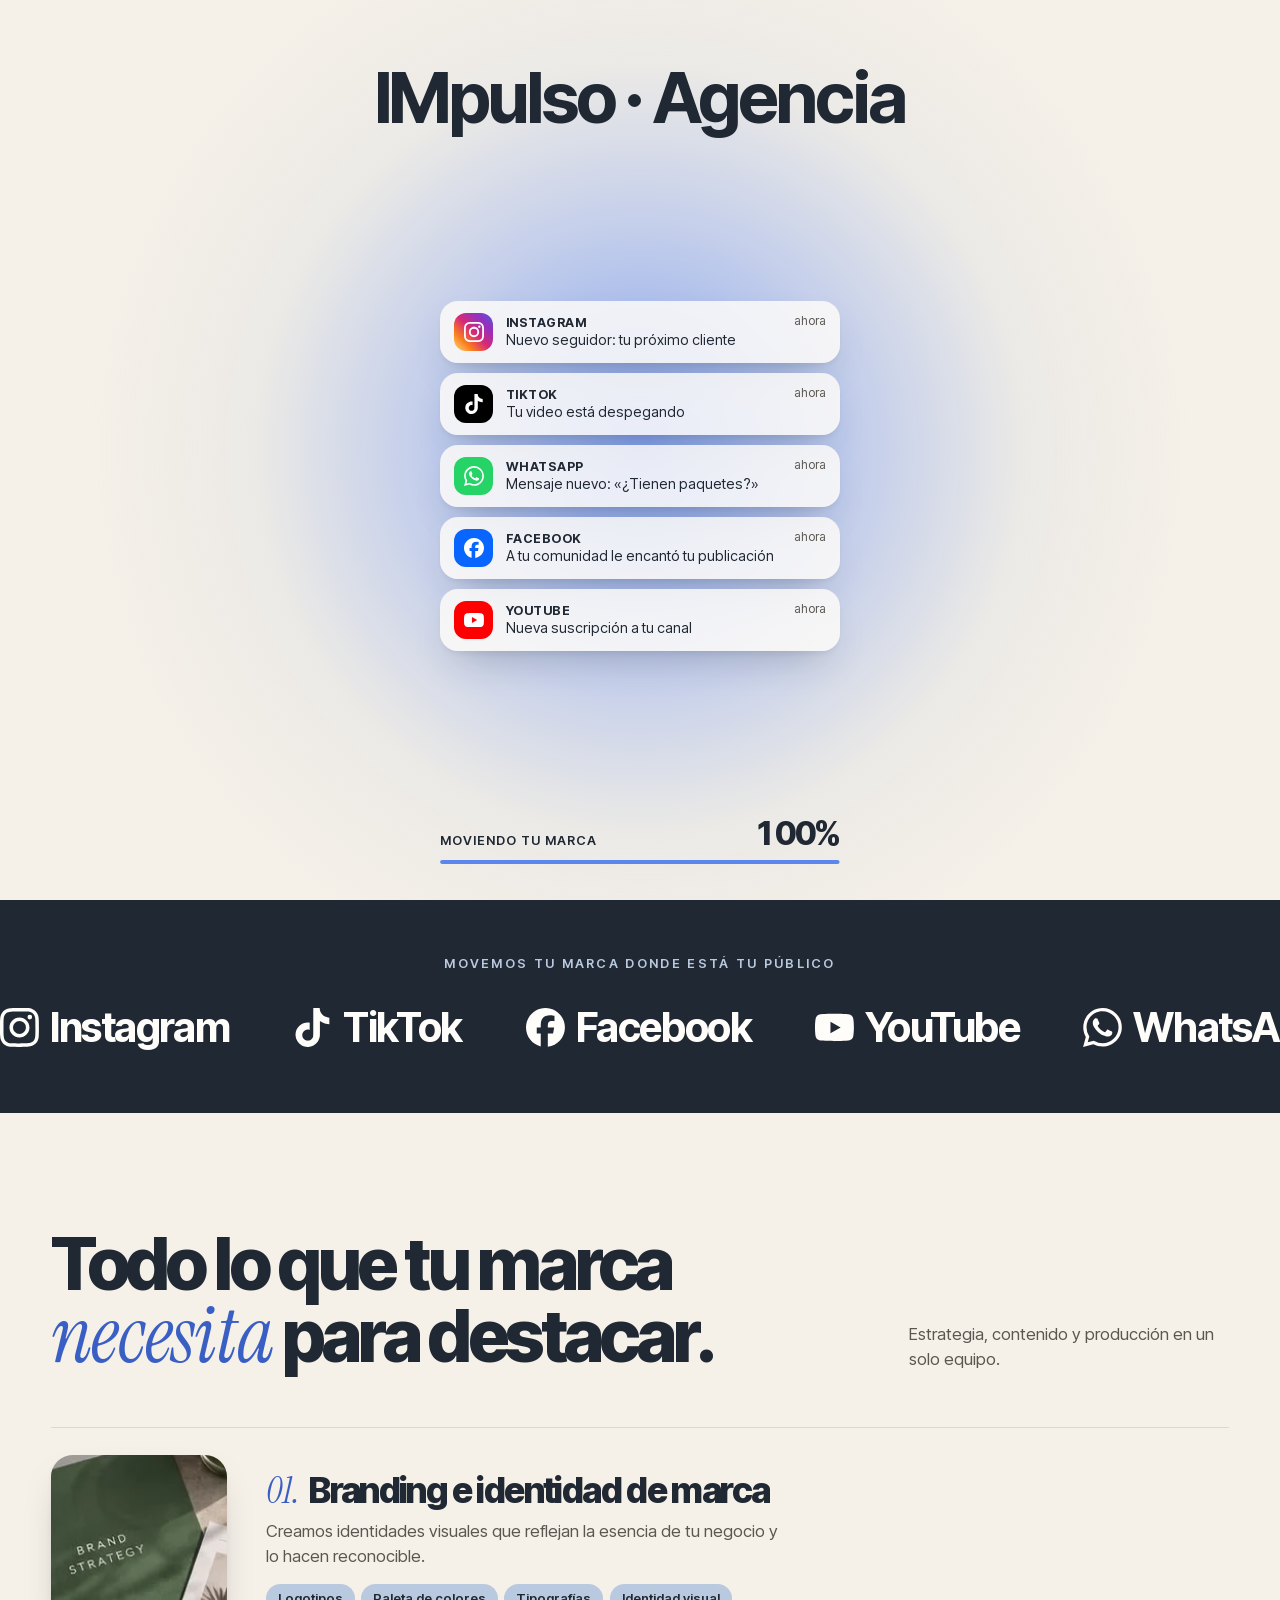
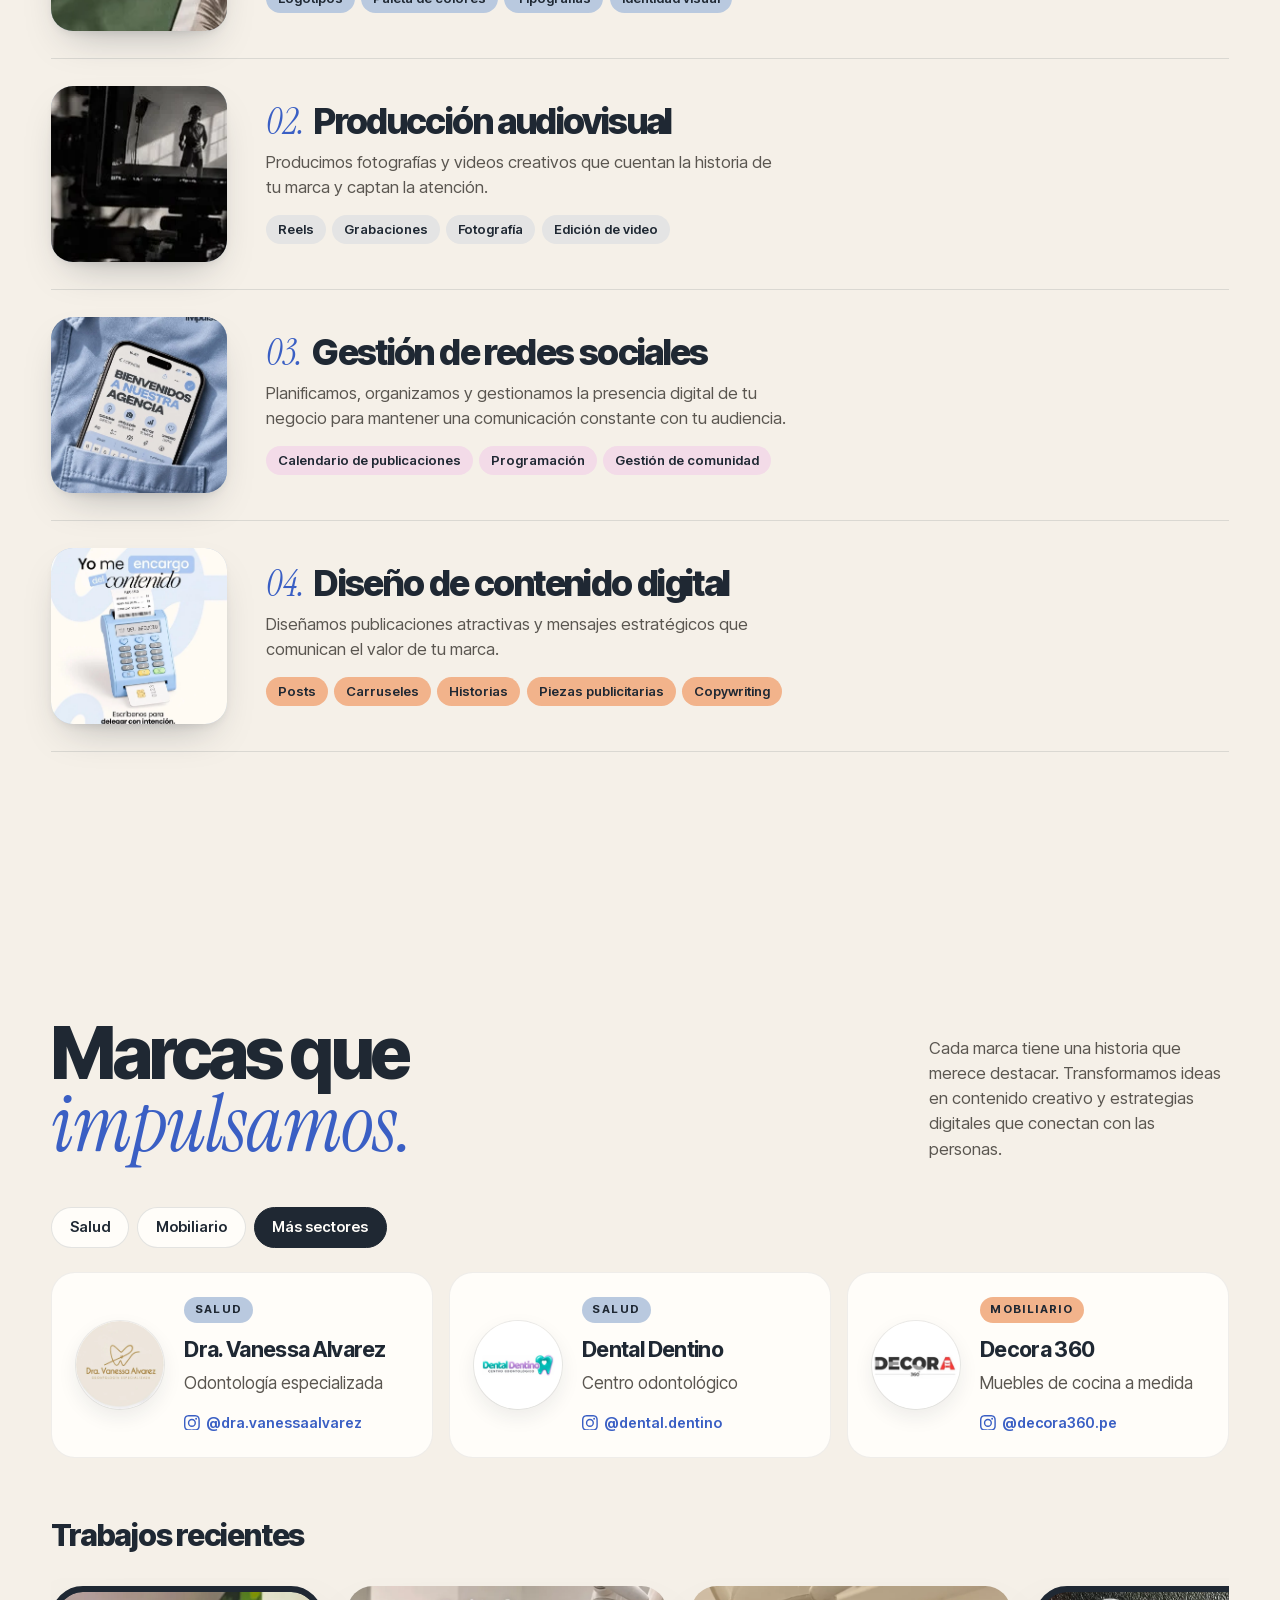
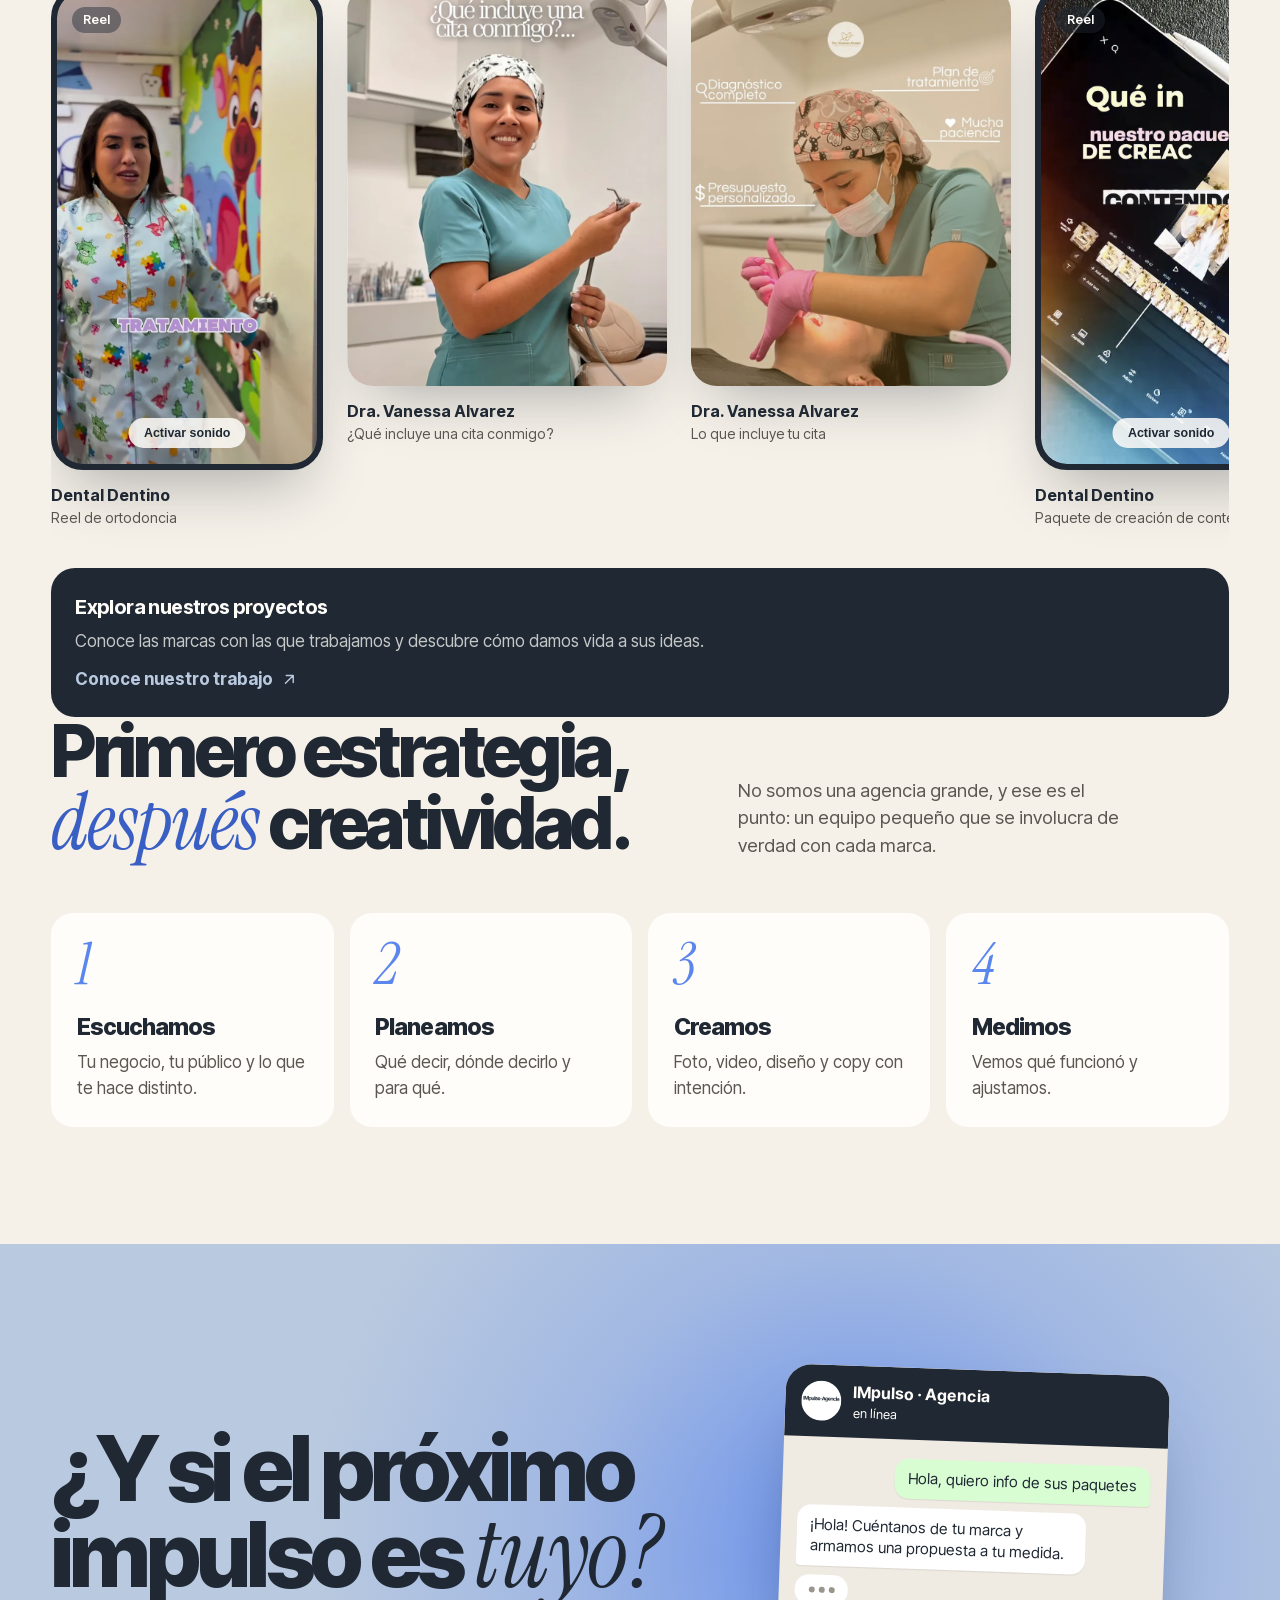
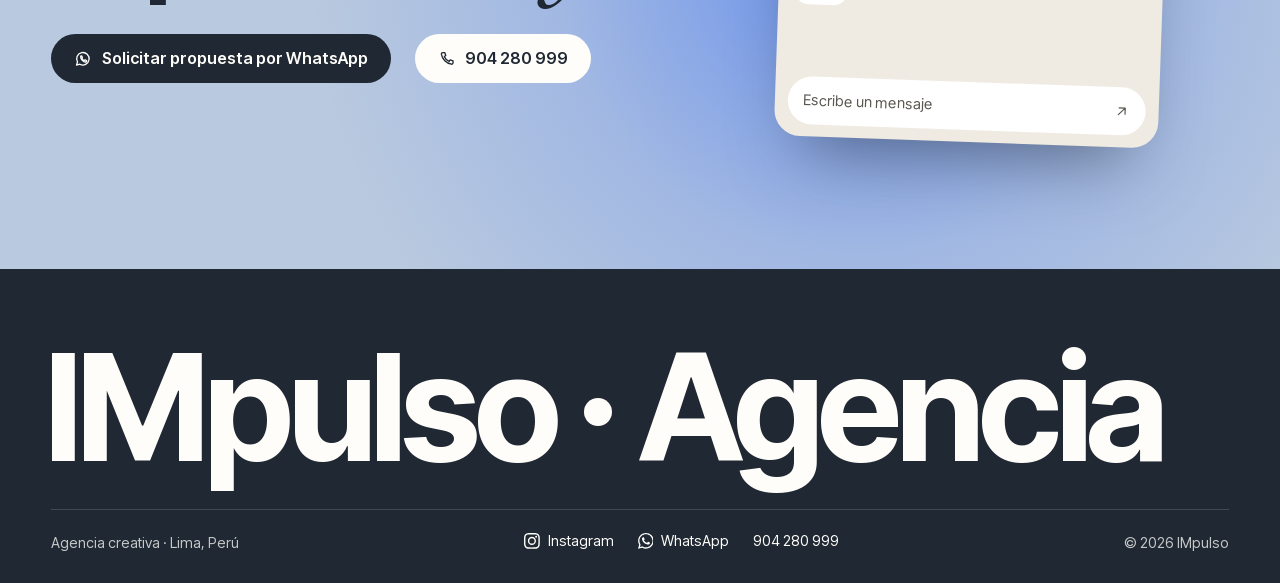
<file: index.html>
<!DOCTYPE html><html lang="es" class="SWhvQq_variable blaeUG_variable" data-intro="cargando"><head><meta charSet="utf-8"/><meta name="viewport" content="width=device-width, initial-scale=1"/><link rel="preload" href="/_next/static/media/4a0b7dd978568ff2-s.p.3fofz6dws3mg0.woff2" as="font" crossorigin="" type="font/woff2"/><link rel="preload" href="/_next/static/media/d902bc2bfdd0a4cb-s.p.1g73gv09-xcb6.woff2" as="font" crossorigin="" type="font/woff2"/><link rel="preload" href="/_next/static/media/e63b65bb308a9351-s.p.3j3877k49yy0l.woff2" as="font" crossorigin="" type="font/woff2"/><link rel="preload" href="/img/mood-estudio.webp" as="image"/><link rel="preload" href="/img/avatar.webp" as="image"/><link rel="preload" href="/img/post-no-somos.webp" as="image"/><link rel="preload" href="/img/post-encargo.webp" as="image"/><link rel="preload" href="/img/post-servicios.webp" as="image"/><link rel="preload" href="/img/post-bienvenidos.webp" as="image"/><link rel="preload" href="/img/post-equipo.webp" as="image"/><link rel="preload" href="/img/post-proposito.webp" as="image"/><link rel="preload" href="/img/mood-billboard.webp" as="image"/><link rel="preload" href="/img/mood-libro.webp" as="image"/><link rel="stylesheet" href="/_next/static/chunks/081gjzyf9c7sw.css" data-precedence="next"/><link rel="preload" as="script" fetchPriority="low" href="/_next/static/chunks/3cfn99dbrcvvp.js"/><script src="/_next/static/chunks/24oq267qibdq3.js" async=""></script><script src="/_next/static/chunks/3wbm-994r45kr.js" async=""></script><script src="/_next/static/chunks/turbopack-3-ry682tkyiqk.js" async=""></script><script src="/_next/static/chunks/0umf92h1sb77c.js" async=""></script><script src="/_next/static/chunks/0te2sgf8iyfj4.js" async=""></script><link rel="preload" href="/img/mood-camara.webp" as="image"/><link rel="preload" href="/img/mood-direccion.webp" as="image"/><link rel="preload" href="/img/mood-collage.webp" as="image"/><link rel="preload" as="image" href="/img/marca-vanessa.webp"/><link rel="preload" as="image" href="/img/marca-dentino.webp"/><link rel="preload" as="image" href="/img/marca-decora.webp"/><meta name="next-size-adjust" content=""/><meta name="theme-color" content="#f5f0e8"/><title>IMpulso · Agencia creativa en Lima</title><meta name="description" content="Transformamos ideas en marcas con propósito. Estrategia de marca, producción audiovisual, gestión de redes sociales y contenido digital en Lima, Perú."/><meta property="og:title" content="IMpulso · Agencia creativa"/><meta property="og:description" content="Ideas que mueven marcas. ¿Y si el próximo impulso es tuyo?"/><meta property="og:locale" content="es_PE"/><meta property="og:image" content="https://impulsoagencia.pe/opengraph.jpg"/><meta property="og:type" content="website"/><meta name="twitter:card" content="summary_large_image"/><meta name="twitter:title" content="IMpulso · Agencia creativa"/><meta name="twitter:description" content="Ideas que mueven marcas. ¿Y si el próximo impulso es tuyo?"/><meta name="twitter:image" content="https://impulsoagencia.pe/opengraph.jpg"/><link rel="icon" href="/icon.svg?icon.154te3hny59r0.svg" sizes="any" type="image/svg+xml"/><script src="/_next/static/chunks/0cz1d0mv5g_q7.js" noModule=""></script></head><body><div hidden=""><!--$--><!--/$--></div><noscript><style>html body{overflow:auto!important}.cargador{display:none!important}.entra,.revela,.pieza,.escena__luz,.metricas__barras i,.chat .chat__burbuja,.chat .chat__escribiendo{opacity:1!important;transform:none!important;scale:none!important}</style></noscript><div class="cargador" data-fase="cargando" role="status" aria-label="Cargando IMpulso"><span class="cargador__luz" aria-hidden="true"></span><p class="cargador__marca" aria-hidden="true"><span class="logo">IMpulso<span class="logo__punto" aria-hidden="true"></span>Agencia</span></p><ul class="cargador__avisos" aria-hidden="true"><li style="--i:0"><span class="cargador__icono"><svg viewBox="0 0 24 24" aria-hidden="true"><path d="M7.0301.084c-1.2768.0602-2.1487.264-2.911.5634-.7888.3075-1.4575.72-2.1228 1.3877-.6652.6677-1.075 1.3368-1.3802 2.127-.2954.7638-.4956 1.6365-.552 2.914-.0564 1.2775-.0689 1.6882-.0626 4.947.0062 3.2586.0206 3.6671.0825 4.9473.061 1.2765.264 2.1482.5635 2.9107.308.7889.72 1.4573 1.388 2.1228.6679.6655 1.3365 1.0743 2.1285 1.38.7632.295 1.6361.4961 2.9134.552 1.2773.056 1.6884.069 4.9462.0627 3.2578-.0062 3.668-.0207 4.9478-.0814 1.28-.0607 2.147-.2652 2.9098-.5633.7889-.3086 1.4578-.72 2.1228-1.3881.665-.6682 1.0745-1.3378 1.3795-2.1284.2957-.7632.4966-1.636.552-2.9124.056-1.2809.0692-1.6898.063-4.948-.0063-3.2583-.021-3.6668-.0817-4.9465-.0607-1.2797-.264-2.1487-.5633-2.9117-.3084-.7889-.72-1.4568-1.3876-2.1228C21.2982 1.33 20.628.9208 19.8378.6165 19.074.321 18.2017.1197 16.9244.0645 15.6471.0093 15.236-.005 11.977.0014 8.718.0076 8.31.0215 7.0301.0839m.1402 21.6932c-1.17-.0509-1.8053-.2453-2.2287-.408-.5606-.216-.96-.4771-1.3819-.895-.422-.4178-.6811-.8186-.9-1.378-.1644-.4234-.3624-1.058-.4171-2.228-.0595-1.2645-.072-1.6442-.079-4.848-.007-3.2037.0053-3.583.0607-4.848.05-1.169.2456-1.805.408-2.2282.216-.5613.4762-.96.895-1.3816.4188-.4217.8184-.6814 1.3783-.9003.423-.1651 1.0575-.3614 2.227-.4171 1.2655-.06 1.6447-.072 4.848-.079 3.2033-.007 3.5835.005 4.8495.0608 1.169.0508 1.8053.2445 2.228.408.5608.216.96.4754 1.3816.895.4217.4194.6816.8176.9005 1.3787.1653.4217.3617 1.056.4169 2.2263.0602 1.2655.0739 1.645.0796 4.848.0058 3.203-.0055 3.5834-.061 4.848-.051 1.17-.245 1.8055-.408 2.2294-.216.5604-.4763.96-.8954 1.3814-.419.4215-.8181.6811-1.3783.9-.4224.1649-1.0577.3617-2.2262.4174-1.2656.0595-1.6448.072-4.8493.079-3.2045.007-3.5825-.006-4.848-.0608M16.953 5.5864A1.44 1.44 0 1 0 18.39 4.144a1.44 1.44 0 0 0-1.437 1.4424M5.8385 12.012c.0067 3.4032 2.7706 6.1557 6.173 6.1493 3.4026-.0065 6.157-2.7701 6.1506-6.1733-.0065-3.4032-2.771-6.1565-6.174-6.1498-3.403.0067-6.156 2.771-6.1496 6.1738M8 12.0077a4 4 0 1 1 4.008 3.9921A3.9996 3.9996 0 0 1 8 12.0077" fill="#fff"></path></svg></span><span><strong>Instagram</strong>Nuevo seguidor: tu próximo cliente</span><time>ahora</time></li><li style="--i:1"><span class="cargador__icono"><svg viewBox="0 0 24 24" aria-hidden="true"><path d="M12.525.02c1.31-.02 2.61-.01 3.91-.02.08 1.53.63 3.09 1.75 4.17 1.12 1.11 2.7 1.62 4.24 1.79v4.03c-1.44-.05-2.89-.35-4.2-.97-.57-.26-1.1-.59-1.62-.93-.01 2.92.01 5.84-.02 8.75-.08 1.4-.54 2.79-1.35 3.94-1.31 1.92-3.58 3.17-5.91 3.21-1.43.08-2.86-.31-4.08-1.03-2.02-1.19-3.44-3.37-3.65-5.71-.02-.5-.03-1-.01-1.49.18-1.9 1.12-3.72 2.58-4.96 1.66-1.44 3.98-2.13 6.15-1.72.02 1.48-.04 2.96-.04 4.44-.99-.32-2.15-.23-3.02.37-.63.41-1.11 1.04-1.36 1.75-.21.51-.15 1.07-.14 1.61.24 1.64 1.82 3.02 3.5 2.87 1.12-.01 2.19-.66 2.77-1.61.19-.33.4-.67.41-1.06.1-1.79.06-3.57.07-5.36.01-4.03-.01-8.05.02-12.07z" fill="#fff"></path></svg></span><span><strong>TikTok</strong>Tu video está despegando</span><time>ahora</time></li><li style="--i:2"><span class="cargador__icono"><svg viewBox="0 0 24 24" aria-hidden="true"><path d="M17.472 14.382c-.297-.149-1.758-.867-2.03-.967-.273-.099-.471-.148-.67.15-.197.297-.767.966-.94 1.164-.173.199-.347.223-.644.075-.297-.15-1.255-.463-2.39-1.475-.883-.788-1.48-1.761-1.653-2.059-.173-.297-.018-.458.13-.606.134-.133.298-.347.446-.52.149-.174.198-.298.298-.497.099-.198.05-.371-.025-.52-.075-.149-.669-1.612-.916-2.207-.242-.579-.487-.5-.669-.51-.173-.008-.371-.01-.57-.01-.198 0-.52.074-.792.372-.272.297-1.04 1.016-1.04 2.479 0 1.462 1.065 2.875 1.213 3.074.149.198 2.096 3.2 5.077 4.487.709.306 1.262.489 1.694.625.712.227 1.36.195 1.871.118.571-.085 1.758-.719 2.006-1.413.248-.694.248-1.289.173-1.413-.074-.124-.272-.198-.57-.347m-5.421 7.403h-.004a9.87 9.87 0 01-5.031-1.378l-.361-.214-3.741.982.998-3.648-.235-.374a9.86 9.86 0 01-1.51-5.26c.001-5.45 4.436-9.884 9.888-9.884 2.64 0 5.122 1.03 6.988 2.898a9.825 9.825 0 012.893 6.994c-.003 5.45-4.437 9.884-9.885 9.884m8.413-18.297A11.815 11.815 0 0012.05 0C5.495 0 .16 5.335.157 11.892c0 2.096.547 4.142 1.588 5.945L.057 24l6.305-1.654a11.882 11.882 0 005.683 1.448h.005c6.554 0 11.89-5.335 11.893-11.893a11.821 11.821 0 00-3.48-8.413Z" fill="#fff"></path></svg></span><span><strong>WhatsApp</strong>Mensaje nuevo: «¿Tienen paquetes?»</span><time>ahora</time></li><li style="--i:3"><span class="cargador__icono"><svg viewBox="0 0 24 24" aria-hidden="true"><path d="M9.101 23.691v-7.98H6.627v-3.667h2.474v-1.58c0-4.085 1.848-5.978 5.858-5.978.401 0 .955.042 1.468.103a8.68 8.68 0 0 1 1.141.195v3.325a8.623 8.623 0 0 0-.653-.036 26.805 26.805 0 0 0-.733-.009c-.707 0-1.259.096-1.675.309a1.686 1.686 0 0 0-.679.622c-.258.42-.374.995-.374 1.752v1.297h3.919l-.386 2.103-.287 1.564h-3.246v8.245C19.396 23.238 24 18.179 24 12.044c0-6.627-5.373-12-12-12s-12 5.373-12 12c0 5.628 3.874 10.35 9.101 11.647Z" fill="#fff"></path></svg></span><span><strong>Facebook</strong>A tu comunidad le encantó tu publicación</span><time>ahora</time></li><li style="--i:4"><span class="cargador__icono"><svg viewBox="0 0 24 24" aria-hidden="true"><path d="M23.498 6.186a3.016 3.016 0 0 0-2.122-2.136C19.505 3.545 12 3.545 12 3.545s-7.505 0-9.377.505A3.017 3.017 0 0 0 .502 6.186C0 8.07 0 12 0 12s0 3.93.502 5.814a3.016 3.016 0 0 0 2.122 2.136c1.871.505 9.376.505 9.376.505s7.505 0 9.377-.505a3.015 3.015 0 0 0 2.122-2.136C24 15.93 24 12 24 12s0-3.93-.502-5.814zM9.545 15.568V8.432L15.818 12l-6.273 3.568z" fill="#fff"></path></svg></span><span><strong>YouTube</strong>Nueva suscripción a tu canal</span><time>ahora</time></li></ul><div class="cargador__pie" aria-hidden="true"><span>Moviendo tu marca</span><span class="cargador__numero"><span>0</span>%</span><span class="cargador__barra"><span></span></span></div></div><header class="nav"><a href="#inicio" class="nav__marca" aria-label="IMpulso Agencia, ir al inicio"><span class="logo">IMpulso<span class="logo__punto" aria-hidden="true"></span>Agencia</span></a><nav aria-label="Secciones"><a href="#servicios">Servicios</a><a href="#proyectos">Proyectos</a><a href="#proceso">Proceso</a></nav><a href="https://wa.me/message/RGYCXITP77EBE1" class="boton boton--chico" target="_blank" rel="noopener noreferrer"><svg class="icono" viewBox="0 0 24 24" fill="none" stroke="currentColor" stroke-width="1.8" stroke-linecap="round" stroke-linejoin="round" aria-hidden="true"><path d="M3.5 20.5l1.3-4.2A8.5 8.5 0 1 1 8 19.4z"></path><path d="M9 8.6c.2-.5.5-.6.8-.6h.5c.2 0 .4.1.5.4l.7 1.6c.1.2 0 .5-.1.7l-.5.6c-.1.1-.1.3 0 .5.6 1.1 1.4 1.9 2.5 2.5.2.1.4.1.5 0l.6-.6c.2-.2.4-.2.7-.1l1.6.7c.3.1.4.3.4.5v.5c0 .3-.1.6-.6.8-.6.3-1.6.5-3-.2a9 9 0 0 1-3.9-3.9c-.7-1.4-.5-2.4-.2-3z"></path></svg>Cotizar</a></header><main><section class="hero" id="inicio"><div class="hero__texto"><h1 class="hero__titulo"><span class="linea"><span class="entra" style="--d:0">Ideas que</span></span><span class="linea"><span class="entra" style="--d:1"><span class="pastilla">mueven</span></span></span><span class="linea"><span class="entra serif" style="--d:2">marcas.</span></span></h1><p class="hero__bajada entra" style="--d:3">Transformamos ideas en marcas que conectan. Combinamos estrategia, creatividad y contenido digital para impulsar negocios que quieren destacar, crecer y dejar huella.</p><div class="acciones entra" style="--d:4"><a href="https://wa.me/message/RGYCXITP77EBE1" class="boton" target="_blank" rel="noopener noreferrer">Hablemos de tu marca<svg class="icono" viewBox="0 0 24 24" fill="none" stroke="currentColor" stroke-width="1.8" stroke-linecap="round" stroke-linejoin="round" aria-hidden="true"><path d="M7 17 17 7M8 7h9v9"></path></svg></a><a href="#servicios" class="enlace">Explorar servicios</a></div></div><div class="escena" aria-hidden="true"><span class="escena__luz"></span><div class="pieza visor" data-prof="0.6" style="--d:1"><div class="visor__foto"><img src="/img/mood-estudio.webp" alt=""/></div><span class="visor__rec">REC</span><span class="visor__dato">4K · 24fps</span></div><div class="pieza telefono" data-prof="0.25" style="--d:0"><div class="telefono__pantalla"><div class="ig__barra"><span>impulso.agencia.creativa</span></div><div class="ig__perfil"><img class="ig__avatar" src="/img/avatar.webp" alt=""/><span class="ig__bio"><strong>IMpulso · Agencia</strong>Ideas que mueven marcas</span></div><span class="ig__boton">Seguir</span><div class="ig__grid"><img src="/img/post-no-somos.webp" alt=""/><img src="/img/post-encargo.webp" alt=""/><img src="/img/post-servicios.webp" alt=""/><img src="/img/post-bienvenidos.webp" alt=""/><img src="/img/post-equipo.webp" alt=""/><img src="/img/post-proposito.webp" alt=""/><img src="/img/mood-billboard.webp" alt=""/><img src="/img/mood-libro.webp" alt=""/><img src="/img/mood-camara.webp" alt=""/><img src="/img/mood-direccion.webp" alt=""/><img src="/img/mood-estudio.webp" alt=""/><img src="/img/mood-collage.webp" alt=""/></div></div></div><div class="pieza aviso aviso--a" data-prof="1" style="--d:3"><span class="aviso__icono aviso__icono--ig"><svg viewBox="0 0 24 24" aria-hidden="true"><path d="M7.0301.084c-1.2768.0602-2.1487.264-2.911.5634-.7888.3075-1.4575.72-2.1228 1.3877-.6652.6677-1.075 1.3368-1.3802 2.127-.2954.7638-.4956 1.6365-.552 2.914-.0564 1.2775-.0689 1.6882-.0626 4.947.0062 3.2586.0206 3.6671.0825 4.9473.061 1.2765.264 2.1482.5635 2.9107.308.7889.72 1.4573 1.388 2.1228.6679.6655 1.3365 1.0743 2.1285 1.38.7632.295 1.6361.4961 2.9134.552 1.2773.056 1.6884.069 4.9462.0627 3.2578-.0062 3.668-.0207 4.9478-.0814 1.28-.0607 2.147-.2652 2.9098-.5633.7889-.3086 1.4578-.72 2.1228-1.3881.665-.6682 1.0745-1.3378 1.3795-2.1284.2957-.7632.4966-1.636.552-2.9124.056-1.2809.0692-1.6898.063-4.948-.0063-3.2583-.021-3.6668-.0817-4.9465-.0607-1.2797-.264-2.1487-.5633-2.9117-.3084-.7889-.72-1.4568-1.3876-2.1228C21.2982 1.33 20.628.9208 19.8378.6165 19.074.321 18.2017.1197 16.9244.0645 15.6471.0093 15.236-.005 11.977.0014 8.718.0076 8.31.0215 7.0301.0839m.1402 21.6932c-1.17-.0509-1.8053-.2453-2.2287-.408-.5606-.216-.96-.4771-1.3819-.895-.422-.4178-.6811-.8186-.9-1.378-.1644-.4234-.3624-1.058-.4171-2.228-.0595-1.2645-.072-1.6442-.079-4.848-.007-3.2037.0053-3.583.0607-4.848.05-1.169.2456-1.805.408-2.2282.216-.5613.4762-.96.895-1.3816.4188-.4217.8184-.6814 1.3783-.9003.423-.1651 1.0575-.3614 2.227-.4171 1.2655-.06 1.6447-.072 4.848-.079 3.2033-.007 3.5835.005 4.8495.0608 1.169.0508 1.8053.2445 2.228.408.5608.216.96.4754 1.3816.895.4217.4194.6816.8176.9005 1.3787.1653.4217.3617 1.056.4169 2.2263.0602 1.2655.0739 1.645.0796 4.848.0058 3.203-.0055 3.5834-.061 4.848-.051 1.17-.245 1.8055-.408 2.2294-.216.5604-.4763.96-.8954 1.3814-.419.4215-.8181.6811-1.3783.9-.4224.1649-1.0577.3617-2.2262.4174-1.2656.0595-1.6448.072-4.8493.079-3.2045.007-3.5825-.006-4.848-.0608M16.953 5.5864A1.44 1.44 0 1 0 18.39 4.144a1.44 1.44 0 0 0-1.437 1.4424M5.8385 12.012c.0067 3.4032 2.7706 6.1557 6.173 6.1493 3.4026-.0065 6.157-2.7701 6.1506-6.1733-.0065-3.4032-2.771-6.1565-6.174-6.1498-3.403.0067-6.156 2.771-6.1496 6.1738M8 12.0077a4 4 0 1 1 4.008 3.9921A3.9996 3.9996 0 0 1 8 12.0077" fill="#fff"></path></svg></span><span><strong>Nuevo seguidor</strong>tu próximo cliente</span></div><div class="pieza aviso aviso--b" data-prof="0.9" style="--d:5"><span class="aviso__icono aviso__icono--wa"><svg viewBox="0 0 24 24" aria-hidden="true"><path d="M17.472 14.382c-.297-.149-1.758-.867-2.03-.967-.273-.099-.471-.148-.67.15-.197.297-.767.966-.94 1.164-.173.199-.347.223-.644.075-.297-.15-1.255-.463-2.39-1.475-.883-.788-1.48-1.761-1.653-2.059-.173-.297-.018-.458.13-.606.134-.133.298-.347.446-.52.149-.174.198-.298.298-.497.099-.198.05-.371-.025-.52-.075-.149-.669-1.612-.916-2.207-.242-.579-.487-.5-.669-.51-.173-.008-.371-.01-.57-.01-.198 0-.52.074-.792.372-.272.297-1.04 1.016-1.04 2.479 0 1.462 1.065 2.875 1.213 3.074.149.198 2.096 3.2 5.077 4.487.709.306 1.262.489 1.694.625.712.227 1.36.195 1.871.118.571-.085 1.758-.719 2.006-1.413.248-.694.248-1.289.173-1.413-.074-.124-.272-.198-.57-.347m-5.421 7.403h-.004a9.87 9.87 0 01-5.031-1.378l-.361-.214-3.741.982.998-3.648-.235-.374a9.86 9.86 0 01-1.51-5.26c.001-5.45 4.436-9.884 9.888-9.884 2.64 0 5.122 1.03 6.988 2.898a9.825 9.825 0 012.893 6.994c-.003 5.45-4.437 9.884-9.885 9.884m8.413-18.297A11.815 11.815 0 0012.05 0C5.495 0 .16 5.335.157 11.892c0 2.096.547 4.142 1.588 5.945L.057 24l6.305-1.654a11.882 11.882 0 005.683 1.448h.005c6.554 0 11.89-5.335 11.893-11.893a11.821 11.821 0 00-3.48-8.413Z" fill="#fff"></path></svg></span><span><strong>Mensaje nuevo</strong>«¿Tienen paquetes?»</span></div><div class="pieza megafono" data-prof="1.2" style="--d:4"><svg viewBox="0 0 160 120" aria-hidden="true"><g class="megafono__ondas" fill="none" stroke="var(--azul)" stroke-width="6" stroke-linecap="round"><path d="M122 38c8 6 12 14 12 22s-4 16-12 22"></path><path d="M136 24c13 10 20 23 20 36s-7 26-20 36"></path></g><path d="M46 70l10 34a7 7 0 0 0 9 5l8-3a7 7 0 0 0 4-9l-9-27z" fill="var(--tinta)"></path><path d="M30 42 96 12v96L30 78z" fill="var(--durazno)"></path><path d="M30 42 96 12v18L30 52z" fill="#fff" opacity=".35"></path><ellipse cx="96" cy="60" rx="12" ry="48" fill="#e59a6c"></ellipse><ellipse cx="96" cy="60" rx="6" ry="34" fill="var(--tinta)" opacity=".85"></ellipse><rect x="8" y="40" width="28" height="40" rx="9" fill="var(--tinta)"></rect><rect x="14" y="48" width="6" height="24" rx="3" fill="var(--cielo)"></rect></svg></div><div class="pieza metricas" data-prof="0.7" style="--d:6"><span class="metricas__titulo">Alcance</span><span class="metricas__barras"><i style="--h:32%;--i:0"></i><i style="--h:45%;--i:1"></i><i style="--h:38%;--i:2"></i><i style="--h:58%;--i:3"></i><i style="--h:70%;--i:4"></i><i style="--h:64%;--i:5"></i><i style="--h:92%;--i:6"></i></span><span class="metricas__pie">Lun — Dom</span></div><figure class="pieza polaroid" data-prof="0.5" style="--d:7"><img src="/img/mood-collage.webp" alt=""/><figcaption>Campaña · moodboard</figcaption></figure><span class="pieza burbuja burbuja--tt" data-prof="1.4" style="--d:8"><svg viewBox="0 0 24 24" aria-hidden="true"><path d="M12.525.02c1.31-.02 2.61-.01 3.91-.02.08 1.53.63 3.09 1.75 4.17 1.12 1.11 2.7 1.62 4.24 1.79v4.03c-1.44-.05-2.89-.35-4.2-.97-.57-.26-1.1-.59-1.62-.93-.01 2.92.01 5.84-.02 8.75-.08 1.4-.54 2.79-1.35 3.94-1.31 1.92-3.58 3.17-5.91 3.21-1.43.08-2.86-.31-4.08-1.03-2.02-1.19-3.44-3.37-3.65-5.71-.02-.5-.03-1-.01-1.49.18-1.9 1.12-3.72 2.58-4.96 1.66-1.44 3.98-2.13 6.15-1.72.02 1.48-.04 2.96-.04 4.44-.99-.32-2.15-.23-3.02.37-.63.41-1.11 1.04-1.36 1.75-.21.51-.15 1.07-.14 1.61.24 1.64 1.82 3.02 3.5 2.87 1.12-.01 2.19-.66 2.77-1.61.19-.33.4-.67.41-1.06.1-1.79.06-3.57.07-5.36.01-4.03-.01-8.05.02-12.07z" fill="#fff"></path></svg></span><span class="pieza burbuja burbuja--yt" data-prof="1.1" style="--d:9"><svg viewBox="0 0 24 24" aria-hidden="true"><path d="M23.498 6.186a3.016 3.016 0 0 0-2.122-2.136C19.505 3.545 12 3.545 12 3.545s-7.505 0-9.377.505A3.017 3.017 0 0 0 .502 6.186C0 8.07 0 12 0 12s0 3.93.502 5.814a3.016 3.016 0 0 0 2.122 2.136c1.871.505 9.376.505 9.376.505s7.505 0 9.377-.505a3.015 3.015 0 0 0 2.122-2.136C24 15.93 24 12 24 12s0-3.93-.502-5.814zM9.545 15.568V8.432L15.818 12l-6.273 3.568z" fill="#fff"></path></svg></span><span class="pieza burbuja burbuja--fb" data-prof="0.8" style="--d:10"><svg viewBox="0 0 24 24" aria-hidden="true"><path d="M9.101 23.691v-7.98H6.627v-3.667h2.474v-1.58c0-4.085 1.848-5.978 5.858-5.978.401 0 .955.042 1.468.103a8.68 8.68 0 0 1 1.141.195v3.325a8.623 8.623 0 0 0-.653-.036 26.805 26.805 0 0 0-.733-.009c-.707 0-1.259.096-1.675.309a1.686 1.686 0 0 0-.679.622c-.258.42-.374.995-.374 1.752v1.297h3.919l-.386 2.103-.287 1.564h-3.246v8.245C19.396 23.238 24 18.179 24 12.044c0-6.627-5.373-12-12-12s-12 5.373-12 12c0 5.628 3.874 10.35 9.101 11.647Z" fill="#fff"></path></svg></span><span class="pieza hashtag hashtag--a" data-prof="1.3" style="--d:6">#IdentidadDeMarca</span><span class="pieza hashtag hashtag--b" data-prof="0.9" style="--d:8">#MarketingDigital</span></div></section><section class="redes" aria-label="Redes donde movemos tu marca"><p class="redes__titulo">Movemos tu marca donde está tu público</p><div class="redes__cinta"><div class="redes__pista"><ul><li><svg viewBox="0 0 24 24" aria-hidden="true"><path d="M7.0301.084c-1.2768.0602-2.1487.264-2.911.5634-.7888.3075-1.4575.72-2.1228 1.3877-.6652.6677-1.075 1.3368-1.3802 2.127-.2954.7638-.4956 1.6365-.552 2.914-.0564 1.2775-.0689 1.6882-.0626 4.947.0062 3.2586.0206 3.6671.0825 4.9473.061 1.2765.264 2.1482.5635 2.9107.308.7889.72 1.4573 1.388 2.1228.6679.6655 1.3365 1.0743 2.1285 1.38.7632.295 1.6361.4961 2.9134.552 1.2773.056 1.6884.069 4.9462.0627 3.2578-.0062 3.668-.0207 4.9478-.0814 1.28-.0607 2.147-.2652 2.9098-.5633.7889-.3086 1.4578-.72 2.1228-1.3881.665-.6682 1.0745-1.3378 1.3795-2.1284.2957-.7632.4966-1.636.552-2.9124.056-1.2809.0692-1.6898.063-4.948-.0063-3.2583-.021-3.6668-.0817-4.9465-.0607-1.2797-.264-2.1487-.5633-2.9117-.3084-.7889-.72-1.4568-1.3876-2.1228C21.2982 1.33 20.628.9208 19.8378.6165 19.074.321 18.2017.1197 16.9244.0645 15.6471.0093 15.236-.005 11.977.0014 8.718.0076 8.31.0215 7.0301.0839m.1402 21.6932c-1.17-.0509-1.8053-.2453-2.2287-.408-.5606-.216-.96-.4771-1.3819-.895-.422-.4178-.6811-.8186-.9-1.378-.1644-.4234-.3624-1.058-.4171-2.228-.0595-1.2645-.072-1.6442-.079-4.848-.007-3.2037.0053-3.583.0607-4.848.05-1.169.2456-1.805.408-2.2282.216-.5613.4762-.96.895-1.3816.4188-.4217.8184-.6814 1.3783-.9003.423-.1651 1.0575-.3614 2.227-.4171 1.2655-.06 1.6447-.072 4.848-.079 3.2033-.007 3.5835.005 4.8495.0608 1.169.0508 1.8053.2445 2.228.408.5608.216.96.4754 1.3816.895.4217.4194.6816.8176.9005 1.3787.1653.4217.3617 1.056.4169 2.2263.0602 1.2655.0739 1.645.0796 4.848.0058 3.203-.0055 3.5834-.061 4.848-.051 1.17-.245 1.8055-.408 2.2294-.216.5604-.4763.96-.8954 1.3814-.419.4215-.8181.6811-1.3783.9-.4224.1649-1.0577.3617-2.2262.4174-1.2656.0595-1.6448.072-4.8493.079-3.2045.007-3.5825-.006-4.848-.0608M16.953 5.5864A1.44 1.44 0 1 0 18.39 4.144a1.44 1.44 0 0 0-1.437 1.4424M5.8385 12.012c.0067 3.4032 2.7706 6.1557 6.173 6.1493 3.4026-.0065 6.157-2.7701 6.1506-6.1733-.0065-3.4032-2.771-6.1565-6.174-6.1498-3.403.0067-6.156 2.771-6.1496 6.1738M8 12.0077a4 4 0 1 1 4.008 3.9921A3.9996 3.9996 0 0 1 8 12.0077" fill="currentColor"></path></svg>Instagram</li><li><svg viewBox="0 0 24 24" aria-hidden="true"><path d="M12.525.02c1.31-.02 2.61-.01 3.91-.02.08 1.53.63 3.09 1.75 4.17 1.12 1.11 2.7 1.62 4.24 1.79v4.03c-1.44-.05-2.89-.35-4.2-.97-.57-.26-1.1-.59-1.62-.93-.01 2.92.01 5.84-.02 8.75-.08 1.4-.54 2.79-1.35 3.94-1.31 1.92-3.58 3.17-5.91 3.21-1.43.08-2.86-.31-4.08-1.03-2.02-1.19-3.44-3.37-3.65-5.71-.02-.5-.03-1-.01-1.49.18-1.9 1.12-3.72 2.58-4.96 1.66-1.44 3.98-2.13 6.15-1.72.02 1.48-.04 2.96-.04 4.44-.99-.32-2.15-.23-3.02.37-.63.41-1.11 1.04-1.36 1.75-.21.51-.15 1.07-.14 1.61.24 1.64 1.82 3.02 3.5 2.87 1.12-.01 2.19-.66 2.77-1.61.19-.33.4-.67.41-1.06.1-1.79.06-3.57.07-5.36.01-4.03-.01-8.05.02-12.07z" fill="currentColor"></path></svg>TikTok</li><li><svg viewBox="0 0 24 24" aria-hidden="true"><path d="M9.101 23.691v-7.98H6.627v-3.667h2.474v-1.58c0-4.085 1.848-5.978 5.858-5.978.401 0 .955.042 1.468.103a8.68 8.68 0 0 1 1.141.195v3.325a8.623 8.623 0 0 0-.653-.036 26.805 26.805 0 0 0-.733-.009c-.707 0-1.259.096-1.675.309a1.686 1.686 0 0 0-.679.622c-.258.42-.374.995-.374 1.752v1.297h3.919l-.386 2.103-.287 1.564h-3.246v8.245C19.396 23.238 24 18.179 24 12.044c0-6.627-5.373-12-12-12s-12 5.373-12 12c0 5.628 3.874 10.35 9.101 11.647Z" fill="currentColor"></path></svg>Facebook</li><li><svg viewBox="0 0 24 24" aria-hidden="true"><path d="M23.498 6.186a3.016 3.016 0 0 0-2.122-2.136C19.505 3.545 12 3.545 12 3.545s-7.505 0-9.377.505A3.017 3.017 0 0 0 .502 6.186C0 8.07 0 12 0 12s0 3.93.502 5.814a3.016 3.016 0 0 0 2.122 2.136c1.871.505 9.376.505 9.376.505s7.505 0 9.377-.505a3.015 3.015 0 0 0 2.122-2.136C24 15.93 24 12 24 12s0-3.93-.502-5.814zM9.545 15.568V8.432L15.818 12l-6.273 3.568z" fill="currentColor"></path></svg>YouTube</li><li><svg viewBox="0 0 24 24" aria-hidden="true"><path d="M17.472 14.382c-.297-.149-1.758-.867-2.03-.967-.273-.099-.471-.148-.67.15-.197.297-.767.966-.94 1.164-.173.199-.347.223-.644.075-.297-.15-1.255-.463-2.39-1.475-.883-.788-1.48-1.761-1.653-2.059-.173-.297-.018-.458.13-.606.134-.133.298-.347.446-.52.149-.174.198-.298.298-.497.099-.198.05-.371-.025-.52-.075-.149-.669-1.612-.916-2.207-.242-.579-.487-.5-.669-.51-.173-.008-.371-.01-.57-.01-.198 0-.52.074-.792.372-.272.297-1.04 1.016-1.04 2.479 0 1.462 1.065 2.875 1.213 3.074.149.198 2.096 3.2 5.077 4.487.709.306 1.262.489 1.694.625.712.227 1.36.195 1.871.118.571-.085 1.758-.719 2.006-1.413.248-.694.248-1.289.173-1.413-.074-.124-.272-.198-.57-.347m-5.421 7.403h-.004a9.87 9.87 0 01-5.031-1.378l-.361-.214-3.741.982.998-3.648-.235-.374a9.86 9.86 0 01-1.51-5.26c.001-5.45 4.436-9.884 9.888-9.884 2.64 0 5.122 1.03 6.988 2.898a9.825 9.825 0 012.893 6.994c-.003 5.45-4.437 9.884-9.885 9.884m8.413-18.297A11.815 11.815 0 0012.05 0C5.495 0 .16 5.335.157 11.892c0 2.096.547 4.142 1.588 5.945L.057 24l6.305-1.654a11.882 11.882 0 005.683 1.448h.005c6.554 0 11.89-5.335 11.893-11.893a11.821 11.821 0 00-3.48-8.413Z" fill="currentColor"></path></svg>WhatsApp</li><li><svg viewBox="0 0 24 24" aria-hidden="true"><path d="M12.48 10.92v3.28h7.84c-.24 1.84-.853 3.187-1.787 4.133-1.147 1.147-2.933 2.4-6.053 2.4-4.827 0-8.6-3.893-8.6-8.72s3.773-8.72 8.6-8.72c2.6 0 4.507 1.027 5.907 2.347l2.307-2.307C18.747 1.44 16.133 0 12.48 0 5.867 0 .307 5.387.307 12s5.56 12 12.173 12c3.573 0 6.267-1.173 8.373-3.36 2.16-2.16 2.84-5.213 2.84-7.667 0-.76-.053-1.467-.173-2.053H12.48z" fill="currentColor"></path></svg>Google</li><li><svg viewBox="0 0 24 24" aria-hidden="true"><path d="M12.017 0C5.396 0 .029 5.367.029 11.987c0 5.079 3.158 9.417 7.618 11.162-.105-.949-.199-2.403.041-3.439.219-.937 1.406-5.957 1.406-5.957s-.359-.72-.359-1.781c0-1.663.967-2.911 2.168-2.911 1.024 0 1.518.769 1.518 1.688 0 1.029-.653 2.567-.992 3.992-.285 1.193.6 2.165 1.775 2.165 2.128 0 3.768-2.245 3.768-5.487 0-2.861-2.063-4.869-5.008-4.869-3.41 0-5.409 2.562-5.409 5.199 0 1.033.394 2.143.889 2.741.099.12.112.225.085.345-.09.375-.293 1.199-.334 1.363-.053.225-.172.271-.401.165-1.495-.69-2.433-2.878-2.433-4.646 0-3.776 2.748-7.252 7.92-7.252 4.158 0 7.392 2.967 7.392 6.923 0 4.135-2.607 7.462-6.233 7.462-1.214 0-2.354-.629-2.758-1.379l-.749 2.848c-.269 1.045-1.004 2.352-1.498 3.146 1.123.345 2.306.535 3.55.535 6.607 0 11.985-5.365 11.985-11.987C23.97 5.39 18.592.026 11.985.026L12.017 0z" fill="currentColor"></path></svg>Pinterest</li><li><svg viewBox="0 0 24 24" aria-hidden="true"><path d="M12.186 24h-.007c-3.581-.024-6.334-1.205-8.184-3.509C2.35 18.44 1.5 15.586 1.472 12.01v-.017c.03-3.579.879-6.43 2.525-8.482C5.845 1.205 8.6.024 12.18 0h.014c2.746.02 5.043.725 6.826 2.098 1.677 1.29 2.858 3.13 3.509 5.467l-2.04.569c-1.104-3.96-3.898-5.984-8.304-6.015-2.91.022-5.11.936-6.54 2.717C4.307 6.504 3.616 8.914 3.589 12c.027 3.086.718 5.496 2.057 7.164 1.43 1.783 3.631 2.698 6.54 2.717 2.623-.02 4.358-.631 5.8-2.045 1.647-1.613 1.618-3.593 1.09-4.798-.31-.71-.873-1.3-1.634-1.75-.192 1.352-.622 2.446-1.284 3.272-.886 1.102-2.14 1.704-3.73 1.79-1.202.065-2.361-.218-3.259-.801-1.063-.689-1.685-1.74-1.752-2.964-.065-1.19.408-2.285 1.33-3.082.88-.76 2.119-1.207 3.583-1.291a13.853 13.853 0 0 1 3.02.142c-.126-.742-.375-1.332-.75-1.757-.513-.586-1.308-.883-2.359-.89h-.029c-.844 0-1.992.232-2.721 1.32L7.734 7.847c.98-1.454 2.568-2.256 4.478-2.256h.044c3.194.02 5.097 1.975 5.287 5.388.108.046.216.094.321.142 1.49.7 2.58 1.761 3.154 3.07.797 1.82.871 4.79-1.548 7.158-1.85 1.81-4.094 2.628-7.277 2.65Zm1.003-11.69c-.242 0-.487.007-.739.021-1.836.103-2.98.946-2.916 2.143.067 1.256 1.452 1.839 2.784 1.767 1.224-.065 2.818-.543 3.086-3.71a10.5 10.5 0 0 0-2.215-.221z" fill="currentColor"></path></svg>Threads</li></ul><ul aria-hidden="true"><li><svg viewBox="0 0 24 24" aria-hidden="true"><path d="M7.0301.084c-1.2768.0602-2.1487.264-2.911.5634-.7888.3075-1.4575.72-2.1228 1.3877-.6652.6677-1.075 1.3368-1.3802 2.127-.2954.7638-.4956 1.6365-.552 2.914-.0564 1.2775-.0689 1.6882-.0626 4.947.0062 3.2586.0206 3.6671.0825 4.9473.061 1.2765.264 2.1482.5635 2.9107.308.7889.72 1.4573 1.388 2.1228.6679.6655 1.3365 1.0743 2.1285 1.38.7632.295 1.6361.4961 2.9134.552 1.2773.056 1.6884.069 4.9462.0627 3.2578-.0062 3.668-.0207 4.9478-.0814 1.28-.0607 2.147-.2652 2.9098-.5633.7889-.3086 1.4578-.72 2.1228-1.3881.665-.6682 1.0745-1.3378 1.3795-2.1284.2957-.7632.4966-1.636.552-2.9124.056-1.2809.0692-1.6898.063-4.948-.0063-3.2583-.021-3.6668-.0817-4.9465-.0607-1.2797-.264-2.1487-.5633-2.9117-.3084-.7889-.72-1.4568-1.3876-2.1228C21.2982 1.33 20.628.9208 19.8378.6165 19.074.321 18.2017.1197 16.9244.0645 15.6471.0093 15.236-.005 11.977.0014 8.718.0076 8.31.0215 7.0301.0839m.1402 21.6932c-1.17-.0509-1.8053-.2453-2.2287-.408-.5606-.216-.96-.4771-1.3819-.895-.422-.4178-.6811-.8186-.9-1.378-.1644-.4234-.3624-1.058-.4171-2.228-.0595-1.2645-.072-1.6442-.079-4.848-.007-3.2037.0053-3.583.0607-4.848.05-1.169.2456-1.805.408-2.2282.216-.5613.4762-.96.895-1.3816.4188-.4217.8184-.6814 1.3783-.9003.423-.1651 1.0575-.3614 2.227-.4171 1.2655-.06 1.6447-.072 4.848-.079 3.2033-.007 3.5835.005 4.8495.0608 1.169.0508 1.8053.2445 2.228.408.5608.216.96.4754 1.3816.895.4217.4194.6816.8176.9005 1.3787.1653.4217.3617 1.056.4169 2.2263.0602 1.2655.0739 1.645.0796 4.848.0058 3.203-.0055 3.5834-.061 4.848-.051 1.17-.245 1.8055-.408 2.2294-.216.5604-.4763.96-.8954 1.3814-.419.4215-.8181.6811-1.3783.9-.4224.1649-1.0577.3617-2.2262.4174-1.2656.0595-1.6448.072-4.8493.079-3.2045.007-3.5825-.006-4.848-.0608M16.953 5.5864A1.44 1.44 0 1 0 18.39 4.144a1.44 1.44 0 0 0-1.437 1.4424M5.8385 12.012c.0067 3.4032 2.7706 6.1557 6.173 6.1493 3.4026-.0065 6.157-2.7701 6.1506-6.1733-.0065-3.4032-2.771-6.1565-6.174-6.1498-3.403.0067-6.156 2.771-6.1496 6.1738M8 12.0077a4 4 0 1 1 4.008 3.9921A3.9996 3.9996 0 0 1 8 12.0077" fill="currentColor"></path></svg>Instagram</li><li><svg viewBox="0 0 24 24" aria-hidden="true"><path d="M12.525.02c1.31-.02 2.61-.01 3.91-.02.08 1.53.63 3.09 1.75 4.17 1.12 1.11 2.7 1.62 4.24 1.79v4.03c-1.44-.05-2.89-.35-4.2-.97-.57-.26-1.1-.59-1.62-.93-.01 2.92.01 5.84-.02 8.75-.08 1.4-.54 2.79-1.35 3.94-1.31 1.92-3.58 3.17-5.91 3.21-1.43.08-2.86-.31-4.08-1.03-2.02-1.19-3.44-3.37-3.65-5.71-.02-.5-.03-1-.01-1.49.18-1.9 1.12-3.72 2.58-4.96 1.66-1.44 3.98-2.13 6.15-1.72.02 1.48-.04 2.96-.04 4.44-.99-.32-2.15-.23-3.02.37-.63.41-1.11 1.04-1.36 1.75-.21.51-.15 1.07-.14 1.61.24 1.64 1.82 3.02 3.5 2.87 1.12-.01 2.19-.66 2.77-1.61.19-.33.4-.67.41-1.06.1-1.79.06-3.57.07-5.36.01-4.03-.01-8.05.02-12.07z" fill="currentColor"></path></svg>TikTok</li><li><svg viewBox="0 0 24 24" aria-hidden="true"><path d="M9.101 23.691v-7.98H6.627v-3.667h2.474v-1.58c0-4.085 1.848-5.978 5.858-5.978.401 0 .955.042 1.468.103a8.68 8.68 0 0 1 1.141.195v3.325a8.623 8.623 0 0 0-.653-.036 26.805 26.805 0 0 0-.733-.009c-.707 0-1.259.096-1.675.309a1.686 1.686 0 0 0-.679.622c-.258.42-.374.995-.374 1.752v1.297h3.919l-.386 2.103-.287 1.564h-3.246v8.245C19.396 23.238 24 18.179 24 12.044c0-6.627-5.373-12-12-12s-12 5.373-12 12c0 5.628 3.874 10.35 9.101 11.647Z" fill="currentColor"></path></svg>Facebook</li><li><svg viewBox="0 0 24 24" aria-hidden="true"><path d="M23.498 6.186a3.016 3.016 0 0 0-2.122-2.136C19.505 3.545 12 3.545 12 3.545s-7.505 0-9.377.505A3.017 3.017 0 0 0 .502 6.186C0 8.07 0 12 0 12s0 3.93.502 5.814a3.016 3.016 0 0 0 2.122 2.136c1.871.505 9.376.505 9.376.505s7.505 0 9.377-.505a3.015 3.015 0 0 0 2.122-2.136C24 15.93 24 12 24 12s0-3.93-.502-5.814zM9.545 15.568V8.432L15.818 12l-6.273 3.568z" fill="currentColor"></path></svg>YouTube</li><li><svg viewBox="0 0 24 24" aria-hidden="true"><path d="M17.472 14.382c-.297-.149-1.758-.867-2.03-.967-.273-.099-.471-.148-.67.15-.197.297-.767.966-.94 1.164-.173.199-.347.223-.644.075-.297-.15-1.255-.463-2.39-1.475-.883-.788-1.48-1.761-1.653-2.059-.173-.297-.018-.458.13-.606.134-.133.298-.347.446-.52.149-.174.198-.298.298-.497.099-.198.05-.371-.025-.52-.075-.149-.669-1.612-.916-2.207-.242-.579-.487-.5-.669-.51-.173-.008-.371-.01-.57-.01-.198 0-.52.074-.792.372-.272.297-1.04 1.016-1.04 2.479 0 1.462 1.065 2.875 1.213 3.074.149.198 2.096 3.2 5.077 4.487.709.306 1.262.489 1.694.625.712.227 1.36.195 1.871.118.571-.085 1.758-.719 2.006-1.413.248-.694.248-1.289.173-1.413-.074-.124-.272-.198-.57-.347m-5.421 7.403h-.004a9.87 9.87 0 01-5.031-1.378l-.361-.214-3.741.982.998-3.648-.235-.374a9.86 9.86 0 01-1.51-5.26c.001-5.45 4.436-9.884 9.888-9.884 2.64 0 5.122 1.03 6.988 2.898a9.825 9.825 0 012.893 6.994c-.003 5.45-4.437 9.884-9.885 9.884m8.413-18.297A11.815 11.815 0 0012.05 0C5.495 0 .16 5.335.157 11.892c0 2.096.547 4.142 1.588 5.945L.057 24l6.305-1.654a11.882 11.882 0 005.683 1.448h.005c6.554 0 11.89-5.335 11.893-11.893a11.821 11.821 0 00-3.48-8.413Z" fill="currentColor"></path></svg>WhatsApp</li><li><svg viewBox="0 0 24 24" aria-hidden="true"><path d="M12.48 10.92v3.28h7.84c-.24 1.84-.853 3.187-1.787 4.133-1.147 1.147-2.933 2.4-6.053 2.4-4.827 0-8.6-3.893-8.6-8.72s3.773-8.72 8.6-8.72c2.6 0 4.507 1.027 5.907 2.347l2.307-2.307C18.747 1.44 16.133 0 12.48 0 5.867 0 .307 5.387.307 12s5.56 12 12.173 12c3.573 0 6.267-1.173 8.373-3.36 2.16-2.16 2.84-5.213 2.84-7.667 0-.76-.053-1.467-.173-2.053H12.48z" fill="currentColor"></path></svg>Google</li><li><svg viewBox="0 0 24 24" aria-hidden="true"><path d="M12.017 0C5.396 0 .029 5.367.029 11.987c0 5.079 3.158 9.417 7.618 11.162-.105-.949-.199-2.403.041-3.439.219-.937 1.406-5.957 1.406-5.957s-.359-.72-.359-1.781c0-1.663.967-2.911 2.168-2.911 1.024 0 1.518.769 1.518 1.688 0 1.029-.653 2.567-.992 3.992-.285 1.193.6 2.165 1.775 2.165 2.128 0 3.768-2.245 3.768-5.487 0-2.861-2.063-4.869-5.008-4.869-3.41 0-5.409 2.562-5.409 5.199 0 1.033.394 2.143.889 2.741.099.12.112.225.085.345-.09.375-.293 1.199-.334 1.363-.053.225-.172.271-.401.165-1.495-.69-2.433-2.878-2.433-4.646 0-3.776 2.748-7.252 7.92-7.252 4.158 0 7.392 2.967 7.392 6.923 0 4.135-2.607 7.462-6.233 7.462-1.214 0-2.354-.629-2.758-1.379l-.749 2.848c-.269 1.045-1.004 2.352-1.498 3.146 1.123.345 2.306.535 3.55.535 6.607 0 11.985-5.365 11.985-11.987C23.97 5.39 18.592.026 11.985.026L12.017 0z" fill="currentColor"></path></svg>Pinterest</li><li><svg viewBox="0 0 24 24" aria-hidden="true"><path d="M12.186 24h-.007c-3.581-.024-6.334-1.205-8.184-3.509C2.35 18.44 1.5 15.586 1.472 12.01v-.017c.03-3.579.879-6.43 2.525-8.482C5.845 1.205 8.6.024 12.18 0h.014c2.746.02 5.043.725 6.826 2.098 1.677 1.29 2.858 3.13 3.509 5.467l-2.04.569c-1.104-3.96-3.898-5.984-8.304-6.015-2.91.022-5.11.936-6.54 2.717C4.307 6.504 3.616 8.914 3.589 12c.027 3.086.718 5.496 2.057 7.164 1.43 1.783 3.631 2.698 6.54 2.717 2.623-.02 4.358-.631 5.8-2.045 1.647-1.613 1.618-3.593 1.09-4.798-.31-.71-.873-1.3-1.634-1.75-.192 1.352-.622 2.446-1.284 3.272-.886 1.102-2.14 1.704-3.73 1.79-1.202.065-2.361-.218-3.259-.801-1.063-.689-1.685-1.74-1.752-2.964-.065-1.19.408-2.285 1.33-3.082.88-.76 2.119-1.207 3.583-1.291a13.853 13.853 0 0 1 3.02.142c-.126-.742-.375-1.332-.75-1.757-.513-.586-1.308-.883-2.359-.89h-.029c-.844 0-1.992.232-2.721 1.32L7.734 7.847c.98-1.454 2.568-2.256 4.478-2.256h.044c3.194.02 5.097 1.975 5.287 5.388.108.046.216.094.321.142 1.49.7 2.58 1.761 3.154 3.07.797 1.82.871 4.79-1.548 7.158-1.85 1.81-4.094 2.628-7.277 2.65Zm1.003-11.69c-.242 0-.487.007-.739.021-1.836.103-2.98.946-2.916 2.143.067 1.256 1.452 1.839 2.784 1.767 1.224-.065 2.818-.543 3.086-3.71a10.5 10.5 0 0 0-2.215-.221z" fill="currentColor"></path></svg>Threads</li></ul></div></div></section><section class="servicios" id="servicios"><div class="servicios__intro"><h2 class="titulo-seccion revela">Todo lo que tu marca <span class="serif">necesita</span> para destacar.</h2><p class="revela" style="--d:1">Estrategia, contenido y producción en un solo equipo.</p></div><ol class="lista-servicios"><li class="servicio revela" style="--d:0;--tono:var(--cielo)"><div class="servicio__foto"><img src="/img/mood-libro.webp" alt="Cuaderno de estrategia de marca" loading="lazy"/></div><div><h3><span class="servicio__num">01<!-- -->.</span>Branding e identidad de marca</h3><p>Creamos identidades visuales que reflejan la esencia de tu negocio y lo hacen reconocible.</p><ul aria-label="Incluye en Branding e identidad de marca"><li>Logotipos</li><li>Paleta de colores</li><li>Tipografías</li><li>Identidad visual</li></ul></div></li><li class="servicio revela" style="--d:1;--tono:#e4e4e4"><div class="servicio__foto"><img src="/img/mood-camara.webp" alt="Cámara grabando una sesión" loading="lazy"/></div><div><h3><span class="servicio__num">02<!-- -->.</span>Producción audiovisual</h3><p>Producimos fotografías y videos creativos que cuentan la historia de tu marca y captan la atención.</p><ul aria-label="Incluye en Producción audiovisual"><li>Reels</li><li>Grabaciones</li><li>Fotografía</li><li>Edición de video</li></ul></div></li><li class="servicio revela" style="--d:2;--tono:var(--rosa-claro)"><div class="servicio__foto"><img src="/img/post-bienvenidos.webp" alt="Perfil de IMpulso en el celular" loading="lazy"/></div><div><h3><span class="servicio__num">03<!-- -->.</span>Gestión de redes sociales</h3><p>Planificamos, organizamos y gestionamos la presencia digital de tu negocio para mantener una comunicación constante con tu audiencia.</p><ul aria-label="Incluye en Gestión de redes sociales"><li>Calendario de publicaciones</li><li>Programación</li><li>Gestión de comunidad</li></ul></div></li><li class="servicio revela" style="--d:3;--tono:var(--durazno)"><div class="servicio__foto"><img src="/img/post-encargo.webp" alt="Pieza gráfica de IMpulso" loading="lazy"/></div><div><h3><span class="servicio__num">04<!-- -->.</span>Diseño de contenido digital</h3><p>Diseñamos publicaciones atractivas y mensajes estratégicos que comunican el valor de tu marca.</p><ul aria-label="Incluye en Diseño de contenido digital"><li>Posts</li><li>Carruseles</li><li>Historias</li><li>Piezas publicitarias</li><li>Copywriting</li></ul></div></li></ol></section><section class="marcas" id="proyectos" aria-labelledby="marcas-titulo"><div class="marcas__cabecera"><div><span class="marcas__etiqueta revela">Nuestro portafolio</span><h2 id="marcas-titulo" class="titulo-seccion revela">Marcas que <span class="serif">impulsamos.</span></h2></div><p class="revela" style="--d:1">Cada marca tiene una historia que merece destacar. Transformamos ideas en contenido creativo y estrategias digitales que conectan con las personas.</p></div><div class="revela" style="--d:2"><div><div class="filtros" role="group" aria-label="Filtrar marcas por sector"><button type="button" aria-pressed="false">Salud</button><button type="button" aria-pressed="false">Mobiliario</button><button type="button" aria-pressed="true">Más sectores</button></div><ul class="marcas__lista"><li class="marca"><a href="https://www.instagram.com/dra.vanessaalvarez/" target="_blank" rel="noopener noreferrer"><img class="marca__logo" src="/img/marca-vanessa.webp" alt="Logo de Dra. Vanessa Alvarez"/><span class="marca__rubro">Salud</span><strong>Dra. Vanessa Alvarez</strong><span class="marca__detalle">Odontología especializada</span><span class="marca__usuario"><svg class="icono" viewBox="0 0 24 24" aria-hidden="true"><path d="M7.0301.084c-1.2768.0602-2.1487.264-2.911.5634-.7888.3075-1.4575.72-2.1228 1.3877-.6652.6677-1.075 1.3368-1.3802 2.127-.2954.7638-.4956 1.6365-.552 2.914-.0564 1.2775-.0689 1.6882-.0626 4.947.0062 3.2586.0206 3.6671.0825 4.9473.061 1.2765.264 2.1482.5635 2.9107.308.7889.72 1.4573 1.388 2.1228.6679.6655 1.3365 1.0743 2.1285 1.38.7632.295 1.6361.4961 2.9134.552 1.2773.056 1.6884.069 4.9462.0627 3.2578-.0062 3.668-.0207 4.9478-.0814 1.28-.0607 2.147-.2652 2.9098-.5633.7889-.3086 1.4578-.72 2.1228-1.3881.665-.6682 1.0745-1.3378 1.3795-2.1284.2957-.7632.4966-1.636.552-2.9124.056-1.2809.0692-1.6898.063-4.948-.0063-3.2583-.021-3.6668-.0817-4.9465-.0607-1.2797-.264-2.1487-.5633-2.9117-.3084-.7889-.72-1.4568-1.3876-2.1228C21.2982 1.33 20.628.9208 19.8378.6165 19.074.321 18.2017.1197 16.9244.0645 15.6471.0093 15.236-.005 11.977.0014 8.718.0076 8.31.0215 7.0301.0839m.1402 21.6932c-1.17-.0509-1.8053-.2453-2.2287-.408-.5606-.216-.96-.4771-1.3819-.895-.422-.4178-.6811-.8186-.9-1.378-.1644-.4234-.3624-1.058-.4171-2.228-.0595-1.2645-.072-1.6442-.079-4.848-.007-3.2037.0053-3.583.0607-4.848.05-1.169.2456-1.805.408-2.2282.216-.5613.4762-.96.895-1.3816.4188-.4217.8184-.6814 1.3783-.9003.423-.1651 1.0575-.3614 2.227-.4171 1.2655-.06 1.6447-.072 4.848-.079 3.2033-.007 3.5835.005 4.8495.0608 1.169.0508 1.8053.2445 2.228.408.5608.216.96.4754 1.3816.895.4217.4194.6816.8176.9005 1.3787.1653.4217.3617 1.056.4169 2.2263.0602 1.2655.0739 1.645.0796 4.848.0058 3.203-.0055 3.5834-.061 4.848-.051 1.17-.245 1.8055-.408 2.2294-.216.5604-.4763.96-.8954 1.3814-.419.4215-.8181.6811-1.3783.9-.4224.1649-1.0577.3617-2.2262.4174-1.2656.0595-1.6448.072-4.8493.079-3.2045.007-3.5825-.006-4.848-.0608M16.953 5.5864A1.44 1.44 0 1 0 18.39 4.144a1.44 1.44 0 0 0-1.437 1.4424M5.8385 12.012c.0067 3.4032 2.7706 6.1557 6.173 6.1493 3.4026-.0065 6.157-2.7701 6.1506-6.1733-.0065-3.4032-2.771-6.1565-6.174-6.1498-3.403.0067-6.156 2.771-6.1496 6.1738M8 12.0077a4 4 0 1 1 4.008 3.9921A3.9996 3.9996 0 0 1 8 12.0077" fill="currentColor"></path></svg> <!-- -->@dra.vanessaalvarez</span></a></li><li class="marca"><a href="https://www.instagram.com/dental.dentino/" target="_blank" rel="noopener noreferrer"><img class="marca__logo" src="/img/marca-dentino.webp" alt="Logo de Dental Dentino"/><span class="marca__rubro">Salud</span><strong>Dental Dentino</strong><span class="marca__detalle">Centro odontológico</span><span class="marca__usuario"><svg class="icono" viewBox="0 0 24 24" aria-hidden="true"><path d="M7.0301.084c-1.2768.0602-2.1487.264-2.911.5634-.7888.3075-1.4575.72-2.1228 1.3877-.6652.6677-1.075 1.3368-1.3802 2.127-.2954.7638-.4956 1.6365-.552 2.914-.0564 1.2775-.0689 1.6882-.0626 4.947.0062 3.2586.0206 3.6671.0825 4.9473.061 1.2765.264 2.1482.5635 2.9107.308.7889.72 1.4573 1.388 2.1228.6679.6655 1.3365 1.0743 2.1285 1.38.7632.295 1.6361.4961 2.9134.552 1.2773.056 1.6884.069 4.9462.0627 3.2578-.0062 3.668-.0207 4.9478-.0814 1.28-.0607 2.147-.2652 2.9098-.5633.7889-.3086 1.4578-.72 2.1228-1.3881.665-.6682 1.0745-1.3378 1.3795-2.1284.2957-.7632.4966-1.636.552-2.9124.056-1.2809.0692-1.6898.063-4.948-.0063-3.2583-.021-3.6668-.0817-4.9465-.0607-1.2797-.264-2.1487-.5633-2.9117-.3084-.7889-.72-1.4568-1.3876-2.1228C21.2982 1.33 20.628.9208 19.8378.6165 19.074.321 18.2017.1197 16.9244.0645 15.6471.0093 15.236-.005 11.977.0014 8.718.0076 8.31.0215 7.0301.0839m.1402 21.6932c-1.17-.0509-1.8053-.2453-2.2287-.408-.5606-.216-.96-.4771-1.3819-.895-.422-.4178-.6811-.8186-.9-1.378-.1644-.4234-.3624-1.058-.4171-2.228-.0595-1.2645-.072-1.6442-.079-4.848-.007-3.2037.0053-3.583.0607-4.848.05-1.169.2456-1.805.408-2.2282.216-.5613.4762-.96.895-1.3816.4188-.4217.8184-.6814 1.3783-.9003.423-.1651 1.0575-.3614 2.227-.4171 1.2655-.06 1.6447-.072 4.848-.079 3.2033-.007 3.5835.005 4.8495.0608 1.169.0508 1.8053.2445 2.228.408.5608.216.96.4754 1.3816.895.4217.4194.6816.8176.9005 1.3787.1653.4217.3617 1.056.4169 2.2263.0602 1.2655.0739 1.645.0796 4.848.0058 3.203-.0055 3.5834-.061 4.848-.051 1.17-.245 1.8055-.408 2.2294-.216.5604-.4763.96-.8954 1.3814-.419.4215-.8181.6811-1.3783.9-.4224.1649-1.0577.3617-2.2262.4174-1.2656.0595-1.6448.072-4.8493.079-3.2045.007-3.5825-.006-4.848-.0608M16.953 5.5864A1.44 1.44 0 1 0 18.39 4.144a1.44 1.44 0 0 0-1.437 1.4424M5.8385 12.012c.0067 3.4032 2.7706 6.1557 6.173 6.1493 3.4026-.0065 6.157-2.7701 6.1506-6.1733-.0065-3.4032-2.771-6.1565-6.174-6.1498-3.403.0067-6.156 2.771-6.1496 6.1738M8 12.0077a4 4 0 1 1 4.008 3.9921A3.9996 3.9996 0 0 1 8 12.0077" fill="currentColor"></path></svg> <!-- -->@dental.dentino</span></a></li><li class="marca"><a href="https://www.instagram.com/decora360.pe/" target="_blank" rel="noopener noreferrer"><img class="marca__logo" src="/img/marca-decora.webp" alt="Logo de Decora 360"/><span class="marca__rubro">Mobiliario</span><strong>Decora 360</strong><span class="marca__detalle">Muebles de cocina a medida</span><span class="marca__usuario"><svg class="icono" viewBox="0 0 24 24" aria-hidden="true"><path d="M7.0301.084c-1.2768.0602-2.1487.264-2.911.5634-.7888.3075-1.4575.72-2.1228 1.3877-.6652.6677-1.075 1.3368-1.3802 2.127-.2954.7638-.4956 1.6365-.552 2.914-.0564 1.2775-.0689 1.6882-.0626 4.947.0062 3.2586.0206 3.6671.0825 4.9473.061 1.2765.264 2.1482.5635 2.9107.308.7889.72 1.4573 1.388 2.1228.6679.6655 1.3365 1.0743 2.1285 1.38.7632.295 1.6361.4961 2.9134.552 1.2773.056 1.6884.069 4.9462.0627 3.2578-.0062 3.668-.0207 4.9478-.0814 1.28-.0607 2.147-.2652 2.9098-.5633.7889-.3086 1.4578-.72 2.1228-1.3881.665-.6682 1.0745-1.3378 1.3795-2.1284.2957-.7632.4966-1.636.552-2.9124.056-1.2809.0692-1.6898.063-4.948-.0063-3.2583-.021-3.6668-.0817-4.9465-.0607-1.2797-.264-2.1487-.5633-2.9117-.3084-.7889-.72-1.4568-1.3876-2.1228C21.2982 1.33 20.628.9208 19.8378.6165 19.074.321 18.2017.1197 16.9244.0645 15.6471.0093 15.236-.005 11.977.0014 8.718.0076 8.31.0215 7.0301.0839m.1402 21.6932c-1.17-.0509-1.8053-.2453-2.2287-.408-.5606-.216-.96-.4771-1.3819-.895-.422-.4178-.6811-.8186-.9-1.378-.1644-.4234-.3624-1.058-.4171-2.228-.0595-1.2645-.072-1.6442-.079-4.848-.007-3.2037.0053-3.583.0607-4.848.05-1.169.2456-1.805.408-2.2282.216-.5613.4762-.96.895-1.3816.4188-.4217.8184-.6814 1.3783-.9003.423-.1651 1.0575-.3614 2.227-.4171 1.2655-.06 1.6447-.072 4.848-.079 3.2033-.007 3.5835.005 4.8495.0608 1.169.0508 1.8053.2445 2.228.408.5608.216.96.4754 1.3816.895.4217.4194.6816.8176.9005 1.3787.1653.4217.3617 1.056.4169 2.2263.0602 1.2655.0739 1.645.0796 4.848.0058 3.203-.0055 3.5834-.061 4.848-.051 1.17-.245 1.8055-.408 2.2294-.216.5604-.4763.96-.8954 1.3814-.419.4215-.8181.6811-1.3783.9-.4224.1649-1.0577.3617-2.2262.4174-1.2656.0595-1.6448.072-4.8493.079-3.2045.007-3.5825-.006-4.848-.0608M16.953 5.5864A1.44 1.44 0 1 0 18.39 4.144a1.44 1.44 0 0 0-1.437 1.4424M5.8385 12.012c.0067 3.4032 2.7706 6.1557 6.173 6.1493 3.4026-.0065 6.157-2.7701 6.1506-6.1733-.0065-3.4032-2.771-6.1565-6.174-6.1498-3.403.0067-6.156 2.771-6.1496 6.1738M8 12.0077a4 4 0 1 1 4.008 3.9921A3.9996 3.9996 0 0 1 8 12.0077" fill="currentColor"></path></svg> <!-- -->@decora360.pe</span></a></li></ul><h3 class="trabajos__titulo">Trabajos recientes</h3><ul class="trabajos" aria-label="Reels y piezas para nuestras marcas"><li class="trabajo-pieza trabajo-pieza--video"><figure class="reel"><video src="/video/reel-dentino-2.mp4" poster="/img/reel-dentino-2.webp" muted="" loop="" playsInline="" preload="metadata" aria-label="Reel de ortodoncia para Dental Dentino"></video><button type="button" class="reel__sonido" aria-pressed="false">Activar sonido</button><span class="reel__marca">Reel</span></figure><p><strong>Dental Dentino</strong>Reel de ortodoncia</p></li><li class="trabajo-pieza trabajo-pieza--imagen"><figure class="pieza-grafica"><img src="/img/vanessa-1.webp" alt="¿Qué incluye una cita conmigo?, pieza para Dra. Vanessa Alvarez" loading="lazy"/></figure><p><strong>Dra. Vanessa Alvarez</strong>¿Qué incluye una cita conmigo?</p></li><li class="trabajo-pieza trabajo-pieza--imagen"><figure class="pieza-grafica"><img src="/img/vanessa-2.webp" alt="Lo que incluye tu cita, pieza para Dra. Vanessa Alvarez" loading="lazy"/></figure><p><strong>Dra. Vanessa Alvarez</strong>Lo que incluye tu cita</p></li><li class="trabajo-pieza trabajo-pieza--video"><figure class="reel"><video src="/video/reel-dentino.mp4" poster="/img/reel-dentino.webp" muted="" loop="" playsInline="" preload="metadata" aria-label="Paquete de creación de contenido para Dental Dentino"></video><button type="button" class="reel__sonido" aria-pressed="false">Activar sonido</button><span class="reel__marca">Reel</span></figure><p><strong>Dental Dentino</strong>Paquete de creación de contenido</p></li><li class="trabajo-pieza trabajo-pieza--imagen"><figure class="pieza-grafica"><img src="/img/vanessa-3.webp" alt="Alineadores transparentes, pieza para Dra. Vanessa Alvarez" loading="lazy"/></figure><p><strong>Dra. Vanessa Alvarez</strong>Alineadores transparentes</p></li><li class="trabajo-pieza trabajo-pieza--video"><figure class="reel"><video src="/video/reel-decora.mp4" poster="/img/reel-decora.webp" muted="" loop="" playsInline="" preload="metadata" aria-label="Showroom móvil para Decora 360"></video><button type="button" class="reel__sonido" aria-pressed="false">Activar sonido</button><span class="reel__marca">Reel</span></figure><p><strong>Decora 360</strong>Showroom móvil</p></li><li class="trabajo-pieza trabajo-pieza--video"><figure class="reel"><video src="/video/reel-ubicacion.mp4" poster="/img/reel-ubicacion.webp" muted="" loop="" playsInline="" preload="metadata" aria-label="Cómo llegar al consultorio para Dental Dentino"></video><button type="button" class="reel__sonido" aria-pressed="false">Activar sonido</button><span class="reel__marca">Reel</span></figure><p><strong>Dental Dentino</strong>Cómo llegar al consultorio</p></li></ul></div><div class="explora"><strong>Explora nuestros proyectos</strong><p>Conoce las marcas con las que trabajamos y descubre cómo damos vida a sus ideas.</p><a href="https://www.instagram.com/impulso.agencia.creativa/" target="_blank" rel="noopener noreferrer">Conoce nuestro trabajo <svg class="icono" viewBox="0 0 24 24" fill="none" stroke="currentColor" stroke-width="1.8" stroke-linecap="round" stroke-linejoin="round" aria-hidden="true"><path d="M7 17 17 7M8 7h9v9"></path></svg></a></div></div></section><section class="proceso" id="proceso"><div class="proceso__cabecera"><h2 class="titulo-seccion revela">Primero estrategia, <span class="serif">después</span> creatividad.</h2><p class="revela">No somos una agencia grande, y ese es el punto: un equipo pequeño que se involucra de verdad con cada marca.</p></div><ol class="proceso__pasos"><li class="revela" style="--d:0"><span class="proceso__num">1</span><h3>Escuchamos</h3><p>Tu negocio, tu público y lo que te hace distinto.</p></li><li class="revela" style="--d:1"><span class="proceso__num">2</span><h3>Planeamos</h3><p>Qué decir, dónde decirlo y para qué.</p></li><li class="revela" style="--d:2"><span class="proceso__num">3</span><h3>Creamos</h3><p>Foto, video, diseño y copy con intención.</p></li><li class="revela" style="--d:3"><span class="proceso__num">4</span><h3>Medimos</h3><p>Vemos qué funcionó y ajustamos.</p></li></ol></section><section class="contacto" id="contacto"><div class="contacto__texto"><h2 class="contacto__titulo revela">¿Y si el próximo impulso es <span class="serif">tuyo?</span></h2><div class="acciones revela" style="--d:1"><a href="https://wa.me/message/RGYCXITP77EBE1" class="boton" target="_blank" rel="noopener noreferrer"><svg class="icono" viewBox="0 0 24 24" fill="none" stroke="currentColor" stroke-width="1.8" stroke-linecap="round" stroke-linejoin="round" aria-hidden="true"><path d="M3.5 20.5l1.3-4.2A8.5 8.5 0 1 1 8 19.4z"></path><path d="M9 8.6c.2-.5.5-.6.8-.6h.5c.2 0 .4.1.5.4l.7 1.6c.1.2 0 .5-.1.7l-.5.6c-.1.1-.1.3 0 .5.6 1.1 1.4 1.9 2.5 2.5.2.1.4.1.5 0l.6-.6c.2-.2.4-.2.7-.1l1.6.7c.3.1.4.3.4.5v.5c0 .3-.1.6-.6.8-.6.3-1.6.5-3-.2a9 9 0 0 1-3.9-3.9c-.7-1.4-.5-2.4-.2-3z"></path></svg>Solicitar propuesta por WhatsApp</a><a href="tel:+51904280999" class="boton boton--claro"><svg class="icono" viewBox="0 0 24 24" fill="none" stroke="currentColor" stroke-width="1.8" stroke-linecap="round" stroke-linejoin="round" aria-hidden="true"><path d="M6.6 3.5h2.6l1.4 4-2 1.3a11 11 0 0 0 6.6 6.6l1.3-2 4 1.4v2.6a2 2 0 0 1-2.2 2A16.5 16.5 0 0 1 4.6 5.7a2 2 0 0 1 2-2.2z"></path></svg>904 280 999</a></div></div><a href="https://wa.me/message/RGYCXITP77EBE1" class="chat revela" style="--d:2" target="_blank" rel="noopener noreferrer" aria-label="Abrir chat de WhatsApp con IMpulso"><span class="chat__barra"><img class="chat__avatar" src="/img/avatar.webp" alt=""/><span><strong>IMpulso · Agencia</strong>en línea</span></span><span class="chat__cuerpo"><span class="chat__burbuja chat__burbuja--yo">Hola, quiero info de sus paquetes</span><span class="chat__burbuja">¡Hola! Cuéntanos de tu marca y armamos una propuesta a tu medida.</span><span class="chat__escribiendo"><i></i><i></i><i></i></span></span><span class="chat__campo">Escribe un mensaje<svg class="icono" viewBox="0 0 24 24" fill="none" stroke="currentColor" stroke-width="1.8" stroke-linecap="round" stroke-linejoin="round" aria-hidden="true"><path d="M7 17 17 7M8 7h9v9"></path></svg></span></a></section></main><footer class="pie"><p class="pie__marca"><span class="logo">IMpulso<span class="logo__punto" aria-hidden="true"></span>Agencia</span></p><div class="pie__fila"><span>Agencia creativa · <!-- -->Lima, Perú</span><ul><li><a href="https://www.instagram.com/impulso.agencia.creativa/" target="_blank" rel="noopener noreferrer"><svg class="icono" viewBox="0 0 24 24" aria-hidden="true"><path d="M7.0301.084c-1.2768.0602-2.1487.264-2.911.5634-.7888.3075-1.4575.72-2.1228 1.3877-.6652.6677-1.075 1.3368-1.3802 2.127-.2954.7638-.4956 1.6365-.552 2.914-.0564 1.2775-.0689 1.6882-.0626 4.947.0062 3.2586.0206 3.6671.0825 4.9473.061 1.2765.264 2.1482.5635 2.9107.308.7889.72 1.4573 1.388 2.1228.6679.6655 1.3365 1.0743 2.1285 1.38.7632.295 1.6361.4961 2.9134.552 1.2773.056 1.6884.069 4.9462.0627 3.2578-.0062 3.668-.0207 4.9478-.0814 1.28-.0607 2.147-.2652 2.9098-.5633.7889-.3086 1.4578-.72 2.1228-1.3881.665-.6682 1.0745-1.3378 1.3795-2.1284.2957-.7632.4966-1.636.552-2.9124.056-1.2809.0692-1.6898.063-4.948-.0063-3.2583-.021-3.6668-.0817-4.9465-.0607-1.2797-.264-2.1487-.5633-2.9117-.3084-.7889-.72-1.4568-1.3876-2.1228C21.2982 1.33 20.628.9208 19.8378.6165 19.074.321 18.2017.1197 16.9244.0645 15.6471.0093 15.236-.005 11.977.0014 8.718.0076 8.31.0215 7.0301.0839m.1402 21.6932c-1.17-.0509-1.8053-.2453-2.2287-.408-.5606-.216-.96-.4771-1.3819-.895-.422-.4178-.6811-.8186-.9-1.378-.1644-.4234-.3624-1.058-.4171-2.228-.0595-1.2645-.072-1.6442-.079-4.848-.007-3.2037.0053-3.583.0607-4.848.05-1.169.2456-1.805.408-2.2282.216-.5613.4762-.96.895-1.3816.4188-.4217.8184-.6814 1.3783-.9003.423-.1651 1.0575-.3614 2.227-.4171 1.2655-.06 1.6447-.072 4.848-.079 3.2033-.007 3.5835.005 4.8495.0608 1.169.0508 1.8053.2445 2.228.408.5608.216.96.4754 1.3816.895.4217.4194.6816.8176.9005 1.3787.1653.4217.3617 1.056.4169 2.2263.0602 1.2655.0739 1.645.0796 4.848.0058 3.203-.0055 3.5834-.061 4.848-.051 1.17-.245 1.8055-.408 2.2294-.216.5604-.4763.96-.8954 1.3814-.419.4215-.8181.6811-1.3783.9-.4224.1649-1.0577.3617-2.2262.4174-1.2656.0595-1.6448.072-4.8493.079-3.2045.007-3.5825-.006-4.848-.0608M16.953 5.5864A1.44 1.44 0 1 0 18.39 4.144a1.44 1.44 0 0 0-1.437 1.4424M5.8385 12.012c.0067 3.4032 2.7706 6.1557 6.173 6.1493 3.4026-.0065 6.157-2.7701 6.1506-6.1733-.0065-3.4032-2.771-6.1565-6.174-6.1498-3.403.0067-6.156 2.771-6.1496 6.1738M8 12.0077a4 4 0 1 1 4.008 3.9921A3.9996 3.9996 0 0 1 8 12.0077" fill="currentColor"></path></svg> Instagram</a></li><li><a href="https://wa.me/message/RGYCXITP77EBE1" target="_blank" rel="noopener noreferrer"><svg class="icono" viewBox="0 0 24 24" aria-hidden="true"><path d="M17.472 14.382c-.297-.149-1.758-.867-2.03-.967-.273-.099-.471-.148-.67.15-.197.297-.767.966-.94 1.164-.173.199-.347.223-.644.075-.297-.15-1.255-.463-2.39-1.475-.883-.788-1.48-1.761-1.653-2.059-.173-.297-.018-.458.13-.606.134-.133.298-.347.446-.52.149-.174.198-.298.298-.497.099-.198.05-.371-.025-.52-.075-.149-.669-1.612-.916-2.207-.242-.579-.487-.5-.669-.51-.173-.008-.371-.01-.57-.01-.198 0-.52.074-.792.372-.272.297-1.04 1.016-1.04 2.479 0 1.462 1.065 2.875 1.213 3.074.149.198 2.096 3.2 5.077 4.487.709.306 1.262.489 1.694.625.712.227 1.36.195 1.871.118.571-.085 1.758-.719 2.006-1.413.248-.694.248-1.289.173-1.413-.074-.124-.272-.198-.57-.347m-5.421 7.403h-.004a9.87 9.87 0 01-5.031-1.378l-.361-.214-3.741.982.998-3.648-.235-.374a9.86 9.86 0 01-1.51-5.26c.001-5.45 4.436-9.884 9.888-9.884 2.64 0 5.122 1.03 6.988 2.898a9.825 9.825 0 012.893 6.994c-.003 5.45-4.437 9.884-9.885 9.884m8.413-18.297A11.815 11.815 0 0012.05 0C5.495 0 .16 5.335.157 11.892c0 2.096.547 4.142 1.588 5.945L.057 24l6.305-1.654a11.882 11.882 0 005.683 1.448h.005c6.554 0 11.89-5.335 11.893-11.893a11.821 11.821 0 00-3.48-8.413Z" fill="currentColor"></path></svg> WhatsApp</a></li><li><a href="tel:+51904280999">904 280 999</a></li></ul><span>© 2026 IMpulso</span></div></footer><!--$--><!--/$--><script id="_R_">(globalThis["TURBOPACK"] || (globalThis["TURBOPACK"] = [])).push({"otherChunks":["static/chunks/3cfn99dbrcvvp.js","static/chunks/24oq267qibdq3.js","static/chunks/3wbm-994r45kr.js"],"runtimeModuleIds":[94553]});</script><script src="/_next/static/chunks/3cfn99dbrcvvp.js" async=""></script><script>(self.__next_f=self.__next_f||[]).push([0])</script><script>self.__next_f.push([1,"1:\"$Sreact.fragment\"\n3:\"/_next/static/chunks/0umf92h1sb77c.js\"\n4:I[39756,[\"$3\"],\"default\"]\n5:I[37457,[\"$3\"],\"default\"]\n7:\"/_next/static/chunks/0te2sgf8iyfj4.js\"\n8:I[76388,[\"$3\",\"$7\"],\"Cargador\"]\n9:I[94746,[\"$3\",\"$7\"],\"Suave\"]\n13:\"ViewportBoundary\"\n14:I[97367,[\"$3\"],\"$13\"]\n16:\"MetadataBoundary\"\n17:I[97367,[\"$3\"],\"$16\"]\n18:\"$Sreact.suspense\"\n1a:I[68027,[\"$3\"],\"default\",1]\n:HL[\"/_next/static/chunks/081gjzyf9c7sw.css\",\"style\"]\n:HL[\"/_next/static/media/4a0b7dd978568ff2-s.p.3fofz6dws3mg0.woff2\",\"font\",{\"crossOrigin\":\"\",\"type\":\"font/woff2\"}]\n:HL[\"/_next/static/media/d902bc2bfdd0a4cb-s.p.1g73gv09-xcb6.woff2\",\"font\",{\"crossOrigin\":\"\",\"type\":\"font/woff2\"}]\n:HL[\"/_next/static/media/e63b65bb308a9351-s.p.3j3877k49yy0l.woff2\",\"font\",{\"crossOrigin\":\"\",\"type\":\"font/woff2\"}]\n2:[\"$\",\"style\",null,{\"children\":\"html body{overflow:auto!important}.cargador{display:none!important}.entra,.revela,.pieza,.escena__luz,.metricas__barras i,.chat .chat__burbuja,.chat .chat__escribiendo{opacity:1!important;transform:none!important;scale:none!important}\"}]\n6:[[\"children\",{\"s\":\"__PAGE__\",\"h\":512,\"d\":{\"r\":[\"$\",\"$1\",\"c\",{\"children\":[[[\"$\",\"$L8\",null,{}],[\"$\",\"$L9\",null,{}],[\"$\",\"header\",null,{\"className\":\"nav\",\"children\":[[\"$\",\"a\",null,{\"href\":\"#inicio\",\"className\":\"nav__marca\",\"aria-label\":\"IMpulso Agencia, ir al inicio\",\"children\":[\"$\",\"span\",null,{\"className\":\"logo\",\"children\":[\"IMpulso\",[\"$\",\"span\",null,{\"className\":\"logo__punto\",\"aria-hidden\":\"true\"}],\"Agencia\"]}]}],[\"$\",\"nav\",null,{\"aria-label\":\"Secciones\",\"children\":[[\"$\",\"a\",null,{\"href\":\"#servicios\",\"children\":\"Servicios\"}],[\"$\",\"a\",null,{\"href\":\"#proyectos\",\"children\":\"Proyectos\"}],[\"$\",\"a\",null,{\"href\":\"#proceso\",\"children\":\"Proceso\"}]]}],[\"$\",\"a\",null,{\"href\":\"https://wa.me/message/RGYCXITP77EBE1\",\"className\":\"boton boton--chico\",\"target\":\"_blank\",\"rel\":\"noopener noreferrer\",\"children\":[[\"$\",\"svg\",null,{\"className\":\"icono\",\"viewBox\":\"0 0 24 24\",\"fill\":\"none\",\"stroke\":\"currentColor\",\"strokeWidth\":\"1.8\",\"strokeLinecap\":\"round\",\"strokeLinejoin\":\"round\",\"aria-hidden\":\"true\",\"children\":[[\"$\",\"path\",null,{\"d\":\"M3.5 20.5l1.3-4.2A8.5 8.5 0 1 1 8 19.4z\"}],[\"$\",\"path\",null,{\"d\":\"M9 8.6c.2-.5.5-.6.8-.6h.5c.2 0 .4.1.5.4l.7 1.6c.1.2 0 .5-.1.7l-.5.6c-.1.1-.1.3 0 .5.6 1.1 1.4 1.9 2.5 2.5.2.1.4.1.5 0l.6-.6c.2-.2.4-.2.7-.1l1.6.7c.3.1.4.3.4.5v.5c0 .3-.1.6-.6.8-.6.3-1.6.5-3-.2a9 9 0 0 1-3.9-3.9c-.7-1.4-.5-2.4-.2-3z\"}]]}],\"Cotizar\"]}]]}],[\"$\",\"main\",null,{\"children\":[[\"$\",\"section\",null,{\"className\":\"hero\",\"id\":\"inicio\",\"children\":[[\"$\",\"div\",null,{\"className\":\"hero__texto\",\"children\":[[\"$\",\"h1\",null,{\"className\":\"hero__titulo\",\"children\":[[\"$\",\"span\",null,{\"className\":\"linea\",\"children\":[\"$\",\"span\",null,{\"className\":\"entra\",\"style\":{\"--d\":0},\"children\":\"Ideas que\"}]}],[\"$\",\"span\",null,{\"className\":\"linea\",\"children\":[\"$\",\"span\",null,{\"className\":\"entra\",\"style\":{\"--d\":1},\"children\":[\"$\",\"span\",null,{\"className\":\"pastilla\",\"children\":\"mueven\"}]}]}],[\"$\",\"span\",null,{\"className\":\"linea\",\"children\":[\"$\",\"span\",null,{\"className\":\"entra serif\",\"style\":{\"--d\":2},\"children\":\"marcas.\"}]}]]}],[\"$\",\"p\",null,{\"className\":\"hero__bajada entra\",\"style\":{\"--d\":3},\"children\":\"Transformamos ideas en marcas que conectan. Combinamos estrategia, creatividad y contenido digital para impulsar negocios que quieren destacar, crecer y dejar huella.\"}],[\"$\",\"div\",null,{\"className\":\"acciones entra\",\"style\":{\"--d\":4},\"children\":[[\"$\",\"a\",null,{\"href\":\"https://wa.me/message/RGYCXITP77EBE1\",\"className\":\"boton\",\"target\":\"_blank\",\"rel\":\"noopener noreferrer\",\"children\":[\"Hablemos de tu marca\",[\"$\",\"svg\",null,{\"className\":\"icono\",\"viewBox\":\"0 0 24 24\",\"fill\":\"none\",\"stroke\":\"currentColor\",\"strokeWidth\":\"1.8\",\"strokeLinecap\":\"round\",\"strokeLinejoin\":\"round\",\"aria-hidden\":\"true\",\"children\":[\"$\",\"path\",null,{\"d\":\"M7 17 17 7M8 7h9v9\"}]}]]}],[\"$\",\"a\",null,{\"href\":\"#servicios\",\"className\":\"enlace\",\"children\":\"Explorar servicios\"}]]}]]}],\"$La\"]}],\"$Lb\",\"$Lc\",\"$Ld\",\"$Le\",\"$Lf\"]}],\"$L10\"],[\"$L11\"],\"$L12\"]}],\"p\":false,\"v\":null}}]]\n0:{\"P\":null,\"c\":[\"\",\"\"],\"q\":\"\",\"i\":false,\"t\":{\"t\":{\"s\":\"\",\"h\":528,\"d\":{\"r\":[\"$\",\"$1\",\"c\",{\"children\":[[[\"$\",\"link\",\"0\",{\"rel\":\"stylesheet\",\"href\":\"/_next/static/chunks/081gjzyf9c7sw.css\",\"precedence\":\"next\",\"crossOrigin\":\"$undefined\",\"nonce\":\"$undefined\"}],[\"$\",\"script\",\"script-0\",{\"src\":\"/_next/static/chunks/0umf92h1sb77c.js\",\"async\":true,\"nonce\":\"$undefined\"}]],[\"$\",\"html\",null,{\"lang\":\"es\",\"className\":\"SWhvQq_variable blaeUG_variable\",\"data-intro\":\"cargando\",\"suppressHydrationWarning\":true,\"children\":[\"$\",\"body\",null,{\"children\":[[\"$\",\"noscript\",null,{\"children\":\"$2\"}],[\"$\",\"$L4\",null,{\"parallelRouterKey\":\"children\",\"error\":\"$undefined\",\"errorStyles\":\"$undefined\",\"errorScripts\":\"$undefined\",\"template\":[\"$\",\"$L5\",null,{}],\"templateStyles\":\"$undefined\",\"templateScripts\":\"$undefined\",\"notFound\":[[[\"$\",\"title\",null,{\"children\":\"404: This page could not be found.\"}],[\"$\",\"div\",null,{\"style\":{\"fontFamily\":\"system-ui,\\\"Segoe UI\\\",Roboto,Helvetica,Arial,sans-serif,\\\"Apple Color Emoji\\\",\\\"Segoe UI Emoji\\\"\",\"height\":\"100vh\",\"textAlign\":\"center\",\"display\":\"flex\",\"flexDirection\":\"column\",\"alignItems\":\"center\",\"justifyContent\":\"center\"},\"children\":[\"$\",\"div\",null,{\"children\":[[\"$\",\"style\",null,{\"dangerouslySetInnerHTML\":{\"__html\":\"body{color:#000;background:#fff;margin:0}.next-error-h1{border-right:1px solid rgba(0,0,0,.3)}@media (prefers-color-scheme:dark){body{color:#fff;background:#000}.next-error-h1{border-right:1px solid rgba(255,255,255,.3)}}\"}}],[\"$\",\"h1\",null,{\"className\":\"next-error-h1\",\"style\":{\"display\":\"inline-block\",\"margin\":\"0 20px 0 0\",\"padding\":\"0 23px 0 0\",\"fontSize\":24,\"fontWeight\":500,\"verticalAlign\":\"top\",\"lineHeight\":\"49px\"},\"children\":404}],[\"$\",\"div\",null,{\"style\":{\"display\":\"inline-block\"},\"children\":[\"$\",\"h2\",null,{\"style\":{\"fontSize\":14,\"fontWeight\":400,\"lineHeight\":\"49px\",\"margin\":0},\"children\":\"This page could not be found.\"}]}]]}]}]],[]],\"forbidden\":\"$undefined\",\"unauthorized\":\"$undefined\"}]]}]}]]}],\"p\":false,\"v\":null},\"c\":\"$Q6\"},\"h\":{\"r\":[\"$\",\"$1\",\"h\",{\"children\":[null,[\"$\",\"$L14\",null,{\"children\":\"$L15\"}],[\"$\",\"$L17\",null,{\"children\":[[\"$\",\"div\",null,{\"hidden\":true,\"children\":[\"$\",\"$18\",null,{\"name\":\"Next.Metadata\",\"children\":\"$L19\"}]}],null]}],[\"$\",\"meta\",null,{\"name\":\"next-size-adjust\",\"content\":\"\"}]]}],\"p\":false,\"v\":null}},\"m\":\"$undefined\",\"G\":[\"$1a\",[[\"$\",\"link\",\"0\",{\"rel\":\"stylesheet\",\"href\":\"/_next/static/chunks/081gjzyf9c7sw.css\",\"precedence\":\"next\",\"crossOrigin\":\"$undefined\",\"nonce\":\"$undefined\"}]]],\"S\":true,\"r\":\"$undefined\",\"s\":\"$undefined\",\"a\":\"$undefined\",\"l\":\"$undefined\",\"p\":\"$undefined\",\"d\":\"$undefined\",\"b\":\"NjmrMaTcLMPCLVkShrvYJ\"}\n1b:I[94461,[\"$3\",\"$7\"],\"Escena\"]\n2e:I[78547,[\"$3\",\"$7\"],\"Marcas\"]\n33:I[97367,[\"$3\"],\"OutletBoundary\"]\n:HL[\"/img/mood-estudio.webp\",\"image\"]\n:HL[\"/img/avatar.webp\",\"image\"]\n:HL[\"/img/post-no-somos.webp\",\"image\"]\n:HL[\"/img/post-encargo.webp\",\"image\"]\n:HL[\"/img/post-servicios.webp\",\"image\"]\n:HL[\"/img/post-bienvenidos.webp\",\"image\"]\n:HL[\"/img/post-equipo.webp\",\"image\"]\n:HL[\"/img/post-proposito.webp\",\"image\"]\n:HL[\"/img/mood-billboard.webp\",\"image\"]\n:HL[\"/img/mood-libro.webp\",\"image\"]\n:HL[\"/img/mood-camara.webp\",\"image\"]\n:HL[\"/img/mood-direccion.webp\",\"image\"]\n:HL[\"/img/mood-collage.webp\",\"image\"]\n1c:T7c4,M7.0301.084c-1.2768.0602-2.1487.264-2.911.5634-.7888.3075-1.4575.72-2.1228 1.3877-.6652.6677-1.075 1.3368-1.3802 2.127-.2954.7638-.4956 1.6365-.552 2.914-.0564 1.2775-.0689 1.6882-.0626 4.947.0062 3.2586.0206 3.6671.0825 4.9473.061 1.2765.264 2.1482.5635 2.9107.308.7889.72 1.4573 1.388 2.1228.6679.6655 1.3365 1.0743 2.1285 1.38.7632.295 1.6361.4961 2.9134.552 1.2773.056 1.6884.069 4.9462.0627 3.2578-.0062 3.668-.0207 4.9478-.0814 1.28-.0607 2.147-.2652 2.9098-.5633.7889-.3086 1.4578-.72 2.1228-1.3881.665-.6682 1.0745-1.3378 1.3795-2.1284.2957-.7632.4966-1.636.552-2.9124.056-1.2809.0692-1.6898.063-4.948-.0063-3.2583-.021-3.6668-.0817-4.9465-.0607-1.2797-.264-2.1487-.5633-2.9117-.3084-.7889-.72-1.4568-1.3876-2.1228C21.2982 1.33 20.628.9208 19.8378.6165 19.074.321 18.2017.1197 16.9244.0645 15.6471.0093 15.236-.005 11.977.0014 8.718.0076 8.31.0215 7.0301.0839m.1402 21.6932c-1.17-.0509-1.8053-.2453-2.2287-.408-.5606-.216-.96-.4771-1.3819-.895-.422-.4178-.6811-.8186-.9-1.378-.1644-.4234-.3624-1.058-.4171-2.228-.0595-1.2645-.072-1.6442-.079-4.848-.007-3.2037.0053-3.583.0607-4.848.05-1.169.2456-1.805.408-2.2282.216-.5613.4762-.96.895-1.3816.4188-.4217.8184-.6814 1.3783-.9003.423-.1651 1.0575-.3614 2.227-.4171 1.2655-.06 1.6447-.072 4.848-.079 3.2033-.007 3.5835.005 4.8495.0608 1.169.0508 1.8053.2445 2.228.408.5608.216.96.4754 1.3816.895.4217.4194.6816.8176.9005 1.3787.1653.4217.3617 1.056.4169 2.2263.0602 1.2655.0739 1.645.0796 4.848.0058 3.203-.0055 3.5834-.061 4.848-.051 1.17-.245 1.8055-.408 2.2294-.216.5604-.4763.96-.8954 1.3814-.419.4215-.8181.6811-1.3783.9-.4224.1649-1.0577.3617-2.2262.4174-1.2656.0595-1.6448.072-4.8493.079-3.2045.007-3.5825-.006-4.848-.0608M16.953 5.5864A1.44 1.44 0 1 0 18.39 4.144a1.44 1.44 0 0 0-1.437 1.4424M5.8385 12.012c.0067 3.4032 2.7706 6.1557 6.173 6.1493 3.4026-.0065 6.157-2.7701 6.1506-6.1733-.0065-3.4032-2.771-6.1565-6.174-6.1498-3.403.0067-6.156 2.771-6.1496 6.1738M8 12.0077a4 4 0 1 1 4.008 3.9921A3.9996 3.9996 0 0 1 8 12.0077a:[\"$\",\"$L1b\",null,{\"className\":\"escena\",\"children\":[[\"$\",\"span\",null,{\"className\":\"escena__luz\"}],[\"$\",\"div\",null,{\"className\":\"pieza visor\",\"data-prof\":\"0.6\",\"style\":{\"--d\":1},\"children\":[[\"$\",\"div\",null,{\"className\":\"visor__foto\",\"children\":[\"$\",\"img\",null,{\"src\":\"/img/mood-estudio.webp\",\"alt\":\"\"}]}],[\"$\",\"span\",null,{\"className\":\"visor__rec\",\"children\":\"REC\"}],[\"$\",\"span\",null,{\"className\":\"visor__dato\",\"children\":\"4K · 24fps\"}]]}],[\"$\",\"div\",null,{\"className\":\"pieza telefono\",\"data-prof\":\"0.25\",\"style\":{\"--d\":0},\"children\":[\"$\",\"div\",null,{\"className\":\"telefono__pantalla\",\"children\":[[\"$\",\"div\",null,{\"className\":\"ig__barra\",\"children\":[\"$\",\"span\",null,{\"children\":\"impulso.agencia.creativa\"}]}],[\"$\",\"div\",null,{\"className\":\"ig__perfil\",\"children\":[[\"$\",\"img\",null,{\"className\":\"ig__avatar\",\"src\":\"/img/avatar.webp\",\"alt\":\"\"}],[\"$\",\"span\",null,{\"className\":\"ig__bio\",\"children\":[[\"$\",\"strong\",null,{\"children\":\"IMpulso · Agencia\"}],\"Ideas que mueven marcas\"]}]]}],[\"$\",\"span\",null,{\"className\":\"ig__boton\",\"children\":\"Seguir\"}],[\"$\",\"div\",null,{\"className\":\"ig__grid\",\"children\":[[\"$\",\"img\",\"/img/post-no-somos.webp\",{\"src\":\"/img/post-no-somos.webp\",\"alt\":\"\"}],[\"$\",\"img\",\"/img/post-encargo.webp\",{\"src\":\"/img/post-encargo.webp\",\"alt\":\"\"}],[\"$\",\"img\",\"/img/post-servicios.webp\",{\"src\":\"/img/post-servicios.webp\",\"alt\":\"\"}],[\"$\",\"img\",\"/img/post-bienvenidos.webp\",{\"src\":\"/img/post-bienvenidos.webp\",\"alt\":\"\"}],[\"$\",\"img\",\"/img/post-equipo.webp\",{\"src\":\"/img/post-equipo.webp\",\"alt\":\"\"}],[\"$\",\"img\",\"/img/post-proposito.webp\",{\"src\":\"/img/post-proposito.webp\",\"alt\":\"\"}],[\"$\",\"img\",\"/img/mood-billboard.webp\",{\"src\":\"/img/mood-billboard.webp\",\"alt\":\"\"}],[\"$\",\"img\",\"/img/mood-libro.webp\",{\"src\":\"/img/mood-libro.webp\",\"alt\":\"\"}],[\"$\",\"img\",\"/img/mood-camara.webp\",{\"src\":\"/img/mood-camara.webp\",\"alt\":\"\"}],[\"$\",\"img\",\"/img/mood-direccion.webp\",{\"src\":\"/img/mood-direccion.webp\",\"alt\":\"\"}],[\"$\",\"img\",\"/img/mood-estudio.webp\",{\"src\":\"/img/mood-estudio.webp\",\"alt\":\"\"}],[\"$\",\"img\",\"/img/mood-collage.webp\",{\"src\":\"/img/mood-collage.webp\",\"alt\":\"\"}]]}]]}]}],[\"$\",\"div\",null,{\"className\":\"pieza aviso aviso--a\",\"data-prof\":\"1\",\"style\":{\"--d\":3},\"children\":[[\"$\",\"span\",null,{\"className\":\"aviso__icono aviso__icono--ig\",\"children\":[\"$\",\"svg\",null,{\"className\":\"$undefined\",\"viewBox\":\"0 0 24 24\",\"aria-hidden\":\"true\",\"children\":[\"$\",\"path\",null,{\"d\":\"$1c\",\"fill\":\"#fff\"}]}]}],\"$L1d\"]}],\"$L1e\",\"$L1f\",\"$L20\",\"$L21\",\"$L22\",\"$L23\",\"$L24\",\"$L25\",\"$L26\"]}]\n27:T7c4,M7.0301.084c-1.2768.0602-2.1487.264-2.911.5634-.7888.3075-1.4575.72-2.1228 1.3877-.6652.6677-1.075 1.3368-1.3802 2.127-.2954.7638-.4956 1.6365-.552 2.914-.0564 1.2775-.0689 1.6882-.0626 4.947.0062 3.2586.0206 3.6671.0825 4.9473.061 1.2765.264 2.1482.5635 2.9107.308.7889.72 1.4573 1.388 2.1228.6679.6655 1.3365 1.0743 2.1285 1.38.7632.295 1.6361.4961 2.9134.552 1.2773.056 1.6884.069 4.9462.0627 3.2578-.0062 3.668-.0207 4.9478-.0814 1.28-.0607 2.147-.2652 2.9098-.5633.7889-.3086 1.4578-.72 2.1228-1.3881.665-.6682 1.0745-1.3378 1.3795-2.1284.2957-.7632.4966-1.636.552-2.9124.056-1.2809.0692-1.6898.063-4.948-.0063-3.2583-.021-3.6668-.0817-4.9465-.0607-1.2797-.264-2.1487-.5633-2.9117-.3084-.7889-.72-1.4568-1.3876-2.1228C21.2982 1.33 20.628.9208 19.8378.6165 19.074.321 18.2017.1197 16.9244.0645 15.6471.0093 15.236-.005 11.977.0014 8.718.0076 8.31.0215 7.0301.0839m.1402 21.6932c-1.17-.0509-1.8053-.2453-2.2287-.408-.5606-.216-.96-.4771-1.3819-.895-.422-.4178-.6811-.8186-.9-1.378-.1644-.4234-.3624-1.058-.4171-2.228-.0595-1.2645-.072-1.6442-.079-4.848-.007-3.2037.0053-3.583.0607-4.848.05-1.169.2456-1.805.408-2.2282.216-.5613.4762-.96.895-1.3816.4188-.4217.8184-.6814 1.3783-.9003.423-.1651 1.0575-.3614 2.227-.4171 1.2655-.06 1.6447-.072 4.848-.079 3.2033-.007 3.5835.005 4.8495.0608 1.169.0508 1.8053.2445 2.228.408.5608.216.96.4754 1.3816.895.4217.4194.6816.8176.9005 1.3787.1653.4217.3617 1.056.4169 2.2263.0602 1.2655.0739 1.645.0796 4.848.0058 3.203-.0055 3.5834-.061 4.848-.051 1.17-.245 1.8055-.408 2.2294-.216.5604-.4763.96-.8954 1.3814-.419.4215-.8181.6811-1.3783.9-.4224.1649-1.0577.3617-2.2262.4174-1.2656.0595-1.6448.072-4.8493.079-3.2045.007-3.5825-.006-4.848-.0608M16.953 5.5864A1.44 1.44 0 1 0 18.39 4.144a1.44 1.44 0 0 0-1.437 1.4424M5.8385 12.012c.0067 3.4032 2.7706 6.1557 6.173 6.1493 3.4026-.0065 6.157-2.7701 6.1506-6.1733-.0065-3.4032-2.771-6.1565-6.174-6.1498-3.403.0067-6.156 2.771-6.1496 6.1738M8 12.0077a4 4 0 1 1 4.008 3.9921A3.9996 3.9996 0 0 1 8 12.0077b:[\"$\",\"section\",null,{\"className\":\"redes\",\"aria-label\":\"Redes donde movemos tu marca\",\"children\":[[\"$\",\"p\",null,{\"className\":\"redes__titulo\",\"children\":\"Movemos tu marca donde está tu público\"}],[\"$\",\"div\",null,{\"className\":\"redes__cinta\",\"children\":[\"$\",\"div\",null,{\"className\":\"redes__pista\",\"children\":[[\"$\",\"ul\",\"0\",{\"aria-hidden\":\"$undefined\",\"children\":[[\"$\",\"li\",\"instagram\",{\"children\":[[\"$\",\"svg\",null,{\"className\":\"$undefined\",\"viewBox\":\"0 0 24 24\",\"aria-hidden\":\"true\",\"children\":[\"$\",\"path\",null,{\"d\":\"$27\",\"fill\":\"currentColor\"}]}],\"Instagram\"]}],[\"$\",\"li\",\"tiktok\",{\"children\":[[\"$\",\"svg\",null,{\"className\":\"$undefined\",\"viewBox\":\"0 0 24 24\",\"aria-hidden\":\"true\",\"children\":[\"$\",\"path\",null,{\"d\":\"M12.525.02c1.31-.02 2.61-.01 3.91-.02.08 1.53.63 3.09 1.75 4.17 1.12 1.11 2.7 1.62 4.24 1.79v4.03c-1.44-.05-2.89-.35-4.2-.97-.57-.26-1.1-.59-1.62-.93-.01 2.92.01 5.84-.02 8.75-.08 1.4-.54 2.79-1.35 3.94-1.31 1.92-3.58 3.17-5.91 3.21-1.43.08-2.86-.31-4.08-1.03-2.02-1.19-3.44-3.37-3.65-5.71-.02-.5-.03-1-.01-1.49.18-1.9 1.12-3.72 2.58-4.96 1.66-1.44 3.98-2.13 6.15-1.72.02 1.48-.04 2.96-.04 4.44-.99-.32-2.15-.23-3.02.37-.63.41-1.11 1.04-1.36 1.75-.21.51-.15 1.07-.14 1.61.24 1.64 1.82 3.02 3.5 2.87 1.12-.01 2.19-.66 2.77-1.61.19-.33.4-.67.41-1.06.1-1.79.06-3.57.07-5.36.01-4.03-.01-8.05.02-12.07z\",\"fill\":\"currentColor\"}]}],\"TikTok\"]}],[\"$\",\"li\",\"facebook\",{\"children\":[[\"$\",\"svg\",null,{\"className\":\"$undefined\",\"viewBox\":\"0 0 24 24\",\"aria-hidden\":\"true\",\"children\":[\"$\",\"path\",null,{\"d\":\"M9.101 23.691v-7.98H6.627v-3.667h2.474v-1.58c0-4.085 1.848-5.978 5.858-5.978.401 0 .955.042 1.468.103a8.68 8.68 0 0 1 1.141.195v3.325a8.623 8.623 0 0 0-.653-.036 26.805 26.805 0 0 0-.733-.009c-.707 0-1.259.096-1.675.309a1.686 1.686 0 0 0-.679.622c-.258.42-.374.995-.374 1.752v1.297h3.919l-.386 2.103-.287 1.564h-3.246v8.245C19.396 23.238 24 18.179 24 12.044c0-6.627-5.373-12-12-12s-12 5.373-12 12c0 5.628 3.874 10.35 9.101 11.647Z\",\"fill\":\"currentColor\"}]}],\"Facebook\"]}],\"$L28\",\"$L29\",\"$L2a\",\"$L2b\",\"$L2c\"]}],\"$L2d\"]}]}]]}]\nc:[\"$\",\"section\",null,{\"className\":\"servicios\",\"id\":\"servicios\",\"children\":[[\"$\",\"div\",null,{\"className\":\"servicios__intro\",\"children\":[[\"$\",\"h2\",null,{\"className\":\"titulo-seccion revela\",\"children\":[\"Todo lo que tu marca \",[\"$\",\"span\",null,{\"className\":\"serif\",\"children\":\"necesita\"}],\" para destacar.\"]}],[\"$\",\"p\",null,{\"className\":\"revela\",\"style\":{\"--d\":1},\"children\":\"Estrategia, contenido y producción en un solo equipo.\"}]]}],[\"$\",\"ol\",null,{\"className\":\"lista-servicios\",\"children\":[[\"$\",\"li\",\"Branding e identidad de marca\",{\"className\":\"servicio revela\",\"style\":{\"--d\":0,\"--tono\":\"var(--cielo)\"},\"children\":[[\"$\",\"div\",null,{\"className\":\"servicio__foto\",\"children\":[\"$\",\"img\",null,{\"src\":\"/img/mood-libro.webp\",\"alt\":\"Cuaderno de estrategia de marca\",\"loading\":\"lazy\"}]}],[\"$\",\"div\",null,{\"children\":[[\"$\",\"h3\",null,{\"children\":[[\"$\",\"span\",null,{\"className\":\"servicio__num\",\"children\":[\"01\",\".\"]}],\"Branding e identidad de marca\"]}],[\"$\",\"p\",null,{\"children\":\"Creamos identidades visuales que reflejan la esencia de tu negocio y lo hacen reconocible.\"}],[\"$\",\"ul\",null,{\"aria-label\":\"Incluye en Branding e identidad de marca\",\"children\":[[\"$\",\"li\",\"Logotipos\",{\"children\":\"Logotipos\"}],[\"$\",\"li\",\"Paleta de colores\",{\"children\":\"Paleta de colores\"}],[\"$\",\"li\",\"Tipografías\",{\"children\":\"Tipografías\"}],[\"$\",\"li\",\"Identidad visual\",{\"children\":\"Identidad visual\"}]]}]]}]]}],[\"$\",\"li\",\"Producción audiovisual\",{\"className\":\"servicio revela\",\"style\":{\"--d\":1,\"--tono\":\"#e4e4e4\"},\"children\":[[\"$\",\"div\",null,{\"className\":\"servicio__foto\",\"children\":[\"$\",\"img\",null,{\"src\":\"/img/mood-camara.webp\",\"alt\":\"Cámara grabando una sesión\",\"loading\":\"lazy\"}]}],[\"$\",\"div\",null,{\"children\":[[\"$\",\"h3\",null,{\"children\":[[\"$\",\"span\",null,{\"className\":\"servicio__num\",\"children\":[\"02\",\".\"]}],\"Producción audiovisual\"]}],[\"$\",\"p\",null,{\"children\":\"Producimos fotografías y videos creativos que cuentan la historia de tu marca y captan la atención.\"}],[\"$\",\"ul\",null,{\"aria-label\":\"Incluye en Producción audiovisual\",\"children\":[[\"$\",\"li\",\"Reels\",{\"children\":\"Reels\"}],[\"$\",\"li\",\"Grabaciones\",{\"children\":\"Grabaciones\"}],[\"$\",\"li\",\"Fotografía\",{\"children\":\"Fotografía\"}],[\"$\",\"li\",\"Edición de video\",{\"children\":\"Edición de video\"}]]}]]}]]}],[\"$\",\"li\",\"Gestión de redes sociales\",{\"className\":\"servicio revela\",\"style\":{\"--d\":2,\"--tono\":\"var(--rosa-claro)\"},\"children\":[[\"$\",\"div\",null,{\"className\":\"servicio__foto\",\"children\":[\"$\",\"img\",null,{\"src\":\"/img/post-bienvenidos.webp\",\"alt\":\"Perfil de IMpulso en el celular\",\"loading\":\"lazy\"}]}],[\"$\",\"div\",null,{\"children\":[[\"$\",\"h3\",null,{\"children\":[[\"$\",\"span\",null,{\"className\":\"servicio__num\",\"children\":[\"03\",\".\"]}],\"Gestión de redes sociales\"]}],[\"$\",\"p\",null,{\"children\":\"Planificamos, organizamos y gestionamos la presencia digital de tu negocio para mantener una comunicación constante con tu audiencia.\"}],[\"$\",\"ul\",null,{\"aria-label\":\"Incluye en Gestión de redes sociales\",\"children\":[[\"$\",\"li\",\"Calendario de publicaciones\",{\"children\":\"Calendario de publicaciones\"}],[\"$\",\"li\",\"Programación\",{\"children\":\"Programación\"}],[\"$\",\"li\",\"Gestión de comunidad\",{\"children\":\"Gestión de comunidad\"}]]}]]}]]}],[\"$\",\"li\",\"Diseño de contenido digital\",{\"className\":\"servicio revela\",\"style\":{\"--d\":3,\"--tono\":\"var(--durazno)\"},\"children\":[[\"$\",\"div\",null,{\"className\":\"servicio__foto\",\"children\":[\"$\",\"img\",null,{\"src\":\"/img/post-encargo.webp\",\"alt\":\"Pieza gráfica de IMpulso\",\"loading\":\"lazy\"}]}],[\"$\",\"div\",null,{\"children\":[[\"$\",\"h3\",null,{\"children\":[[\"$\",\"span\",null,{\"className\":\"servicio__num\",\"children\":[\"04\",\".\"]}],\"Diseño de contenido digital\"]}],[\"$\",\"p\",null,{\"children\":\"Diseñamos publicaciones atractivas y mensajes estratégicos que comunican el valor de tu marca.\"}],[\"$\",\"ul\",null,{\"aria-label\":\"Incluye en Diseño de contenido digital\",\"children\":[[\"$\",\"li\",\"Posts\",{\"children\":\"Posts\"}],[\"$\",\"li\",\"Carruseles\",{\"children\":\"Carruseles\"}],[\"$\",\"li\",\"Historias\",{\"children\":\"Historias\"}],[\"$\",\"li\",\"Piezas publicitarias\",{\"children\":\"Piezas publicitarias\"}],[\"$\",\"li\",\"Copywriting\",{\"children\":\"Copywriting\"}]]}]]}]]}]]}]]}]\nd:[\"$\",\"section\",null,{\"className\":\"marcas\",\"id\":\"proyectos\",\"aria-labelledby\":\"marcas-titulo\",\"children\":[[\"$\",\"div\",null,{\"className\":\"marcas__cabecera\",\"children\":[[\"$\",\"div\",null,{\"children\":[[\"$\",\"span\",null,{\"className\":\"marcas__etiqueta revela\",\"children\":\"Nuestro portafolio\"}],[\"$\",\"h2\",null,{\"id\":\"marcas-titulo\",\"className\":\"titulo-seccion revela\",\"children\":[\"Marcas que \",[\"$\",\"span\",null,{\"className\":\"serif\",\"children\":\"impulsamos.\"}]]}]]}],[\"$\",\"p\",null,{\"className\":\"revela\",\"style\":{\"--d\":1},\"children\":\"Cada marca tiene una historia que merece destacar. Transformamos ideas en contenido creativo y estrategias digitales que conectan con las personas.\"}]]}],[\"$\",\"div\",null,{\"className\":\"revela\",\"style\":{\"--d\":2},\"children\":[[\"$\",\"$L2e\",null,{}],[\"$\",\"div\",null,{\"className\":\"explora\",\"children\":[[\"$\",\"strong\",null,{\"children\":\"Explora nuestros proyectos\"}],[\"$\",\"p\",null,{\"children\":\"Conoce las marcas con las que trabajamos y descubre cómo damos vida a sus ideas.\"}],[\"$\",\"a\",null,{\"href\":\"https://www.instagram.com/impulso.agencia.creativa/\",\"target\":\"_blank\",\"rel\":\"noopener noreferrer\",\"children\":[\"Conoce nuestro trabajo \",[\"$\",\"svg\",null,{\"className\":\"icono\",\"viewBox\":\"0 0 24 24\",\"fill\":\"none\",\"stroke\":\"currentColor\",\"strokeWidth\":\"1.8\",\"strokeLinecap\":\"round\",\"strokeLinejoin\":\"round\",\"aria-hidden\":\"true\",\"children\":[\"$\",\"path\",null,{\"d\":\"M7 17 17 7M8 7h9v9\"}]}]]}]]}]]}]]}]\n"])</script><script>self.__next_f.push([1,"e:[\"$\",\"section\",null,{\"className\":\"proceso\",\"id\":\"proceso\",\"children\":[[\"$\",\"div\",null,{\"className\":\"proceso__cabecera\",\"children\":[[\"$\",\"h2\",null,{\"className\":\"titulo-seccion revela\",\"children\":[\"Primero estrategia, \",[\"$\",\"span\",null,{\"className\":\"serif\",\"children\":\"después\"}],\" creatividad.\"]}],[\"$\",\"p\",null,{\"className\":\"revela\",\"children\":\"No somos una agencia grande, y ese es el punto: un equipo pequeño que se involucra de verdad con cada marca.\"}]]}],[\"$\",\"ol\",null,{\"className\":\"proceso__pasos\",\"children\":[[\"$\",\"li\",\"Escuchamos\",{\"className\":\"revela\",\"style\":{\"--d\":0},\"children\":[[\"$\",\"span\",null,{\"className\":\"proceso__num\",\"children\":1}],[\"$\",\"h3\",null,{\"children\":\"Escuchamos\"}],[\"$\",\"p\",null,{\"children\":\"Tu negocio, tu público y lo que te hace distinto.\"}]]}],[\"$\",\"li\",\"Planeamos\",{\"className\":\"revela\",\"style\":{\"--d\":1},\"children\":[[\"$\",\"span\",null,{\"className\":\"proceso__num\",\"children\":2}],[\"$\",\"h3\",null,{\"children\":\"Planeamos\"}],[\"$\",\"p\",null,{\"children\":\"Qué decir, dónde decirlo y para qué.\"}]]}],[\"$\",\"li\",\"Creamos\",{\"className\":\"revela\",\"style\":{\"--d\":2},\"children\":[[\"$\",\"span\",null,{\"className\":\"proceso__num\",\"children\":3}],[\"$\",\"h3\",null,{\"children\":\"Creamos\"}],[\"$\",\"p\",null,{\"children\":\"Foto, video, diseño y copy con intención.\"}]]}],[\"$\",\"li\",\"Medimos\",{\"className\":\"revela\",\"style\":{\"--d\":3},\"children\":[[\"$\",\"span\",null,{\"className\":\"proceso__num\",\"children\":4}],[\"$\",\"h3\",null,{\"children\":\"Medimos\"}],[\"$\",\"p\",null,{\"children\":\"Vemos qué funcionó y ajustamos.\"}]]}]]}]]}]\nf:[\"$\",\"section\",null,{\"className\":\"contacto\",\"id\":\"contacto\",\"children\":[[\"$\",\"div\",null,{\"className\":\"contacto__texto\",\"children\":[[\"$\",\"h2\",null,{\"className\":\"contacto__titulo revela\",\"children\":[\"¿Y si el próximo impulso es \",[\"$\",\"span\",null,{\"className\":\"serif\",\"children\":\"tuyo?\"}]]}],[\"$\",\"div\",null,{\"className\":\"acciones revela\",\"style\":{\"--d\":1},\"children\":[[\"$\",\"a\",null,{\"href\":\"https://wa.me/message/RGYCXITP77EBE1\",\"className\":\"boton\",\"target\":\"_blank\",\"rel\":\"noopener noreferrer\",\"children\":[[\"$\",\"svg\",null,{\"className\":\"icono\",\"viewBox\":\"0 0 24 24\",\"fill\":\"none\",\"stroke\":\"currentColor\",\"strokeWidth\":\"1.8\",\"strokeLinecap\":\"round\",\"strokeLinejoin\":\"round\",\"aria-hidden\":\"true\",\"children\":[[\"$\",\"path\",null,{\"d\":\"M3.5 20.5l1.3-4.2A8.5 8.5 0 1 1 8 19.4z\"}],[\"$\",\"path\",null,{\"d\":\"M9 8.6c.2-.5.5-.6.8-.6h.5c.2 0 .4.1.5.4l.7 1.6c.1.2 0 .5-.1.7l-.5.6c-.1.1-.1.3 0 .5.6 1.1 1.4 1.9 2.5 2.5.2.1.4.1.5 0l.6-.6c.2-.2.4-.2.7-.1l1.6.7c.3.1.4.3.4.5v.5c0 .3-.1.6-.6.8-.6.3-1.6.5-3-.2a9 9 0 0 1-3.9-3.9c-.7-1.4-.5-2.4-.2-3z\"}]]}],\"Solicitar propuesta por WhatsApp\"]}],[\"$\",\"a\",null,{\"href\":\"tel:+51904280999\",\"className\":\"boton boton--claro\",\"children\":[[\"$\",\"svg\",null,{\"className\":\"icono\",\"viewBox\":\"0 0 24 24\",\"fill\":\"none\",\"stroke\":\"currentColor\",\"strokeWidth\":\"1.8\",\"strokeLinecap\":\"round\",\"strokeLinejoin\":\"round\",\"aria-hidden\":\"true\",\"children\":[\"$\",\"path\",null,{\"d\":\"M6.6 3.5h2.6l1.4 4-2 1.3a11 11 0 0 0 6.6 6.6l1.3-2 4 1.4v2.6a2 2 0 0 1-2.2 2A16.5 16.5 0 0 1 4.6 5.7a2 2 0 0 1 2-2.2z\"}]}],\"904 280 999\"]}]]}]]}],[\"$\",\"a\",null,{\"href\":\"https://wa.me/message/RGYCXITP77EBE1\",\"className\":\"chat revela\",\"style\":{\"--d\":2},\"target\":\"_blank\",\"rel\":\"noopener noreferrer\",\"aria-label\":\"Abrir chat de WhatsApp con IMpulso\",\"children\":[[\"$\",\"span\",null,{\"className\":\"chat__barra\",\"children\":[[\"$\",\"img\",null,{\"className\":\"chat__avatar\",\"src\":\"/img/avatar.webp\",\"alt\":\"\"}],[\"$\",\"span\",null,{\"children\":[[\"$\",\"strong\",null,{\"children\":\"IMpulso · Agencia\"}],\"en línea\"]}]]}],[\"$\",\"span\",null,{\"className\":\"chat__cuerpo\",\"children\":[[\"$\",\"span\",null,{\"className\":\"chat__burbuja chat__burbuja--yo\",\"children\":\"Hola, quiero info de sus paquetes\"}],[\"$\",\"span\",null,{\"className\":\"chat__burbuja\",\"children\":\"¡Hola! Cuéntanos de tu marca y armamos una propuesta a tu medida.\"}],[\"$\",\"span\",null,{\"className\":\"chat__escribiendo\",\"children\":[[\"$\",\"i\",null,{}],[\"$\",\"i\",null,{}],[\"$\",\"i\",null,{}]]}]]}],[\"$\",\"span\",null,{\"className\":\"chat__campo\",\"children\":[\"Escribe un mensaje\",[\"$\",\"svg\",null,{\"className\":\"icono\",\"viewBox\":\"0 0 24 24\",\"fill\":\"none\",\"stroke\":\"currentColor\",\"strokeWidth\":\"1.8\",\"strokeLinecap\":\"round\",\"strokeLinejoin\":\"round\",\"aria-hidden\":\"true\",\"children\":[\"$\",\"path\",null,{\"d\":\"M7 17 17 7M8 7h9v9\"}]}]]}]]}]]}]\n2f:T7c4,M7.0301.084c-1.2768.0602-2.1487.264-2.911.5634-.7888.3075-1.4575.72-2.1228 1.3877-.6652.6677-1.075 1.3368-1.3802 2.127-.2954.7638-.4956 1.6365-.552 2.914-.0564 1.2775-.0689 1.6882-.0626 4.947.0062 3.2586.0206 3.6671.0825 4.9473.061 1.2765.264 2.1482.5635 2.9107.308.7889.72 1.4573 1.388 2.1228.6679.6655 1.3365 1.0743 2.1285 1.38.7632.295 1.6361.4961 2.9134.552 1.2773.056 1.6884.069 4.9462.0627 3.2578-.0062 3.668-.0207 4.9478-.0814 1.28-.0607 2.147-.2652 2.9098-.5633.7889-.3086 1.4578-.72 2.1228-1.3881.665-.6682 1.0745-1.3378 1.3795-2.1284.2957-.7632.4966-1.636.552-2.9124.056-1.2809.0692-1.6898.063-4.948-.0063-3.2583-.021-3.6668-.0817-4.9465-.0607-1.2797-.264-2.1487-.5633-2.9117-.3084-.7889-.72-1.4568-1.3876-2.1228C21.2982 1.33 20.628.9208 19.8378.6165 19.074.321 18.2017.1197 16.9244.0645 15.6471.0093 15.236-.005 11.977.0014 8.718.0076 8.31.0215 7.0301.0839m.1402 21.6932c-1.17-.0509-1.8053-.2453-2.2287-.408-.5606-.216-.96-.4771-1.3819-.895-.422-.4178-.6811-.8186-.9-1.378-.1644-.4234-.3624-1.058-.4171-2.228-.0595-1.2645-.072-1.6442-.079-4.848-.007-3.2037.0053-3.583.0607-4.848.05-1.169.2456-1.805.408-2.2282.216-.5613.4762-.96.895-1.3816.4188-.4217.8184-.6814 1.3783-.9003.423-.1651 1.0575-.3614 2.227-.4171 1.2655-.06 1.6447-.072 4.848-.079 3.2033-.007 3.5835.005 4.8495.0608 1.169.0508 1.8053.2445 2.228.408.5608.216.96.4754 1.3816.895.4217.4194.6816.8176.9005 1.3787.1653.4217.3617 1.056.4169 2.2263.0602 1.2655.0739 1.645.0796 4.848.0058 3.203-.0055 3.5834-.061 4.848-.051 1.17-.245 1.8055-.408 2.2294-.216.5604-.4763.96-.8954 1.3814-.419.4215-.8181.6811-1.3783.9-.4224.1649-1.0577.3617-2.2262.4174-1.2656.0595-1.6448.072-4.8493.079-3.2045.007-3.5825-.006-4.848-.0608M16.953 5.5864A1.44 1.44 0 1 0 18.39 4.144a1.44 1.44 0 0 0-1.437 1.4424M5.8385 12.012c.0067 3.4032 2.7706 6.1557 6.173 6.1493 3.4026-.0065 6.157-2.7701 6.1506-6.1733-.0065-3.4032-2.771-6.1565-6.174-6.1498-3.403.0067-6.156 2.771-6.1496 6.1738M8 12.0077a4 4 0 1 1 4.008 3.9921A3.9996 3.9996 0 0 1 8 12.007730:T450,M17.472 14.382c-.297-.149-1.758-.867-2.03-.967-.273-.099-.471-.148-.67.15-.197.297-.767.966-.94 1.164-.173.199-.347.223-.644.075-.297-.15-1.255-.463-2.39-1.475-.883-.788-1.48-1.761-1.653-2.059-.173-.297-.018-.458.13-.606.134-.133.298-.347.446-.52.149-.174.198-.298.298-.497.099-.198.05-.371-.025-.52-.075-.149-.669-1.612-.916-2.207-.242-.579-.487-.5-.669-.51-.173-.008-.371-.01-.57-.01-.198 0-.52.074-.792.372-.272.297-1.04 1.016-1.04 2.479 0 1.462 1.065 2.875 1.213 3.074.149.198 2.096 3.2 5.077 4.487.709.306 1.262.489 1.694.625.712.227 1.36.195 1.871.118.571-.085 1.758-.719 2.006-1.413.248-.694.248-1.289.173-1.413-.074-.124-.272-.198-.57-.347m-5.421 7.403h-.004a9.87 9.87 0 01-5.031-1.378l-.361-.214-3.741.982.998-3.648-.235-.374a9.86 9.86 0 01-1.51-5.26c.001-5.45 4.436-9.884 9.888-9.884 2.64 0 5.122 1.03 6.988 2.898a9.825 9.825 0 012.893 6.994c-.003 5.45-4.437 9.884-9.885 9.884m8.413-18.297A11.815 11.815 0 0012.05 0C5.495 0 .16 5.335.157 11.892c0 2.096.547 4.142 1.588 5.945L.057 24l6.305-1.654a11.882 11.882 0 005.683 1.448h.005c6.554 0 11.89-5.335 11.893-11.893a11.821 11.821 0 00-3.48-8.413Z10:[\"$\",\"footer\",null,{\"className\":\"pie\",\"children\":[[\"$\",\"p\",null,{\"className\":\"pie__marca\",\"children\":[\"$\",\"span\",null,{\"className\":\"logo\",\"children\":[\"IMpulso\",[\"$\",\"span\",null,{\"className\":\"logo__punto\",\"aria-hidden\":\"true\"}],\"Agencia\"]}]}],[\"$\",\"div\",null,{\"className\":\"pie__fila\",\"children\":[[\"$\",\"span\",null,{\"children\":[\"Agencia creativa · \",\"Lima, Perú\"]}],[\"$\",\"ul\",null,{\"children\":[[\"$\",\"li\",null,{\"children\":[\"$\",\"a\",null,{\"href\":\"https://www.instagram.com/impulso.agencia.creativa/\",\"target\":\"_blank\",\"rel\":\"noopener noreferrer\",\"children\":[[\"$\",\"svg\",null,{\"className\":\"icono\",\"viewBox\":\"0 0 24 24\",\"aria-hidden\":\"true\",\"children\":[\"$\",\"path\",null,{\"d\":\"$2f\",\"fill\":\"currentColor\"}]}],\" Instagram\"]}]}],[\"$\",\"li\",null,{\"children\":[\"$\",\"a\",null,{\"href\":\"https://wa.me/message/RGYCXITP77EBE1\",\"target\":\"_blank\",\"rel\":\"noopener noreferrer\",\"children\":[[\"$\",\"svg\",null,{\"className\":\"icono\",\"viewBox\":\"0 0 24 24\",\"aria-hidden\":\"true\",\"children\":[\"$\",\"path\",null,{\"d\":\"$30\",\"fill\":\"currentColor\"}]}],\" WhatsApp\"]}]}],\"$L31\"]}],\"$L32\"]}]]}]\n11:[\"$\",\"script\",\"script-0\",{\"src\":\"/_next/static/chunks/0te2sgf8iyfj4.js\",\"async\":true,\"nonce\":\"$undefined\"}]\n12:[\"$\",\"$L33\",null,{\"children\":[\"$\",\"$18\",null,{\"name\":\"Next.MetadataOutlet\",\"children\":\"$@34\"}]}]\n1d:[\"$\",\"span\",null,{\"children\":[[\"$\",\"strong\",null,{\"children\":\"Nuevo seguidor\"}],\"tu próximo cliente\"]}]\n35:T450,M17.472 14.382c-.297-.149-1.758-.867-2.03-.967-.273-.099-.471-.148-.67.15-.197.297-.767.966-.94 1.164-.173.199-.347.223-.644.075-.297-.15-1.255-.463-2.39-1.475-.883-.788-1.48-1.761-1.653-2.059-.173-.297-.018-.458.13-.606.134-.133.298-.347.446-.52.149-.174.198-.298.298-.497.099-.198.05-.371-.025-.52-.075-.149-.669-1.612-.916-2.207-.242-.579-.487-.5-.669-.51-.173-.008-.371-.01-.57-.01-.198 0-.52.074-.792.372-.272.297-1.04 1.016-1.04 2.479 0 1.462 1.065 2.875 1.213 3.074.149.198 2.096 3.2 5.077 4.487.709.306 1.262.489 1.694.625.712.227 1.36.195 1.871.118.571-.085 1.758-.719 2.006-1.413.248-.694.248-1.289.173-1.413-.074-.124-.272-.198-.57-.347m-5.421 7.403h-.004a9.87 9.87 0 01-5.031-1.378l-.361-.214-3.741.982.998-3.648-.235-.374a9.86 9.86 0 01-1.51-5.26c.001-5.45 4.436-9.884 9.888-9.884 2.64 0 5.122 1.03 6.988 2.898a9.825 9.825 0 012.893 6.994c-.003 5.45-4.437 9.884-9.885 9.884m8.413-18.297A11.815 11.815 0 0012.05 0C5.495 0 .16 5.335.157 11.892c0 2.096.547 4.142 1.588 5.945L.057 24l6.305-1.654a11.882 11.882 0 005.683 1.448h.005c6.554 0 11.89-5.335 11.893-11.893a11.821 11.821 0 00-3.48-8.413Z1e:[\"$\",\"div\",null,{\"className\":\"pieza aviso aviso--b\",\"data-prof\":\"0.9\",\"style\":{\"--d\":5},\"children\":[[\"$\",\"span\",null,{\"className\":\"aviso__icono aviso__icono--wa\",\"children\":[\"$\",\"svg\",null,{\"className\":\"$undefined\",\"viewBox\":\"0 0 24 24\",\"aria-hidden\":\"true\",\"children\":[\"$\",\"path\",null,{\"d\":\"$35\",\"fill\":\"#fff\"}]}]}],[\"$\",\"span\",null,{\"children\":[[\"$\",\"strong\",null,{\"children\":\"Mensaje nuevo\"}],\"«¿Tienen paquetes?»\"]}]]}]\n1f:[\"$\",\"div\",null,{\"className\":\"pieza megafono\",\"data-prof\":\"1.2\",\"style\":{\"--d\":4},\"children\":[\"$\",\"svg\",null,{\"className\":\"$undefined\",\"viewBox\":\"0 0 160 120\",\"aria-hidden\":\"true\",\"children\":[[\"$\",\"g\",null,{\"className\":\"megafono__ondas\",\"fill\":\"none\",\"stroke\":\"var(--azul)\",\"strokeWidth\":\"6\",\"strokeLinecap\":\"round\",\"children\":[[\"$\",\"path\",null,{\"d\":\"M122 38c8 6 12 14 12 22s-4 16-12 22\"}],[\"$\",\"path\",null,{\"d\":\"M136 24c13 10 20 23 20 36s-7 26-20 36\"}]]}],[\"$\",\"path\",null,{\"d\":\"M46 70l10 34a7 7 0 0 0 9 5l8-3a7 7 0 0 0 4-9l-9-27z\",\"fill\":\"var(--tinta)\"}],[\"$\",\"path\",null,{\"d\":\"M30 42 96 12v96L30 78z\",\"fill\":\"var(--durazno)\"}],[\"$\",\"path\",null,{\"d\":\"M30 42 96 12v18L30 52z\",\"fill\":\"#fff\",\"opacity\":\".35\"}],[\"$\",\"ellipse\",null,{\"cx\":\"96\",\"cy\":\"60\",\"rx\":\"12\",\"ry\":\"48\",\"fill\":\"#e59a6c\"}],[\"$\",\"ellipse\",null,{\"cx\":\"96\",\"cy\":\"60\",\"rx\":\"6\",\"ry\":\"34\",\"fill\":\"var(--tinta)\",\"opacity\":\".85\"}],[\"$\",\"rect\",null,{\"x\":\"8\",\"y\":\"40\",\"width\":\"28\",\"height\":\"40\",\"rx\":\"9\",\"fill\":\"var(--tinta)\"}],[\"$\",\"rect\",null,{\"x\":\"14\",\"y\":\"48\",\"width\":\"6\",\"height\":\"24\",\"rx\":\"3\",\"fill\":\"var(--cielo)\"}]]}]}]\n20:[\"$\",\"div\",null,{\"className\":\"pieza metricas\",\"data-prof\":\"0.7\",\"style\":{\"--d\":6},\"children\":[[\"$\",\"span\",null,{\"className\":\"metricas__titulo\",\"children\":\"Alcance\"}],[\"$\",\"span\",null,{\"className\":\"metricas__barras\",\"children\":[[\"$\",\"i\",\"0\",{\"style\":{\"--h\":\"32%\",\"--i\":0}}],[\"$\",\"i\",\"1\",{\"style\":{\"--h\":\"45%\",\"--i\":1}}],[\"$\",\"i\",\"2\",{\"style\":{\"--h\":\"38%\",\"--i\":2}}],[\"$\",\"i\",\"3\",{\"style\":{\"--h\":\"58%\",\"--i\":3}}],[\"$\",\"i\",\"4\",{\"style\":{\"--h\":\"70%\",\"--i\":4}}],[\"$\",\"i\",\"5\",{\"style\":{\"--h\":\"64%\",\"--i\":5}}],[\"$\",\"i\",\"6\",{\"style\":{\"--h\":\"92%\",\"--i\":6}}]]}],[\"$\",\"span\",null,{\"className\":\"metricas__pie\",\"children\":\"Lun — Dom\"}]]}]\n21:[\"$\",\"figure\",null,{\"className\":\"pieza polaroid\",\"data-prof\":\"0.5\",\"style\":{\"--d\":7},\"children\":[[\"$\",\"img\",null,{\"src\":\"/img/mood-collage.webp\",\"alt\":\"\"}],[\"$\",\"figcaption\",null,{\"children\":\"Campaña · moodboard\"}]]}]\n22:[\"$\",\"span\",null,{\"className\":\"pieza burbuja burbuja--tt\",\"data-prof\":\"1.4\",\"style\":{\"--d\":8},\"children\":[\"$\",\"svg\",null,{\"className\":\"$undefined\",\"viewBox\":\"0 0 24 24\",\"aria-hidden\":\"true\",\"children\":[\"$\",\"path\",null,{\"d\":\"M12.525.02c1.31-.02 2.61-.01 3.91-.02.08 1.53.63 3.09 1.75 4.17 1.12 1.11 2.7 1.62 4.24 1.79v4.03c-1.44-.05-2.89-.35-4.2-.97-.57-.26-1.1-.59-1.62-.93-.01 2.92.01 5.84-.02 8.75-.08 1.4-.54 2.79-1.35 3.94-1.31 1.92-3.58 3.17-5.91 3.21-1.43.08-2.86-.31-4.08-1.03-2.02-1.19-3.44-3.37-3.65-5.71-.02-.5-.03-1-.01-1.49.18-1.9 1.12-3.72 2.58-4.96 1.66-1.44 3.98-2.13 6.15-1.72.02 1.48-.04 2.96-.04 4.44-.99-.32-2.15-.23-3.02.37-.63.41-1.11 1.04-1.36 1.75-.21.51-.15 1.07-.14 1.61.24 1.64 1.82 3.02 3.5 2.87 1.12-.01 2.19-.66 2.77-1.61.19-.33.4-.67.41-1.06.1-1.79.06-3.57.07-5.36.01-4.03-.01-8.05.02-12.07z\",\"fill\":\"#fff\"}]}]}]\n40:I[27201,[\"$3\"],\"IconMark\"]\n23:[\"$\",\"span\",null,{\"className\":\"pieza burbuja burbuja--yt\",\"data-prof\":\"1.1\",\"style\":{\"--d\":9},\"children\":[\"$\",\"svg\",null,{\"className\":\"$undefined\",\"viewBox\":\"0 0 24 24\",\"aria-hidden\":\"true\",\"children\":[\"$\",\"path\",null,{\"d\":\"M23.498 6.186a3.016 3.016 0 0 0-2.122-2.136C19.505 3.545 12 3.545 12 3.545s-7.505 0-9.377.505A3.017 3.017 0 0 0 .502 6.186C0 8.07 0 12 0 12s0 3.93.502 5.814a3.016 3.016 0 0 0 2.122 2.136c1.871.505 9.376.505 9.376.505s7.505 0 9.377-.505a3.015 3.015 0 0 0 2.122-2.136C24 15.93 24 12 24 12s0-3.93-.502-5.814zM9.545 15.568V8.432L15.818 12l-6.273 3.568z\",\"fill\":\"#fff\"}]}]}]\n24:[\"$\",\"span\",null,{\"className\":\"pieza burbuja burbuja--fb\",\"data-prof\":\"0.8\",\"style\":{\"--d\":10},\"children\":[\"$\",\"svg\",null,{\"className\":\"$undefined\",\"viewBox\":\"0 0 24 24\",\"aria-hidden\":\"true\",\"children\":[\"$\",\"path\",null,{\"d\":\"M9.101 23.691v-7.98H6.627v-3.667h2.474v-1.58c0-4.085 1.848-5.978 5.858-5.978.401 0 .955.042 1.468.103a8.68 8.68 0 0 1 1.141.195v3.325a8.623 8.623 0 0 0-.653-.036 26.805 26.805 0 0 0-.733-.009c-.707 0-1.259.096-1.675.309a1.686 1.686 0 0 0-.679.622c-.258.42-.374.995-.374 1.752v1.297h3.919l-.386 2.103-.287 1.564h-3.246v8.245C19.396 23.238 24 18.179 24 12.044c0-6.627-5.373-12-12-12s-12 5.373-12 12c0 5.628 3.874 10.35 9.101 11.647Z\",\"fill\":\"#fff\"}]}]}]\n25:[\"$\",\"span\",null,{\"className\":\"pieza hashtag hashtag--a\",\"data-prof\":\"1.3\",\"style\":{\"--d\":6},\"children\":\"#IdentidadDeMarca\"}]\n26:[\"$\",\"span\",null,{\"className\":\"pieza hashtag hashtag--b\",\"data-prof\":\"0.9\",\"style\":{\"--d\":8},\"children\":\"#MarketingDigital\"}]\n28:[\"$\",\"li\",\"youtube\",{\"children\":[[\"$\",\"svg\",null,{\"className\":\"$undefined\",\"viewBox\":\"0 0 24 24\",\"aria-hidden\":\"true\",\"children\":[\"$\",\"path\",null,{\"d\":\"M23.498 6.186a3.016 3.016 0 0 0-2.122-2.136C19.505 3.545 12 3.545 12 3.545s-7.505 0-9.377.505A3.017 3.017 0 0 0 .502 6.186C0 8.07 0 12 0 12s0 3.93.502 5.814a3.016 3.016 0 0 0 2.122 2.136c1.871.505 9.376.505 9.376.505s7.505 0 9.377-.505a3.015 3.015 0 0 0 2.122-2.136C24 15.93 24 12 24 12s0-3.93-.502-5.814zM9.545 15.568V8.432L15.818 12l-6.273 3.568z\",\"fill\":\"currentColor\"}]}],\"YouTube\"]}]\n36:T450,M17.472 14.382c-.297-.149-1.758-.867-2.03-.967-.273-.099-.471-.148-.67.15-.197.297-.767.966-.94 1.164-.173.199-.347.223-.644.075-.297-.15-1.255-.463-2.39-1.475-.883-.788-1.48-1.761-1.653-2.059-.173-.297-.018-.458.13-.606.134-.133.298-.347.446-.52.149-.174.198-.298.298-.497.099-.198.05-.371-.025-.52-.075-.149-.669-1.612-.916-2.207-.242-.579-.487-.5-.669-.51-.173-.008-.371-.01-.57-.01-.198 0-.52.074-.792.372-.272.297-1.04 1.016-1.04 2.479 0 1.462 1.065 2.875 1.213 3.074.149.198 2.096 3.2 5.077 4.487.709.306 1.262.489 1.694.625.712.227 1.36.195 1.871.118.571-.085 1.758-.719 2.006-1.413.248-.694.248-1.289.173-1.413-.074-.124-.272-.198-.57-.347m-5.421 7.403h-.004a9.87 9.87 0 01-5.031-1.378l-.361-.214-3.741.982.998-3.648-.235-.374a9.86 9.86 0 01-1.51-5.26c.001-5.45 4.436-9.884 9.888-9.884 2.64 0 5.122 1.03 6.988 2.898a9.825 9.825 0 012.893 6.994c-.003 5.45-4.437 9.884-9.885 9.884m8.413-18.297A11.815 11.815 0 0012.05 0C5.495 0 .16 5.335.157 11.892c0 2.096.547 4.142 1.588 5.945L.057 24l6.305-1.654a11.882 11.882 0 005.683 1.448h.005c6.554 0 11.89-5.335 11.893-11.893a11.821 11.821 0 00-3.48-8.413Z29:[\"$\",\"li\",\"whatsapp\",{\"children\":[[\"$\",\"svg\",null,{\"className\":\"$undefined\",\"viewBox\":\"0 0 24 24\",\"aria-hidden\":\"true\",\"children\":[\"$\",\"path\",null,{\"d\":\"$36\",\"fill\":\"currentColor\"}]}],\"WhatsApp\"]}]\n2a:[\"$\",\"li\",\"google\",{\"children\":[[\"$\",\"svg\",null,{\"className\":\"$undefined\",\"viewBox\":\"0 0 24 24\",\"aria-hidden\":\"true\",\"children\":[\"$\",\"path\",null,{\"d\":\"M12.48 10.92v3.28h7.84c-.24 1.84-.853 3.187-1.787 4.133-1.147 1.147-2.933 2.4-6.053 2.4-4.827 0-8.6-3.893-8.6-8.72s3.773-8.72 8.6-8.72c2.6 0 4.507 1.027 5.907 2.347l2.307-2.307C18.747 1.44 16.133 0 12.48 0 5.867 0 .307 5.387.307 12s5.56 12 12.173 12c3.573 0 6.267-1.173 8.373-3.36 2.16-2.16 2.84-5.213 2.84-7.667 0-.76-.053-1.467-.173-2.053H12.48z\",\"fill\":\"currentColor\"}]}],\"Google\"]}]\n2b:[\"$\",\"li\",\"pinterest\",{\"children\":[[\"$\",\"svg\",null,{\"className\":\"$undefined\",\"viewBox\":\"0 0 24 24\",\"aria-hidden\":\"true\",\"children\""])</script><script>self.__next_f.push([1,":[\"$\",\"path\",null,{\"d\":\"M12.017 0C5.396 0 .029 5.367.029 11.987c0 5.079 3.158 9.417 7.618 11.162-.105-.949-.199-2.403.041-3.439.219-.937 1.406-5.957 1.406-5.957s-.359-.72-.359-1.781c0-1.663.967-2.911 2.168-2.911 1.024 0 1.518.769 1.518 1.688 0 1.029-.653 2.567-.992 3.992-.285 1.193.6 2.165 1.775 2.165 2.128 0 3.768-2.245 3.768-5.487 0-2.861-2.063-4.869-5.008-4.869-3.41 0-5.409 2.562-5.409 5.199 0 1.033.394 2.143.889 2.741.099.12.112.225.085.345-.09.375-.293 1.199-.334 1.363-.053.225-.172.271-.401.165-1.495-.69-2.433-2.878-2.433-4.646 0-3.776 2.748-7.252 7.92-7.252 4.158 0 7.392 2.967 7.392 6.923 0 4.135-2.607 7.462-6.233 7.462-1.214 0-2.354-.629-2.758-1.379l-.749 2.848c-.269 1.045-1.004 2.352-1.498 3.146 1.123.345 2.306.535 3.55.535 6.607 0 11.985-5.365 11.985-11.987C23.97 5.39 18.592.026 11.985.026L12.017 0z\",\"fill\":\"currentColor\"}]}],\"Pinterest\"]}]\n37:T498,M12.186 24h-.007c-3.581-.024-6.334-1.205-8.184-3.509C2.35 18.44 1.5 15.586 1.472 12.01v-.017c.03-3.579.879-6.43 2.525-8.482C5.845 1.205 8.6.024 12.18 0h.014c2.746.02 5.043.725 6.826 2.098 1.677 1.29 2.858 3.13 3.509 5.467l-2.04.569c-1.104-3.96-3.898-5.984-8.304-6.015-2.91.022-5.11.936-6.54 2.717C4.307 6.504 3.616 8.914 3.589 12c.027 3.086.718 5.496 2.057 7.164 1.43 1.783 3.631 2.698 6.54 2.717 2.623-.02 4.358-.631 5.8-2.045 1.647-1.613 1.618-3.593 1.09-4.798-.31-.71-.873-1.3-1.634-1.75-.192 1.352-.622 2.446-1.284 3.272-.886 1.102-2.14 1.704-3.73 1.79-1.202.065-2.361-.218-3.259-.801-1.063-.689-1.685-1.74-1.752-2.964-.065-1.19.408-2.285 1.33-3.082.88-.76 2.119-1.207 3.583-1.291a13.853 13.853 0 0 1 3.02.142c-.126-.742-.375-1.332-.75-1.757-.513-.586-1.308-.883-2.359-.89h-.029c-.844 0-1.992.232-2.721 1.32L7.734 7.847c.98-1.454 2.568-2.256 4.478-2.256h.044c3.194.02 5.097 1.975 5.287 5.388.108.046.216.094.321.142 1.49.7 2.58 1.761 3.154 3.07.797 1.82.871 4.79-1.548 7.158-1.85 1.81-4.094 2.628-7.277 2.65Zm1.003-11.69c-.242 0-.487.007-.739.021-1.836.103-2.98.946-2.916 2.143.067 1.256 1.452 1.839 2.784 1.767 1.224-.065 2.818-.543 3.086-3.71a10.5 10.5 0 0 0-2.215-.221z2c:[\"$\",\"li\",\"threads\",{\"children\":[[\"$\",\"svg\",null,{\"className\":\"$undefined\",\"viewBox\":\"0 0 24 24\",\"aria-hidden\":\"true\",\"children\":[\"$\",\"path\",null,{\"d\":\"$37\",\"fill\":\"currentColor\"}]}],\"Threads\"]}]\n38:T7c4,M7.0301.084c-1.2768.0602-2.1487.264-2.911.5634-.7888.3075-1.4575.72-2.1228 1.3877-.6652.6677-1.075 1.3368-1.3802 2.127-.2954.7638-.4956 1.6365-.552 2.914-.0564 1.2775-.0689 1.6882-.0626 4.947.0062 3.2586.0206 3.6671.0825 4.9473.061 1.2765.264 2.1482.5635 2.9107.308.7889.72 1.4573 1.388 2.1228.6679.6655 1.3365 1.0743 2.1285 1.38.7632.295 1.6361.4961 2.9134.552 1.2773.056 1.6884.069 4.9462.0627 3.2578-.0062 3.668-.0207 4.9478-.0814 1.28-.0607 2.147-.2652 2.9098-.5633.7889-.3086 1.4578-.72 2.1228-1.3881.665-.6682 1.0745-1.3378 1.3795-2.1284.2957-.7632.4966-1.636.552-2.9124.056-1.2809.0692-1.6898.063-4.948-.0063-3.2583-.021-3.6668-.0817-4.9465-.0607-1.2797-.264-2.1487-.5633-2.9117-.3084-.7889-.72-1.4568-1.3876-2.1228C21.2982 1.33 20.628.9208 19.8378.6165 19.074.321 18.2017.1197 16.9244.0645 15.6471.0093 15.236-.005 11.977.0014 8.718.0076 8.31.0215 7.0301.0839m.1402 21.6932c-1.17-.0509-1.8053-.2453-2.2287-.408-.5606-.216-.96-.4771-1.3819-.895-.422-.4178-.6811-.8186-.9-1.378-.1644-.4234-.3624-1.058-.4171-2.228-.0595-1.2645-.072-1.6442-.079-4.848-.007-3.2037.0053-3.583.0607-4.848.05-1.169.2456-1.805.408-2.2282.216-.5613.4762-.96.895-1.3816.4188-.4217.8184-.6814 1.3783-.9003.423-.1651 1.0575-.3614 2.227-.4171 1.2655-.06 1.6447-.072 4.848-.079 3.2033-.007 3.5835.005 4.8495.0608 1.169.0508 1.8053.2445 2.228.408.5608.216.96.4754 1.3816.895.4217.4194.6816.8176.9005 1.3787.1653.4217.3617 1.056.4169 2.2263.0602 1.2655.0739 1.645.0796 4.848.0058 3.203-.0055 3.5834-.061 4.848-.051 1.17-.245 1.8055-.408 2.2294-.216.5604-.4763.96-.8954 1.3814-.419.4215-.8181.6811-1.3783.9-.4224.1649-1.0577.3617-2.2262.4174-1.2656.0595-1.6448.072-4.8493.079-3.2045.007-3.5825-.006-4.848-.0608M16.953 5.5864A1.44 1.44 0 1 0 18.39 4.144a1.44 1.44 0 0 0-1.437 1.4424M5.8385 12.012c.0067 3.4032 2.7706 6.1557 6.173 6.1493 3.4026-.0065 6.157-2.7701 6.1506-6.1733-.0065-3.4032-2.771-6.1565-6.174-6.1498-3.403.0067-6.156 2.771-6.1496 6.1738M8 12.0077a4 4 0 1 1 4.008 3.9921A3.9996 3.9996 0 0 1 8 12.00772d:[\"$\",\"ul\",\"1\",{\"aria-hidden\":true,\"children\":[[\"$\",\"li\",\"instagram\",{\"children\":[[\"$\",\"svg\",null,{\"className\":\"$undefined\",\"viewBox\":\"0 0 24 24\",\"aria-hidden\":\"true\",\"children\":[\"$\",\"path\",null,{\"d\":\"$38\",\"fill\":\"currentColor\"}]}],\"Instagram\"]}],[\"$\",\"li\",\"tiktok\",{\"children\":[[\"$\",\"svg\",null,{\"className\":\"$undefined\",\"viewBox\":\"0 0 24 24\",\"aria-hidden\":\"true\",\"children\":[\"$\",\"path\",null,{\"d\":\"M12.525.02c1.31-.02 2.61-.01 3.91-.02.08 1.53.63 3.09 1.75 4.17 1.12 1.11 2.7 1.62 4.24 1.79v4.03c-1.44-.05-2.89-.35-4.2-.97-.57-.26-1.1-.59-1.62-.93-.01 2.92.01 5.84-.02 8.75-.08 1.4-.54 2.79-1.35 3.94-1.31 1.92-3.58 3.17-5.91 3.21-1.43.08-2.86-.31-4.08-1.03-2.02-1.19-3.44-3.37-3.65-5.71-.02-.5-.03-1-.01-1.49.18-1.9 1.12-3.72 2.58-4.96 1.66-1.44 3.98-2.13 6.15-1.72.02 1.48-.04 2.96-.04 4.44-.99-.32-2.15-.23-3.02.37-.63.41-1.11 1.04-1.36 1.75-.21.51-.15 1.07-.14 1.61.24 1.64 1.82 3.02 3.5 2.87 1.12-.01 2.19-.66 2.77-1.61.19-.33.4-.67.41-1.06.1-1.79.06-3.57.07-5.36.01-4.03-.01-8.05.02-12.07z\",\"fill\":\"currentColor\"}]}],\"TikTok\"]}],[\"$\",\"li\",\"facebook\",{\"children\":[[\"$\",\"svg\",null,{\"className\":\"$undefined\",\"viewBox\":\"0 0 24 24\",\"aria-hidden\":\"true\",\"children\":[\"$\",\"path\",null,{\"d\":\"M9.101 23.691v-7.98H6.627v-3.667h2.474v-1.58c0-4.085 1.848-5.978 5.858-5.978.401 0 .955.042 1.468.103a8.68 8.68 0 0 1 1.141.195v3.325a8.623 8.623 0 0 0-.653-.036 26.805 26.805 0 0 0-.733-.009c-.707 0-1.259.096-1.675.309a1.686 1.686 0 0 0-.679.622c-.258.42-.374.995-.374 1.752v1.297h3.919l-.386 2.103-.287 1.564h-3.246v8.245C19.396 23.238 24 18.179 24 12.044c0-6.627-5.373-12-12-12s-12 5.373-12 12c0 5.628 3.874 10.35 9.101 11.647Z\",\"fill\":\"currentColor\"}]}],\"Facebook\"]}],\"$L39\",\"$L3a\",\"$L3b\",\"$L3c\",\"$L3d\"]}]\n31:[\"$\",\"li\",null,{\"children\":[\"$\",\"a\",null,{\"href\":\"tel:+51904280999\",\"children\":\"904 280 999\"}]}]\n32:[\"$\",\"span\",null,{\"children\":\"© 2026 IMpulso\"}]\n39:[\"$\",\"li\",\"youtube\",{\"children\":[[\"$\",\"svg\",null,{\"className\":\"$undefined\",\"viewBox\":\"0 0 24 24\",\"aria-hidden\":\"true\",\"children\":[\"$\",\"path\",null,{\"d\":\"M23.498 6.186a3.016 3.016 0 0 0-2.122-2.136C19.505 3.545 12 3.545 12 3.545s-7.505 0-9.377.505A3.017 3.017 0 0 0 .502 6.186C0 8.07 0 12 0 12s0 3.93.502 5.814a3.016 3.016 0 0 0 2.122 2.136c1.871.505 9.376.505 9.376.505s7.505 0 9.377-.505a3.015 3.015 0 0 0 2.122-2.136C24 15.93 24 12 24 12s0-3.93-.502-5.814zM9.545 15.568V8.432L15.818 12l-6.273 3.568z\",\"fill\":\"currentColor\"}]}],\"YouTube\"]}]\n3e:T450,M17.472 14.382c-.297-.149-1.758-.867-2.03-.967-.273-.099-.471-.148-.67.15-.197.297-.767.966-.94 1.164-.173.199-.347.223-.644.075-.297-.15-1.255-.463-2.39-1.475-.883-.788-1.48-1.761-1.653-2.059-.173-.297-.018-.458.13-.606.134-.133.298-.347.446-.52.149-.174.198-.298.298-.497.099-.198.05-.371-.025-.52-.075-.149-.669-1.612-.916-2.207-.242-.579-.487-.5-.669-.51-.173-.008-.371-.01-.57-.01-.198 0-.52.074-.792.372-.272.297-1.04 1.016-1.04 2.479 0 1.462 1.065 2.875 1.213 3.074.149.198 2.096 3.2 5.077 4.487.709.306 1.262.489 1.694.625.712.227 1.36.195 1.871.118.571-.085 1.758-.719 2.006-1.413.248-.694.248-1.289.173-1.413-.074-.124-.272-.198-.57-.347m-5.421 7.403h-.004a9.87 9.87 0 01-5.031-1.378l-.361-.214-3.741.982.998-3.648-.235-.374a9.86 9.86 0 01-1.51-5.26c.001-5.45 4.436-9.884 9.888-9.884 2.64 0 5.122 1.03 6.988 2.898a9.825 9.825 0 012.893 6.994c-.003 5.45-4.437 9.884-9.885 9.884m8.413-18.297A11.815 11.815 0 0012.05 0C5.495 0 .16 5.335.157 11.892c0 2.096.547 4.142 1.588 5.945L.057 24l6.305-1.654a11.882 11.882 0 005.683 1.448h.005c6.554 0 11.89-5.335 11.893-11.893a11.821 11.821 0 00-3.48-8.413Z3a:[\"$\",\"li\",\"whatsapp\",{\"children\":[[\"$\",\"svg\",null,{\"className\":\"$undefined\",\"viewBox\":\"0 0 24 24\",\"aria-hidden\":\"true\",\"children\":[\"$\",\"path\",null,{\"d\":\"$3e\",\"fill\":\"currentColor\"}]}],\"WhatsApp\"]}]\n3b:[\"$\",\"li\",\"google\",{\"children\":[[\"$\",\"svg\",null,{\"className\":\"$undefined\",\"viewBox\":\"0 0 24 24\",\"aria-hidden\":\"true\",\"children\":[\"$\",\"path\",null,{\"d\":\"M12.48 10.92v3.28h7.84c-.24 1.84-.853 3.187-1.787 4.133-1.147 1.147-2.933 2.4-6.053 2.4-4.827 0-8.6-3.893-8.6-8.72s3.773-8.72 8.6-8.72c2.6 0 4.507 1.027 5.907 2.347l2.307-2.307C18.747 1.44 16.133 0 12.48 0 5.867 0 .307 5.387.307 12s5.56 12 12.173 12c3.573 0 6.267-1.173 8.373-3.36 2.16-2.16 2.84-5.213 2.84-7.667 0-.76-.053-1.467-.173-2.053H12.48z\",\"fill\":\"currentColor\"}]}],\"Google\"]}]\n3c:[\"$\",\"li\",\"pinterest\",{\"children\":[[\"$\",\"svg\",null,{\"className\":\"$undefined\",\"viewBox\":\"0 0 24 24\",\"aria-hidden\":\"true\",\"children\":[\"$\",\"path\",null,{\"d\":\"M12.017 0C5.396 0 .029 5.367.029 11.987c0 5.079 3.158 9.417 7.618 11.162-.105-.949-.199-2.403.041-3.439.219-.937 1.406-5.957 1.406-5.957s-.359-.72-.359-1.781c0-1.663.967-2.911 2.168-2.911 1.024 0 1.518.769 1.518 1.688 0 1.029-.653 2.567-.992 3.992-.285 1.193.6 2.165 1.775 2.165 2.128 0 3.768-2.245 3.768-5.487 0-2.861-2.063-4.869-5.008-4.869-3.41 0-5.409 2.562-5.409 5.199 0 1.033.394 2.143.889 2.741.099.12.112.225.085.345-.09.375-.293 1.199-.334 1.363-.053.225-.172.271-.401.165-1.495-.69-2.433-2.878-2.433-4.646 0-3.776 2.748-7.252 7.92-7.252 4.158 0 7.392 2.967 7.392 6.923 0 4.135-2.607 7.462-6.233 7.462-1.214 0-2.354-.629-2.758-1.379l-.749 2.848c-.269 1.045-1.004 2.352-1.498 3.146 1.123.345 2.306.535 3.55.535 6.607 0 11.985-5.365 11.985-11.987C23.97 5.39 18.592.026 11.985.026L12.017 0z\",\"fill\":\"currentColor\"}]}],\"Pinterest\"]}]\n3f:T498,M12.186 24h-.007c-3.581-.024-6.334-1.205-8.184-3.509C2.35 18.44 1.5 15.586 1.472 12.01v-.017c.03-3.579.879-6.43 2.525-8.482C5.845 1.205 8.6.024 12.18 0h.014c2.746.02 5.043.725 6.826 2.098 1.677 1.29 2.858 3.13 3.509 5.467l-2.04.569c-1.104-3.96-3.898-5.984-8.304-6.015-2.91.022-5.11.936-6.54 2.717C4.307 6.504 3.616 8.914 3.589 12c.027 3.086.718 5.496 2.057 7.164 1.43 1.783 3.631 2.698 6.54 2.717 2.623-.02 4.358-.631 5.8-2.045 1.647-1.613 1.618-3.593 1.09-4.798-.31-.71-.873-1.3-1.634-1.75-.192 1.352-.622 2.446-1.284 3.272-.886 1.102-2.14 1.704-3.73 1.79-1.202.065-2.361-.218-3.259-.801-1.063-.689-1.685-1.74-1.752-2.964-.065-1.19.408-2.285 1.33-3.082.88-.76 2.119-1.207 3.583-1.291a13.853 13.853 0 0 1 3.02.142c-.126-.742-.375-1.332-.75-1.757-.513-.586-1.308-.883-2.359-.89h-.029c-.844 0-1.992.232-2.721 1.32L7.734 7.847c.98-1.454 2.568-2.256 4.478-2.256h.044c3.194.02 5.097 1.975 5.287 5.388.108.046.216.094.321.142 1.49.7 2.58 1.761 3.154 3.07.797 1.82.871 4.79-1.548 7.158-1.85 1.81-4.094 2.628-7.277 2.65Zm1.003-11.69c-.242 0-.487.007-.739.021-1.836.103-2.98.946-2.916 2.143.067 1.256 1.452 1.839 2.784 1.767 1.224-.065 2.818-.543 3.086-3.71a10.5 10.5 0 0 0-2.215-.221z3d:[\"$\",\"li\",\"threads\",{\"children\":[[\"$\",\"svg\",null,{\"className\":\"$undefined\",\"viewBox\":\"0 0 24 24\",\"aria-hidden\":\"true\",\"children\":[\"$\",\"path\",null,{\"d\":\"$3f\",\"fill\":\"currentColor\"}]}],\"Threads\"]}]\n15:[[\"$\",\"meta\",\"0\",{\"charSet\":\"utf-8\"}],[\"$\",\"meta\",\"1\",{\"name\":\"viewport\",\"content\":\"width=device-width, initial-scale=1\"}],[\"$\",\"meta\",\"2\",{\"name\":\"theme-color\",\"content\":\"#f5f0e8\"}]]\n19:[[\"$\",\"title\",\"0\",{\"children\":\"IMpulso · Agencia creativa en Lima\"}],[\"$\",\"meta\",\"1\",{\"name\":\"description\",\"content\":\"Transformamos ideas en marcas con propósito. Estrategia de marca, producción audiovisual, gestión de redes sociales y contenido digital en Lima, Perú.\"}],[\"$\",\"meta\",\"2\",{\"property\":\"og:title\",\"content\":\"IMpulso · Agencia creativa\"}],[\"$\",\"meta\",\"3\",{\"property\":\"og:description\",\"content\":\"Ideas que mueven marcas. ¿Y si el próximo impulso es tuyo?\"}],[\"$\",\"meta\",\"4\",{\"property\":\"og:locale\",\"content\":\"es_PE\"}],[\"$\",\"meta\",\"5\",{\"property\":\"og:image\",\"content\":\"https://impulsoagencia.pe/opengraph.jpg\"}],[\"$\",\"meta\",\"6\",{\"property\":\"og:type\",\"content\":\"website\"}],[\"$\",\"meta\",\"7\",{\"name\":\"twitter:card\",\"content\":\"summary_large_image\"}],[\"$\",\"meta\",\"8\",{\"name\":\"twitter:title\",\"content\":\"IMpulso · Agencia creativa\"}],[\"$\",\"meta\",\"9\",{\"name\":\"twitter:description\",\"content\":\"Ideas que mueven marcas. ¿Y si el próximo impulso es tuyo?\"}],[\"$\",\"meta\",\"10\",{\"name\":\"twitter:image\",\"content\":\"https://impulsoagencia.pe/opengraph.jpg\"}],[\"$\",\"link\",\"11\",{\"rel\":\"icon\",\"href\":\"/icon.svg?icon.154te3hny59r0.svg\",\"sizes\":\"any\",\"type\":\"image/svg+xml\"}],[\"$\",\"$L40\",\"12\",{}]]\n34:null\n"])</script></body></html>
</file>
<file: _next/static/chunks/081gjzyf9c7sw.css>
@font-face{font-family:Inter Tight;font-style:normal;font-weight:100 900;font-display:swap;src:url(../media/cef8ac2c062f1b0a-s.35p9_4tnsm_o4.woff2)format("woff2");unicode-range:U+460-52F,U+1C80-1C8A,U+20B4,U+2DE0-2DFF,U+A640-A69F,U+FE2E-FE2F}@font-face{font-family:Inter Tight;font-style:normal;font-weight:100 900;font-display:swap;src:url(../media/c6e22b45cfe1c763-s.1q0qwmqzyniyk.woff2)format("woff2");unicode-range:U+301,U+400-45F,U+490-491,U+4B0-4B1,U+2116}@font-face{font-family:Inter Tight;font-style:normal;font-weight:100 900;font-display:swap;src:url(../media/158ff596bf2cbebe-s.02gir8avbbwr_.woff2)format("woff2");unicode-range:U+1F??}@font-face{font-family:Inter Tight;font-style:normal;font-weight:100 900;font-display:swap;src:url(../media/52e514cb9d030258-s.3hqxvms4e79hg.woff2)format("woff2");unicode-range:U+370-377,U+37A-37F,U+384-38A,U+38C,U+38E-3A1,U+3A3-3FF}@font-face{font-family:Inter Tight;font-style:normal;font-weight:100 900;font-display:swap;src:url(../media/d66ba39e135c9aa7-s.1xbprfp_s2_ea.woff2)format("woff2");unicode-range:U+102-103,U+110-111,U+128-129,U+168-169,U+1A0-1A1,U+1AF-1B0,U+300-301,U+303-304,U+308-309,U+323,U+329,U+1EA0-1EF9,U+20AB}@font-face{font-family:Inter Tight;font-style:normal;font-weight:100 900;font-display:swap;src:url(../media/f44e0976e40b7eea-s.1e3bxj0ebt1gg.woff2)format("woff2");unicode-range:U+100-2BA,U+2BD-2C5,U+2C7-2CC,U+2CE-2D7,U+2DD-2FF,U+304,U+308,U+329,U+1D00-1DBF,U+1E00-1E9F,U+1EF2-1EFF,U+2020,U+20A0-20AB,U+20AD-20C4,U+2113,U+2C60-2C7F,U+A720-A7FF}@font-face{font-family:Inter Tight;font-style:normal;font-weight:100 900;font-display:swap;src:url(../media/4a0b7dd978568ff2-s.p.3fofz6dws3mg0.woff2)format("woff2");unicode-range:U+??,U+131,U+152-153,U+2BB-2BC,U+2C6,U+2DA,U+2DC,U+304,U+308,U+329,U+2000-206F,U+20AC,U+2122,U+2191,U+2193,U+2212,U+2215,U+FEFF,U+FFFD}@font-face{font-family:Inter Tight Fallback;src:local(Arial);ascent-override:100.51%;descent-override:25.03%;line-gap-override:0.0%;size-adjust:96.39%}.SWhvQq_className{font-family:Inter Tight,Inter Tight Fallback;font-style:normal}.SWhvQq_variable{--f-sans:"Inter Tight", "Inter Tight Fallback"}
@font-face{font-family:Instrument Serif;font-style:italic;font-weight:400;font-display:swap;src:url(../media/f7095de3000afb68-s.2ytmazkdrg7t9.woff2)format("woff2");unicode-range:U+100-2BA,U+2BD-2C5,U+2C7-2CC,U+2CE-2D7,U+2DD-2FF,U+304,U+308,U+329,U+1D00-1DBF,U+1E00-1E9F,U+1EF2-1EFF,U+2020,U+20A0-20AB,U+20AD-20C4,U+2113,U+2C60-2C7F,U+A720-A7FF}@font-face{font-family:Instrument Serif;font-style:italic;font-weight:400;font-display:swap;src:url(../media/e63b65bb308a9351-s.p.3j3877k49yy0l.woff2)format("woff2");unicode-range:U+??,U+131,U+152-153,U+2BB-2BC,U+2C6,U+2DA,U+2DC,U+304,U+308,U+329,U+2000-206F,U+20AC,U+2122,U+2191,U+2193,U+2212,U+2215,U+FEFF,U+FFFD}@font-face{font-family:Instrument Serif;font-style:normal;font-weight:400;font-display:swap;src:url(../media/125b6750c58ce347-s.1icgra-w5i50b.woff2)format("woff2");unicode-range:U+100-2BA,U+2BD-2C5,U+2C7-2CC,U+2CE-2D7,U+2DD-2FF,U+304,U+308,U+329,U+1D00-1DBF,U+1E00-1E9F,U+1EF2-1EFF,U+2020,U+20A0-20AB,U+20AD-20C4,U+2113,U+2C60-2C7F,U+A720-A7FF}@font-face{font-family:Instrument Serif;font-style:normal;font-weight:400;font-display:swap;src:url(../media/d902bc2bfdd0a4cb-s.p.1g73gv09-xcb6.woff2)format("woff2");unicode-range:U+??,U+131,U+152-153,U+2BB-2BC,U+2C6,U+2DA,U+2DC,U+304,U+308,U+329,U+2000-206F,U+20AC,U+2122,U+2191,U+2193,U+2212,U+2215,U+FEFF,U+FFFD}@font-face{font-family:Instrument Serif Fallback;src:local(Times New Roman);ascent-override:117.94%;descent-override:36.93%;line-gap-override:0.0%;size-adjust:83.94%}.blaeUG_className{font-family:Instrument Serif,Instrument Serif Fallback;font-weight:400}.blaeUG_variable{--f-serif:"Instrument Serif", "Instrument Serif Fallback"}
:root{--marfil:#f5f0e8;--blanco:#fffdf9;--tinta:#1f2833;--carbon:#242424;--cielo:#b9c9df;--azul:#5b86ee;--azul-tinta:#3a5fc4;--durazno:#f2b38b;--rosa:#d78ab3;--rosa-claro:#f3dbe8;--salvia:#4f8a5b;--texto-suave:#5a5650;--margen:clamp(1rem, 4vw, 3.5rem);--ease-out:cubic-bezier(.23, 1, .32, 1);--ease-in-out:cubic-bezier(.77, 0, .175, 1);--resorte:cubic-bezier(.34, 1.56, .64, 1);--sombra:0 18px 40px -18px #1f283359, 0 4px 10px -4px #1f28331f;--lightningcss-light:initial;--lightningcss-dark: ;color-scheme:light}*,:before,:after{box-sizing:border-box}html{-webkit-text-size-adjust:100%;scrollbar-color:var(--tinta) var(--marfil);scrollbar-width:thin}html.lenis,html.lenis body{height:auto}.lenis.lenis-smooth{scroll-behavior:auto!important}.lenis.lenis-stopped{overflow:clip}body{background:var(--marfil);color:var(--tinta);font-family:var(--f-sans), system-ui, sans-serif;-webkit-font-smoothing:antialiased;margin:0;font-size:1.0625rem;line-height:1.5;overflow-x:clip}html[data-intro=cargando] body{overflow:hidden}h1,h2,h3,p,figure,ol,ul{margin:0}ol,ul{padding:0;list-style:none}img{max-width:100%;height:auto;display:block}a{color:inherit;text-decoration:none}::selection{background:var(--azul);color:var(--blanco)}:focus-visible{outline:2px solid var(--azul-tinta);outline-offset:3px;border-radius:6px}.serif{font-family:var(--f-serif), Georgia, serif;letter-spacing:-.01em;font-style:italic;font-weight:400}.icono{flex:none;width:1.1em;height:1.1em}.boton{background:var(--tinta);color:var(--blanco);transition:background-color .2s ease, transform .16s var(--ease-out);-webkit-tap-highlight-color:transparent;border-radius:999px;align-items:center;gap:.6rem;padding:.95rem 1.45rem;font-size:1rem;font-weight:600;line-height:1.2;display:inline-flex}.boton:active{transform:scale(.97)}.boton--claro{background:var(--blanco);color:var(--tinta)}.boton--chico{background:var(--azul-tinta);padding:.65rem 1.1rem;font-size:.92rem}.boton .icono:last-child:not(:first-child){transition:transform .25s var(--ease-out)}.enlace{text-underline-offset:.3em;text-decoration:underline;text-decoration-thickness:1.5px;-webkit-text-decoration-color:color-mix(in srgb, currentColor 35%, transparent);text-decoration-color:color-mix(in srgb, currentColor 35%, transparent);align-items:center;gap:.5rem;font-weight:600;transition:text-decoration-color .2s;display:inline-flex}@media (hover:hover) and (pointer:fine){.boton:hover{background:var(--azul-tinta)}.boton--claro:hover{background:#fff}.boton--chico:hover{background:var(--tinta)}.boton:hover .icono:last-child:not(:first-child){transform:translate(3px)}.enlace:hover{text-decoration-color:currentColor}}.acciones,.acciones.entra{flex-wrap:wrap;align-items:center;gap:1rem 1.5rem;display:flex}.cargador{z-index:100;padding:clamp(2rem, 7vh, 4rem) var(--margen) clamp(1.5rem, 4vh, 2.5rem);background:var(--marfil);clip-path:circle(150%);transition:clip-path 1s var(--ease-in-out);grid-template-rows:auto 1fr auto;grid-template-columns:minmax(0,1fr);justify-items:center;gap:1.5rem;display:grid;position:fixed;inset:0;overflow:hidden}.cargador[data-fase=saliendo]{clip-path:circle(0%);pointer-events:none}.cargador>*{transition:transform .7s var(--ease-in-out), opacity .5s ease}.cargador[data-fase=saliendo]>:not(.cargador__luz){opacity:0;transform:scale(.85)}.cargador__luz{aspect-ratio:1;width:min(130vmin,1100px);animation:enciende 3s both var(--ease-out);background:radial-gradient(closest-side,#5b86eebf,#789bf066 40%,#b9c9df26 70%,#b9c9df00);border-radius:50%;position:absolute;top:50%;left:50%;translate:-50% -50%}.cargador__marca{animation:aparece .7s .1s both var(--ease-out);justify-items:center;font-size:clamp(2.1rem,6.4vw,4.4rem);line-height:1;display:grid;position:relative}.cargador__avisos{align-self:center;gap:.6rem;width:min(100%,25rem);display:grid;position:relative}.cargador__avisos li{-webkit-backdrop-filter:blur(16px)saturate(1.4);box-shadow:var(--sombra);opacity:0;animation:aviso .65s both var(--resorte);animation-delay:calc(.35s + var(--i) * .43s);background:#fffdf9d1;border-radius:18px;grid-template-columns:auto 1fr auto;align-items:center;gap:.8rem;padding:.75rem .9rem;font-size:.9rem;line-height:1.3;display:grid}.cargador__avisos strong{text-transform:uppercase;letter-spacing:.04em;font-size:.78rem;display:block}.cargador__avisos time{color:var(--texto-suave);align-self:start;font-size:.75rem}.cargador__icono{border-radius:12px;place-items:center;width:2.4rem;height:2.4rem;display:grid}.cargador__icono svg{width:1.25rem;height:1.25rem}.cargador__avisos li:first-child .cargador__icono{background:linear-gradient(45deg,#feda75,#fa7e1e,#d62976,#962fbf,#4f5bd5)}.cargador__avisos li:nth-child(2) .cargador__icono{background:#000}.cargador__avisos li:nth-child(3) .cargador__icono{background:#25d366}.cargador__avisos li:nth-child(4) .cargador__icono{background:#0866ff}.cargador__avisos li:nth-child(5) .cargador__icono{background:red}.cargador__pie{text-transform:uppercase;letter-spacing:.08em;grid-template-columns:1fr auto;align-items:end;gap:.6rem 1rem;width:min(100%,25rem);font-size:.8rem;font-weight:600;display:grid;position:relative}.cargador__numero{letter-spacing:-.04em;font-variant-numeric:tabular-nums;font-size:2rem;font-weight:800;line-height:1}.cargador__barra{background:#1f28331f;border-radius:999px;grid-column:1/-1;height:4px;overflow:hidden}.cargador__barra span{background:var(--azul);border-radius:inherit;transform-origin:0;height:100%;display:block;transform:scaleX(0)}@keyframes enciende{0%{opacity:0;scale:.2}to{opacity:1;scale:1}}@keyframes aviso{0%{opacity:0;transform:translateY(1.5rem)scale(.9)}to{opacity:1;transform:none}}@keyframes aparece{0%{opacity:0}to{opacity:1}}.linea{overflow-clip-margin:.1em;padding-bottom:.03em;display:block;overflow:clip}.entra{transition:transform 1.2s var(--ease-out), opacity .8s ease;transition-delay:calc(.25s + var(--d,0) * .1s);display:inline-block}html[data-intro=cargando] .linea>.entra{transform:translateY(110%)rotate(4deg)}html[data-intro=cargando] .entra:not(.linea>.entra){opacity:0;transform:translateY(1.5rem)}.nav{z-index:50;padding:1rem var(--margen);pointer-events:none;transition:transform .8s var(--ease-out), opacity .6s ease;justify-content:space-between;align-items:center;gap:1rem;transition-delay:.6s;display:flex;position:fixed;inset:0 0 auto}html[data-intro=cargando] .nav{opacity:0;transform:translateY(-120%)}.nav>*{pointer-events:auto}.nav__marca,.nav nav{-webkit-backdrop-filter:blur(14px)saturate(1.4);background:#fffdf9c7;border:1px solid #1f283312;border-radius:999px}.nav__marca{padding:.6rem 1.1rem .65rem;font-size:1.2rem;line-height:1}.logo{letter-spacing:-.035em;white-space:nowrap;align-items:center;font-weight:700;display:inline-flex}.logo__punto{background:currentColor;border-radius:50%;width:.19em;height:.19em;margin:.06em .17em 0 .19em}.nav nav{gap:.15rem;padding:.3rem;display:flex}.nav nav a{border-radius:999px;padding:.5rem .95rem;font-size:.92rem;font-weight:500;transition:background-color .2s}@media (hover:hover) and (pointer:fine){.nav nav a:hover{background:#1f283312}}@media (max-width:760px){.nav nav{display:none}}.hero{min-height:100svh;padding:clamp(6rem, 13vh, 8rem) var(--margen) clamp(2rem, 5vh, 3.5rem);grid-template-columns:minmax(0,.9fr) minmax(0,1.1fr);align-items:center;gap:2rem;display:grid;position:relative;overflow:clip}.hero__titulo{letter-spacing:-.055em;font-size:clamp(3.5rem,7.8vw,8.4rem);font-weight:800;line-height:.9}.hero__titulo .serif{letter-spacing:-.03em;padding-right:.06em;font-size:1.12em;line-height:.82}.pastilla{background:var(--azul);color:var(--blanco);border-radius:.16em;margin:.04em 0;padding:0 .1em .06em .06em;line-height:.95;display:inline-block;rotate:-2deg}.hero__bajada{max-width:36ch;color:var(--texto-suave);margin:1.75rem 0 2rem;font-size:clamp(1.05rem,1.35vw,1.25rem)}@media (max-width:900px){.hero{grid-template-columns:1fr;gap:1rem;padding-top:6.5rem}}.escena{aspect-ratio:1;justify-self:center;width:100%;max-width:700px;position:relative;container-type:inline-size}.escena__luz{z-index:-1;transition:opacity 1.4s ease .3s, scale 1.6s var(--ease-out) .3s;background:radial-gradient(closest-side,#5b86ee8c,#b9c9df40 60%,#b9c9df00);border-radius:50%;position:absolute;inset:4%}html[data-intro=cargando] .escena__luz{opacity:0;scale:.5}.pieza{transition:scale .9s var(--resorte), opacity .4s ease;transition-delay:calc(.45s + var(--d,0) * 90ms);animation:5s ease-in-out infinite alternate flota;animation-delay:calc(var(--d,0) * -.8s);will-change:translate, transform;position:absolute}html[data-intro=cargando] .pieza{opacity:0;scale:.4}@keyframes flota{0%{transform:translateY(0)}to{transform:translateY(-1.6cqw)}}.telefono{aspect-ratio:9/18.5;background:var(--tinta);border-radius:6cqw;width:38%;padding:1.2cqw;top:4%;left:31%;rotate:4deg;box-shadow:0 4cqw 7cqw -3cqw #1f283380}.telefono__pantalla{background:var(--blanco);border-radius:5cqw;height:100%;padding:4cqw 2.4cqw 2cqw;font-size:2cqw;line-height:1.25;overflow:hidden}.ig__barra{margin-bottom:2.4cqw;font-size:2.1cqw;font-weight:700}.ig__perfil{align-items:center;gap:2cqw;display:flex}.ig__avatar{object-fit:cover;background:#fff;border-radius:50%;outline:.5cqw solid #fff;flex:none;place-items:center;width:9cqw;height:9cqw;display:grid;box-shadow:0 0 0 .9cqw #d62976}.ig__bio{color:var(--texto-suave);font-size:1.8cqw}.ig__bio strong{color:var(--tinta);font-size:2.1cqw;display:block}.ig__boton{background:var(--azul);color:#fff;text-align:center;border-radius:1.2cqw;margin:2.6cqw 0 2.2cqw;padding:1.1cqw;font-size:1.9cqw;font-weight:600;display:block}.ig__grid{grid-template-columns:repeat(3,1fr);gap:.4cqw;margin:0 -2.4cqw;display:grid}.ig__grid img{aspect-ratio:1;object-fit:cover;width:100%}.visor{background:var(--carbon);width:35%;box-shadow:var(--sombra);border-radius:2cqw;padding:1.1cqw;top:12%;left:0;rotate:-6deg}.visor__foto img{aspect-ratio:4/3;object-fit:cover;border-radius:1.1cqw;width:100%}.visor__rec{letter-spacing:.08em;color:#fff;align-items:center;gap:.6em;font-size:max(.7rem,1.6cqw);font-weight:700;display:inline-flex;position:absolute;top:2.6cqw;left:2.6cqw}.visor__rec:before{content:"";background:#ff3b30;border-radius:50%;width:.7em;height:.7em;animation:1.2s steps(2,jump-none) infinite parpadea}.visor__dato{color:#fff;font-variant-numeric:tabular-nums;font-size:1.5cqw;font-weight:600;position:absolute;bottom:2.6cqw;right:2.6cqw}@keyframes parpadea{50%{opacity:.15}}.aviso{-webkit-backdrop-filter:blur(10px);width:max-content;box-shadow:var(--sombra);color:var(--texto-suave);background:#fffdf9e0;border-radius:2.6cqw;align-items:center;gap:1.6cqw;padding:1.5cqw 2.4cqw 1.5cqw 1.5cqw;font-size:1.85cqw;line-height:1.25;display:flex}.aviso strong{color:var(--tinta);display:block}.aviso--a{top:15%;left:55%;rotate:3deg}.aviso--b{top:56%;left:3%;rotate:-3deg}.aviso__icono{border-radius:1.6cqw;place-items:center;width:5.4cqw;height:5.4cqw;display:grid}.aviso__icono svg{width:3cqw;height:3cqw}.aviso__icono--ig{background:linear-gradient(45deg,#feda75,#fa7e1e,#d62976,#962fbf,#4f5bd5)}.aviso__icono--wa{background:#25d366}.megafono{filter:drop-shadow(0 2cqw 2cqw #1f283340);width:27%;top:31%;left:73%;rotate:-12deg}.megafono svg{width:100%;height:auto;overflow:visible}.megafono__ondas path{animation:1.6s ease-out infinite onda}.megafono__ondas path:last-child{animation-delay:.25s}@keyframes onda{0%{opacity:0;transform:translate(-6px)}40%{opacity:1}to{opacity:0;transform:translate(8px)}}.metricas{background:var(--blanco);width:33%;box-shadow:var(--sombra);border-radius:2.6cqw;padding:2.2cqw;top:62%;left:63%;rotate:4deg}.metricas__titulo{font-size:1.9cqw;font-weight:700;display:block}.metricas__barras{align-items:flex-end;gap:1cqw;height:12cqw;margin:1.8cqw 0 1.2cqw;display:flex}.metricas__barras i{height:var(--h);background:var(--cielo);transform-origin:bottom;transition:transform .9s var(--ease-out);transition-delay:calc(1.1s + var(--i) * 70ms);border-radius:.7cqw .7cqw .2cqw .2cqw;flex:1}.metricas__barras i:last-child{background:var(--azul)}html[data-intro=cargando] .metricas__barras i{transform:scaleY(.1)}.metricas__pie{color:var(--texto-suave);font-size:1.4cqw}.polaroid{background:var(--blanco);width:24%;box-shadow:var(--sombra);padding:1.2cqw 1.2cqw 4cqw;top:70%;left:7%;rotate:7deg}.polaroid img{aspect-ratio:1;object-fit:cover;width:100%}.polaroid figcaption{font-family:var(--f-serif), Georgia, serif;font-size:2cqw;font-style:italic;position:absolute;bottom:1cqw;left:1.6cqw}.burbuja{width:7.6cqw;height:7.6cqw;box-shadow:var(--sombra);border-radius:50%;place-items:center;display:grid}.burbuja svg{width:3.8cqw;height:3.8cqw}.burbuja--tt{background:#000;top:43%;left:23%}.burbuja--yt{background:red;top:5%;left:88%}.burbuja--fb{background:#0866ff;top:50%;left:60%}.hashtag{white-space:nowrap;box-shadow:var(--sombra);border-radius:999px;padding:.9cqw 2cqw;font-size:2cqw;font-weight:700}.hashtag--a{background:var(--rosa);color:var(--tinta);top:0;left:44%;rotate:-5deg}.hashtag--b{background:var(--salvia);color:var(--blanco);top:92%;left:37%;rotate:3deg}.redes{background:var(--tinta);color:var(--blanco);padding:clamp(2.5rem,6vh,3.5rem) 0;overflow:hidden}.redes__titulo{text-align:center;letter-spacing:.18em;text-transform:uppercase;color:var(--cielo);padding:0 var(--margen);margin-bottom:1.5rem;font-size:.8rem;font-weight:600}.redes__pista{width:max-content;animation:32s linear infinite cinta;display:flex}.redes__pista ul{display:flex}.redes__pista li{letter-spacing:-.035em;white-space:nowrap;align-items:center;gap:.7rem;padding-right:clamp(2.5rem,5vw,4.5rem);font-size:clamp(1.5rem,3.2vw,2.6rem);font-weight:700;display:inline-flex}.redes__pista svg{width:.95em;height:.95em}@keyframes cinta{to{transform:translate(-50%)}}.revela{transition:opacity .8s ease, transform 1s var(--ease-out);transition-delay:calc(var(--d,0) * 90ms)}.revela:not(.visible){opacity:0;transform:translateY(2rem)}.titulo-seccion{letter-spacing:-.05em;text-wrap:balance;max-width:14ch;font-size:clamp(2.4rem,5.6vw,5.4rem);font-weight:800;line-height:.95}.titulo-seccion .serif{color:var(--azul-tinta);font-size:1.1em}.marcas{padding:clamp(5rem, 13vh, 8rem) var(--margen) 0}.marcas__cabecera{flex-wrap:wrap;justify-content:space-between;align-items:end;gap:1.25rem 2rem;margin-bottom:clamp(2rem,5vh,3rem);display:flex}.marcas__cabecera p{max-width:30ch;color:var(--texto-suave);font-size:1.05rem}.marcas__cuerpo{grid-template-columns:minmax(0,20rem) minmax(0,1fr);align-items:center;gap:clamp(1rem,3vw,2.5rem);display:grid}.marcas__reel p{color:var(--texto-suave);margin-top:1rem;font-size:.92rem}.marcas__reel strong{color:var(--tinta);font-size:1rem;display:block}.reel{aspect-ratio:9/16;background:var(--tinta);border:6px solid var(--tinta);border-radius:2rem;position:relative;overflow:hidden;rotate:-2deg;box-shadow:0 30px 60px -20px #1f283359}.reel video{object-fit:cover;border-radius:1.6rem;width:100%;height:100%}.reel__sonido,.reel__marca{-webkit-backdrop-filter:blur(10px);border-radius:999px;font-size:.78rem;font-weight:600;position:absolute}.reel__sonido{color:var(--tinta);cursor:pointer;transition:scale .16s var(--ease-out);background:#fffdf9d9;border:0;padding:.5rem .95rem;bottom:1rem;left:50%;translate:-50%}.reel__sonido:active{scale:.96}.reel__marca{color:var(--blanco);background:#1f283373;padding:.25rem .7rem;top:.9rem;left:.9rem}.marcas__lista{gap:1rem;display:grid}.marcas__lista .marca a{grid-template-columns:auto 1fr;align-items:center;column-gap:1.25rem}.marcas__lista .marca__logo{grid-row:span 4;margin:0}.marca a{background:var(--blanco);height:100%;transition:transform .3s var(--ease-out), box-shadow .3s var(--ease-out);border:1px solid #1f283312;border-radius:1.5rem;justify-items:start;gap:.35rem;padding:1.5rem;display:grid}.marca__logo{border-radius:50%;width:5.5rem;height:5.5rem;margin-bottom:.9rem;box-shadow:0 0 0 1px #1f283314,0 8px 20px #1f283314}.marca__rubro{letter-spacing:.12em;text-transform:uppercase;background:var(--cielo);border-radius:999px;padding:.25rem .65rem;font-size:.72rem;font-weight:700}.marca:nth-child(3) .marca__rubro{background:var(--durazno)}.marca strong{letter-spacing:-.03em;margin-top:.3rem;font-size:1.35rem}.marca__detalle{color:var(--texto-suave)}.marca__usuario{color:var(--azul-tinta);align-items:center;gap:.4rem;margin-top:.6rem;font-size:.9rem;font-weight:600;display:inline-flex}@media (hover:hover) and (pointer:fine){.marca a:hover{transform:translateY(-4px);box-shadow:0 18px 40px #1f28331a}}@media (max-width:860px){.marcas__cuerpo{grid-template-columns:1fr}.marcas__reel{justify-self:center;width:min(100%,17rem)}.marca a{column-gap:1rem;padding:1.1rem}.marcas__lista .marca__logo{width:4.5rem;height:4.5rem}.marca__usuario{margin-top:.2rem}}.servicios{padding:clamp(5rem, 13vh, 8rem) var(--margen)}.servicios__intro{flex-wrap:wrap;justify-content:space-between;align-items:end;gap:1.25rem 2rem;display:flex}.servicios__intro p{max-width:32ch;color:var(--texto-suave);font-size:1.05rem}.lista-servicios{border-top:1px solid #1f28331f;margin-top:clamp(2.5rem,6vh,4rem)}.servicio{border-bottom:1px solid #1f28331f;grid-template-columns:clamp(7rem,14vw,11rem) minmax(0,1fr);align-items:center;gap:clamp(1.1rem,3vw,2.5rem);padding:clamp(1.25rem,3vh,2rem) 0;display:grid}.servicio__foto{aspect-ratio:1;background:var(--cielo);box-shadow:var(--sombra);border-radius:22px;overflow:hidden}.servicio__foto img{object-fit:cover;width:100%;height:100%;transition:scale .9s var(--ease-out)}.servicio h3{letter-spacing:-.045em;align-items:baseline;gap:.6rem;font-size:clamp(1.45rem,2.8vw,2.4rem);font-weight:800;line-height:1.05;display:flex}.servicio__num{font-family:var(--f-serif), Georgia, serif;color:var(--azul-tinta);letter-spacing:0;font-style:italic;font-weight:400}.servicio p{max-width:52ch;color:var(--texto-suave);margin-top:.55rem;font-size:1.05rem}.servicio ul{flex-wrap:wrap;gap:.4rem;margin-top:.9rem;display:flex}.servicio li{background:var(--tono,var(--cielo));border-radius:999px;padding:.3rem .75rem;font-size:.82rem;font-weight:600}@media (hover:hover) and (pointer:fine){.servicio:hover .servicio__foto img{scale:1.07}}@media (max-width:600px){.servicio{grid-template-columns:5.5rem minmax(0,1fr);align-items:start}.servicio__foto{border-radius:16px}}.marcas__lista{grid-template-columns:repeat(auto-fit,minmax(17rem,1fr))}.trabajos__titulo{letter-spacing:-.04em;margin:clamp(2.5rem,6vh,3.5rem) 0 1.25rem;font-size:clamp(1.4rem,2.4vw,2rem);font-weight:800}.trabajos{scroll-snap-type:x mandatory;scrollbar-width:thin;gap:clamp(1rem,2vw,1.5rem);padding:.5rem .25rem 1.5rem;display:flex;overflow-x:auto}.trabajo-pieza{scroll-snap-align:start;flex:none;width:clamp(14rem,22vw,17rem)}.trabajo-pieza--imagen{width:clamp(16.5rem,26vw,20rem)}.trabajo-pieza[hidden]{display:none}.trabajo-pieza .reel{rotate:0deg}.pieza-grafica{aspect-ratio:4/5;background:var(--blanco);border-radius:1.6rem;overflow:hidden;box-shadow:0 30px 60px -24px #1f283359}.pieza-grafica img{object-fit:cover;width:100%;height:100%;transition:scale .9s var(--ease-out)}.trabajo-pieza p{color:var(--texto-suave);margin-top:.8rem;font-size:.9rem}.trabajo-pieza strong{color:var(--tinta);font-size:1rem;display:block}@media (hover:hover) and (pointer:fine){.trabajo-pieza:hover .pieza-grafica img{scale:1.04}}.marcas__etiqueta{letter-spacing:.14em;text-transform:uppercase;color:var(--azul-tinta);margin-bottom:.9rem;font-size:.78rem;font-weight:700;display:block}.filtros{flex-wrap:wrap;gap:.5rem;margin-bottom:1.5rem;display:flex}.filtros button{background:var(--blanco);color:var(--tinta);font:inherit;cursor:pointer;transition:background-color .2s ease, color .2s ease, transform .16s var(--ease-out);border:1px solid #1f28331f;border-radius:999px;padding:.55rem 1.1rem;font-size:.92rem;font-weight:600}.filtros button:active{transform:scale(.97)}.filtros button[aria-pressed=true]{background:var(--tinta);border-color:var(--tinta);color:var(--blanco)}.marca[hidden]{display:none}.explora{background:var(--tinta);color:var(--blanco);border-radius:1.5rem;gap:.4rem;margin-top:1rem;padding:1.5rem;display:grid}.explora strong{letter-spacing:-.03em;font-size:1.25rem}.explora p{color:#fffdf9bf}.explora a{color:var(--cielo);align-items:center;gap:.4rem;margin-top:.4rem;font-weight:700;display:inline-flex}@media (hover:hover) and (pointer:fine){.filtros button:hover:not([aria-pressed=true]){background:var(--cielo)}.explora a:hover{color:var(--blanco)}}.proceso{padding:0 var(--margen) clamp(5rem, 13vh, 8rem)}.proceso__cabecera{grid-template-columns:minmax(0,1.3fr) minmax(0,1fr);align-items:end;gap:1.5rem 3rem;display:grid}.proceso__cabecera p{color:var(--texto-suave);max-width:36ch;font-size:1.15rem}.proceso__pasos{grid-template-columns:repeat(4,minmax(0,1fr));gap:1rem;margin-top:clamp(2.5rem,6vh,3.5rem);display:grid}.proceso__pasos li{background:var(--blanco);border-radius:22px;padding:1.6rem}.proceso__num{font-family:var(--f-serif), Georgia, serif;color:var(--azul);margin-bottom:1.2rem;font-size:3.6rem;font-style:italic;line-height:.9;display:block}.proceso__pasos h3{letter-spacing:-.04em;margin-bottom:.35rem;font-size:1.45rem;font-weight:800}.proceso__pasos p{color:var(--texto-suave)}@media (max-width:900px){.proceso__cabecera{grid-template-columns:1fr}.proceso__pasos{grid-template-columns:repeat(2,minmax(0,1fr))}}@media (max-width:520px){.proceso__pasos{grid-template-columns:1fr}}.contacto{isolation:isolate;padding:clamp(5rem, 14vh, 9rem) var(--margen);background:var(--cielo);grid-template-columns:minmax(0,1.2fr) minmax(0,1fr);align-items:center;gap:3rem;display:grid;position:relative;overflow:clip}.contacto:before{content:"";z-index:-1;aspect-ratio:1;background:radial-gradient(closest-side,#5b86eed9,#5b86ee40 55%,#5b86ee00);border-radius:50%;width:min(110vw,1100px);position:absolute;top:50%;right:-10%;translate:0 -50%}.contacto__titulo{letter-spacing:-.055em;max-width:11ch;margin-bottom:2.2rem;font-size:clamp(3rem,7vw,7.2rem);font-weight:800;line-height:.9}.contacto__titulo .serif{font-size:1.1em}.chat{width:min(100%,24rem);transition:rotate .5s var(--ease-out), translate .5s var(--ease-out);background:#efeae2;border-radius:26px;justify-self:center;overflow:hidden;rotate:2deg;box-shadow:0 40px 70px -30px #1f28338c}@media (hover:hover) and (pointer:fine){.chat:hover{translate:0 -6px;rotate:0deg}}.chat__barra{background:var(--tinta);color:var(--blanco);align-items:center;gap:.75rem;padding:.9rem 1rem;font-size:.8rem;display:flex}.chat__barra strong{font-size:1rem;display:block}.chat__avatar{object-fit:cover;background:#fff;border-radius:50%;place-items:center;width:2.5rem;height:2.5rem;display:grid}.chat__cuerpo{flex-direction:column;gap:.6rem;min-height:15rem;padding:1.2rem 1rem;display:flex}.chat__burbuja{background:#fff;border-radius:14px 14px 14px 4px;max-width:82%;padding:.6rem .85rem;font-size:.95rem;line-height:1.35;box-shadow:0 1px 1px #00000014}.chat__burbuja--yo{background:#d9fdd3;border-radius:14px 14px 4px;align-self:flex-end}.chat__escribiendo{background:#fff;border-radius:14px;gap:4px;width:max-content;padding:.75rem .85rem;display:flex}.chat__escribiendo i{background:#9a958d;border-radius:50%;width:6px;height:6px;animation:1.2s ease-in-out infinite escribe}.chat__escribiendo i:nth-child(2){animation-delay:.15s}.chat__escribiendo i:nth-child(3){animation-delay:.3s}@keyframes escribe{0%,60%,to{opacity:.5;transform:none}30%{opacity:1;transform:translateY(-4px)}}.chat .chat__burbuja,.chat .chat__escribiendo{transition:opacity .4s ease, transform .6s var(--resorte)}.chat:not(.visible) .chat__burbuja,.chat:not(.visible) .chat__escribiendo{opacity:0;transform:translateY(.8rem)scale(.92)}.chat.visible .chat__burbuja:first-child{transition-delay:.4s}.chat.visible .chat__burbuja:nth-child(2){transition-delay:1.1s}.chat.visible .chat__escribiendo{transition-delay:1.7s}.chat__campo{color:var(--texto-suave);background:#fff;border-radius:999px;justify-content:space-between;align-items:center;margin:0 .8rem .8rem;padding:.8rem 1rem;font-size:.92rem;display:flex}@media (max-width:900px){.contacto{grid-template-columns:1fr}}.pie{background:var(--tinta);color:var(--blanco);padding:clamp(3rem, 8vh, 5rem) var(--margen) 1.75rem;overflow:clip}.pie__marca{white-space:nowrap;margin:0 0 2.2rem -.04em;font-size:11.6vw;line-height:.9}.pie__fila{color:#fffdf9bf;border-top:1px solid #fffdf926;flex-wrap:wrap;justify-content:space-between;align-items:center;gap:1rem 2rem;padding-top:1.25rem;font-size:.9rem;display:flex}.pie__fila ul{flex-wrap:wrap;gap:.5rem 1.5rem;display:flex}.pie__fila a{color:var(--blanco);align-items:center;gap:.45rem;transition:color .2s;display:inline-flex}@media (hover:hover) and (pointer:fine){.pie__fila a:hover{color:var(--cielo)}}@media (prefers-reduced-motion:reduce){.pieza,.redes__pista,.megafono__ondas path,.chat__escribiendo i,.visor__rec:before{animation:none}.cargador__avisos li,.cargador__luz,.cargador__marca{animation-duration:1ms;animation-delay:0s}.revela:not(.visible){transform:none}html[data-intro=cargando] .linea>.entra{opacity:0;transform:none}}
</file>
